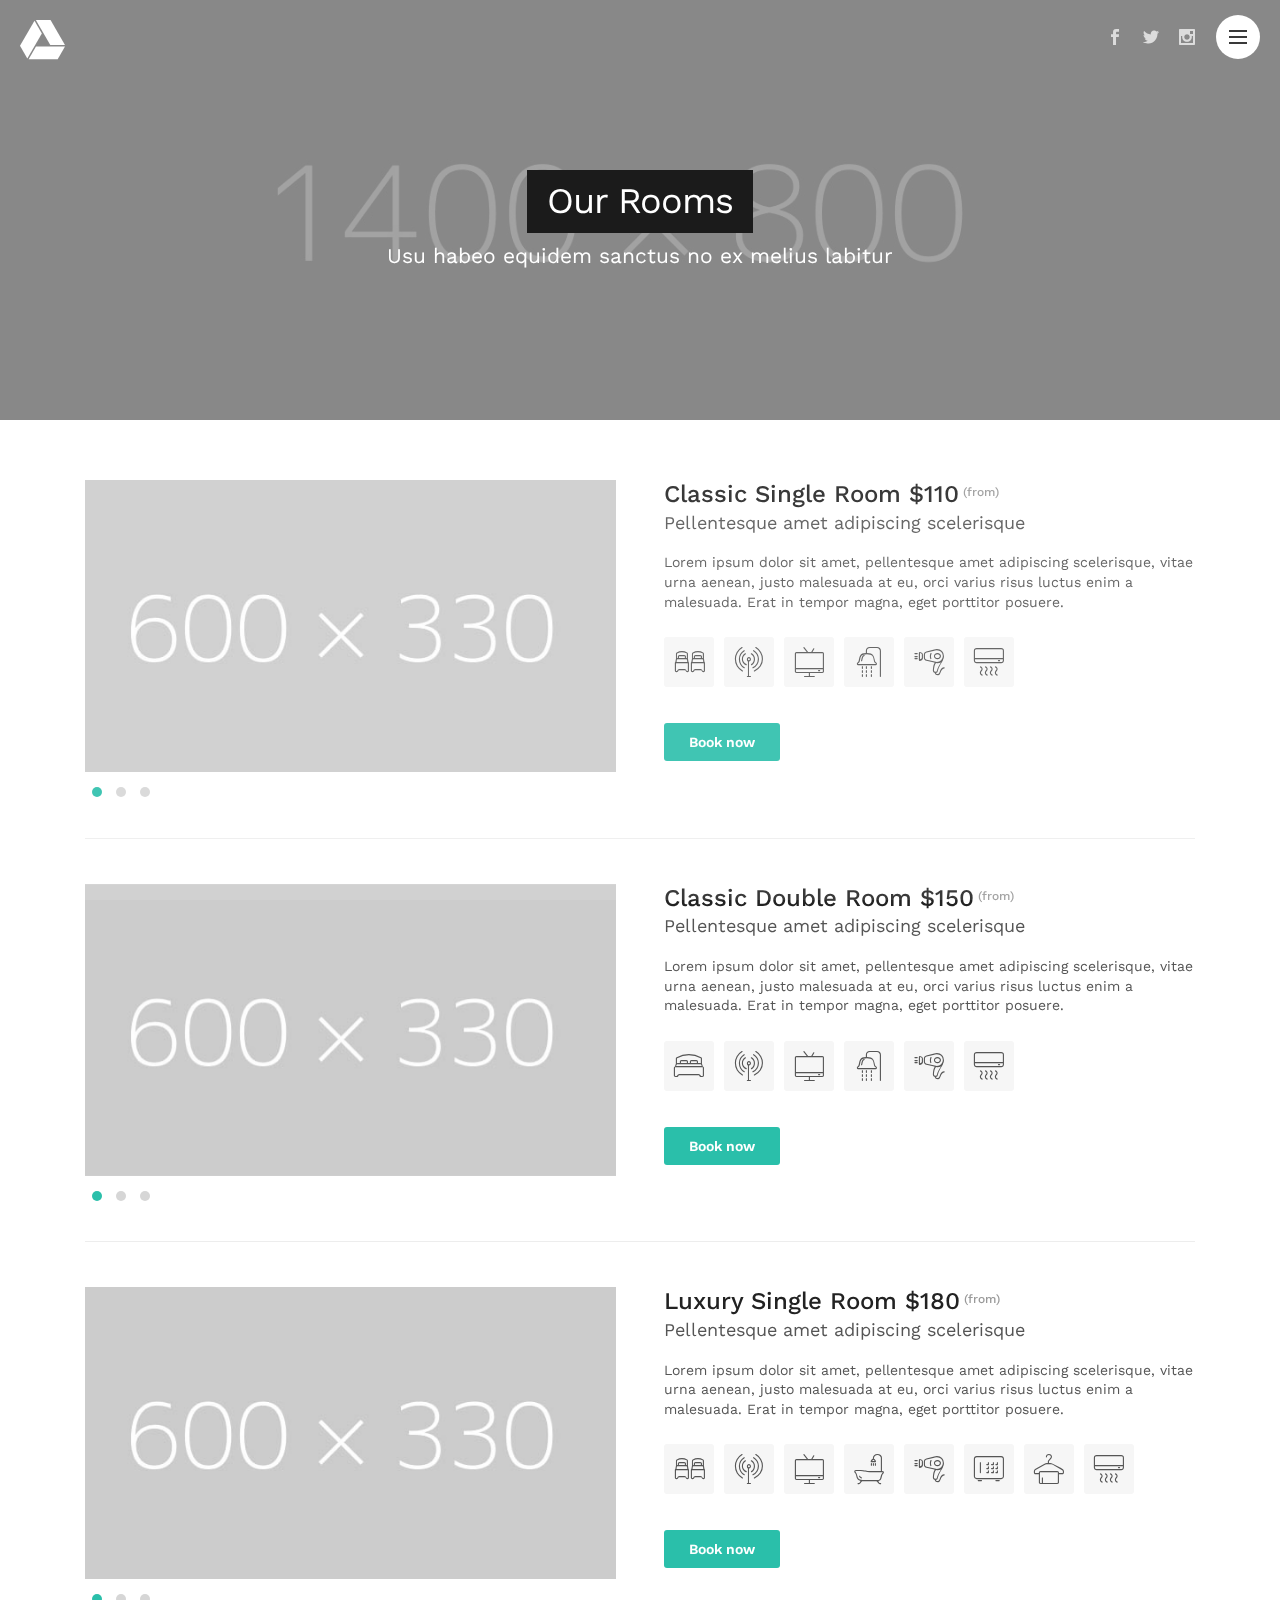
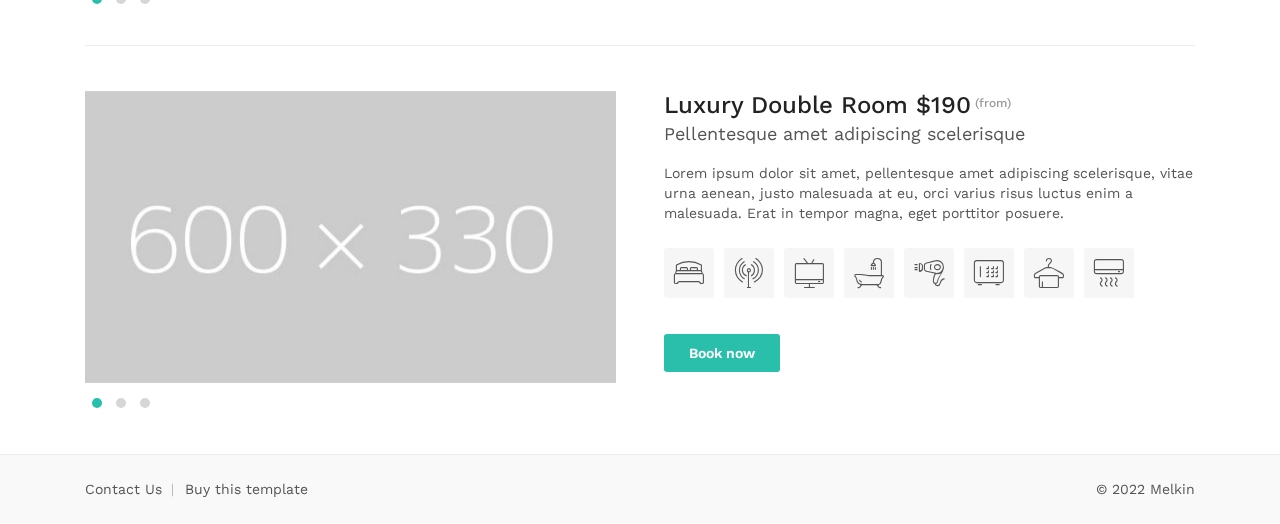
<file: about-hotel.html>
<!DOCTYPE html>
<html lang="en">

<head>
    <meta charset="utf-8">
    <meta http-equiv="X-UA-Compatible" content="IE=edge">
    <meta name="viewport" content="width=device-width, initial-scale=1, shrink-to-fit=no">
    <meta name="description" content="Effortless Reservations for Groups, From Start to Stay">
    <meta name="author" content="Ansonika">
    <title>ALFA Hotels | Group Hotel Booking Made Easy</title>

    <!-- Favicons-->
    <link rel="shortcut icon" href="img/favicon.ico" type="image/x-icon">
    <link rel="apple-touch-icon" type="image/x-icon" href="img/apple-touch-icon-57x57-precomposed.png">
    <link rel="apple-touch-icon" type="image/x-icon" sizes="72x72" href="img/apple-touch-icon-72x72-precomposed.png">
    <link rel="apple-touch-icon" type="image/x-icon" sizes="114x114" href="img/apple-touch-icon-114x114-precomposed.png">
    <link rel="apple-touch-icon" type="image/x-icon" sizes="144x144" href="img/apple-touch-icon-144x144-precomposed.png">

    <!-- GOOGLE WEB FONT -->
    <link href="https://fonts.googleapis.com/css?family=Work+Sans:300,400,500,600" rel="stylesheet">

    <!-- BASE CSS -->
    <link href="css/bootstrap.min.css" rel="stylesheet">
	<link href="css/menu.css" rel="stylesheet">
    <link href="css/style.css" rel="stylesheet">
	<link href="css/vendors.css" rel="stylesheet">

    <!-- YOUR CUSTOM CSS -->
    <link href="css/custom.css" rel="stylesheet">
	
	<!-- MODERNIZR MENU -->
	<script src="js/modernizr.js"></script>

</head>

<body>
	
	<div id="preloader">
		<div data-loader="circle-side"></div>
	</div><!-- /Preload -->
	
	<div id="loader_form">
		<div data-loader="circle-side-2"></div>
	</div><!-- /loader_form -->
	
	<header>
		<div class="container-fluid">
		    <div class="row">
                <div class="col-3">
                    <a href="index.html" id="logo"><img src="img/logo.svg" alt="" width="45" height="40"></a>
                </div>
                <div class="col-9">
					<div id="social">
						<ul>
							<li><a href="#0"><i class="social_facebook"></i></a></li>
							<li><a href="#0"><i class="social_twitter"></i></a></li>
							<li><a href="#0"><i class="social_instagram"></i></a></li>
						</ul>
					</div>
					<!-- /social -->
					<a href="#0" class="cd-nav-trigger">Menu<span class="cd-icon"></span></a>
					<!-- /menu button -->
                    <nav>
						<ul class="cd-primary-nav">
							<li><a href="index.html" class="animated_link">Home</a></li>
							<li><a href="about-hotel.html" class="animated_link">View Rooms</a></li>
							<li><a href="contact-hotel.html" class="animated_link">Contact Us</a></li>
							<li><a href="index-2.html" class="animated_link">Restaurant Version</a></li>
							<li><a href="index-3.html" class="animated_link">Spa Version</a></li>
						</ul>
					</nav>
					<!-- /menu -->
                </div>
            </div>
		</div>
		<!-- /container -->
	</header>
	<!-- /Header -->
	
	<section class="parallax_window_in" data-parallax="scroll" data-image-src="img/sub_header_hotel.jpg" data-natural-width="1400" data-natural-height="800">
		<div id="sub_content_in">
			<h1>Our Rooms</h1>
			<p>Usu habeo equidem sanctus no ex melius labitur</p>
		</div>
	</section>
	<!-- /section -->

	<main id="general_page">
		<div class="container margin_60_35">
			<div class="row">
				<div class="col-lg-6 pr-lg-4">
					<div class="owl-carousel owl-theme carousel_pic">
						<div class="item">
							<img src="img/room_1_1.jpg" alt="">
						</div>
						<div class="item">
							<img src="img/room_1_2.jpg" alt="">
						</div>
						<div class="item">
							<img src="img/room_1_3.jpg" alt="">
						</div>
					</div>
				</div>
				<div class="col-lg-6 pl-lg-4">
					<h4 class="styled">Classic Single Room <strong>$110</strong><sup> (from)</sup><span> Pellentesque amet adipiscing scelerisque</span></h4>
					<p>
						Lorem ipsum dolor sit amet, pellentesque amet adipiscing scelerisque, vitae urna aenean, justo malesuada at eu, orci varius risus luctus enim a malesuada. Erat in tempor magna, eget porttitor posuere.
					</p>
					<ul class="additional_info">
						<li><a href="javascript:void(0);" class="tooltip-1" data-placement="top" title="Single Bed"><i class=" icon-hotel-double_bed"></i></a></li>
						<li><a href="javascript:void(0);" class="tooltip-1" data-placement="top" title="Wifi"><i class="icon-hotel-wifi"></i></a></li>
						<li><a href="javascript:void(0);" class="tooltip-1" data-placement="top" title="Cable TV"><i class="icon-hotel-tv"></i></a></li>
						<li><a href="javascript:void(0);" class="tooltip-1" data-placement="top" title="Shower"><i class="icon-hotel-shower"></i></a></li>
						<li><a href="javascript:void(0);" class="tooltip-1" data-placement="top" title="Hairdryer"><i class="icon-hotel-hairdryer"></i></a></li>
						<li><a href="javascript:void(0);" class="tooltip-1" data-placement="top" title="Air Condition"><i class="icon-hotel-condition"></i></a></li>
					</ul>
					<a href="index.html" class="btn_1 add_bottom_10">Book now</a>
				</div>
			</div>
			<!-- /row -->
			<hr class="add_bottom_45">
			<div class="row">
				<div class="col-lg-6 pr-lg-4">
					<div class="owl-carousel owl-theme carousel_pic">
						<div class="item">
							<img src="img/room_2_1.jpg" alt="">
						</div>
						<div class="item">
							<img src="img/room_1_2.jpg" alt="">
						</div>
						<div class="item">
							<img src="img/room_1_3.jpg" alt="">
						</div>
					</div>
				</div>
				<div class="col-lg-6 pl-lg-4">
					<h4 class="styled">Classic Double Room <strong>$150</strong><sup> (from)</sup><span> Pellentesque amet adipiscing scelerisque</span></h4>
					<p>
						Lorem ipsum dolor sit amet, pellentesque amet adipiscing scelerisque, vitae urna aenean, justo malesuada at eu, orci varius risus luctus enim a malesuada. Erat in tempor magna, eget porttitor posuere.
					</p>
					<ul class="additional_info">
						<li><a href="javascript:void(0);" class="tooltip-1" data-placement="top" title="Double bed"><i class="icon-hotel-double_bed_2"></i></a></li>
						<li><a href="javascript:void(0);" class="tooltip-1" data-placement="top" title="Wifi"><i class="icon-hotel-wifi"></i></a></li>
						<li><a href="javascript:void(0);" class="tooltip-1" data-placement="top" title="Cable TV"><i class="icon-hotel-tv"></i></a></li>
						<li><a href="javascript:void(0);" class="tooltip-1" data-placement="top" title="Shower"><i class="icon-hotel-shower"></i></a></li>
						<li><a href="javascript:void(0);" class="tooltip-1" data-placement="top" title="Hairdryer"><i class="icon-hotel-hairdryer"></i></a></li>
						<li><a href="javascript:void(0);" class="tooltip-1" data-placement="top" title="Air Condition"><i class="icon-hotel-condition"></i></a></li>
					</ul>
					<a href="index.html" class="btn_1 add_bottom_10">Book now</a>
				</div>
			</div>
			<!-- /row -->
			<hr class="add_bottom_45">
			<div class="row">
				<div class="col-lg-6 pr-lg-4">
					<div class="owl-carousel owl-theme carousel_pic">
						<div class="item">
							<img src="img/room_3_1.jpg" alt="">
						</div>
						<div class="item">
							<img src="img/room_1_2.jpg" alt="">
						</div>
						<div class="item">
							<img src="img/room_1_3.jpg" alt="">
						</div>
					</div>
				</div>
				<div class="col-lg-6 pl-lg-4">
					<h4 class="styled">Luxury Single Room <strong>$180</strong><sup> (from)</sup><span> Pellentesque amet adipiscing scelerisque</span></h4>
					<p>
						Lorem ipsum dolor sit amet, pellentesque amet adipiscing scelerisque, vitae urna aenean, justo malesuada at eu, orci varius risus luctus enim a malesuada. Erat in tempor magna, eget porttitor posuere.
					</p>
					<ul class="additional_info">
						<li><a href="javascript:void(0);" class="tooltip-1" data-placement="top" title="Single Bed"><i class=" icon-hotel-double_bed"></i></a></li>
						<li><a href="javascript:void(0);" class="tooltip-1" data-placement="top" title="Wifi"><i class="icon-hotel-wifi"></i></a></li>
						<li><a href="javascript:void(0);" class="tooltip-1" data-placement="top" title="Cable TV"><i class="icon-hotel-tv"></i></a></li>
						<li><a href="javascript:void(0);" class="tooltip-1" data-placement="top" title="Bathtub"><i class="icon-hotel-bath"></i></a></li>
						<li><a href="javascript:void(0);" class="tooltip-1" data-placement="top" title="Hairdryer"><i class="icon-hotel-hairdryer"></i></a></li>
						<li><a href="javascript:void(0);" class="tooltip-1" data-placement="top" title="Safety box"><i class="icon-hotel-safety_box"></i></a></li>
						<li><a href="javascript:void(0);" class="tooltip-1" data-placement="top" title="Loundry"><i class="icon-hotel-loundry"></i></a></li>
						<li><a href="javascript:void(0);" class="tooltip-1" data-placement="top" title="Air condition"><i class="icon-hotel-condition"></i></a></li>
					</ul>
					<a href="index.html" class="btn_1 add_bottom_10">Book now</a>
				</div>
			</div>
			<!-- /row -->
			<hr class="add_bottom_45">
			<div class="row">
				<div class="col-lg-6 pr-lg-4">
					<div class="owl-carousel owl-theme carousel_pic">
						<div class="item">
							<img src="img/room_4_1.jpg" alt="">
						</div>
						<div class="item">
							<img src="img/room_1_2.jpg" alt="">
						</div>
						<div class="item">
							<img src="img/room_1_3.jpg" alt="">
						</div>
					</div>
				</div>
				<div class="col-lg-6 pl-lg-4">
					<h4 class="styled">Luxury Double Room <strong>$190</strong><sup> (from)</sup><span> Pellentesque amet adipiscing scelerisque</span></h4>
					<p>
						Lorem ipsum dolor sit amet, pellentesque amet adipiscing scelerisque, vitae urna aenean, justo malesuada at eu, orci varius risus luctus enim a malesuada. Erat in tempor magna, eget porttitor posuere.
					</p>
					<ul class="additional_info">
						<li><a href="javascript:void(0);" class="tooltip-1" data-placement="top" title="Double bed"><i class="icon-hotel-double_bed_2"></i></a></li>
						<li><a href="javascript:void(0);" class="tooltip-1" data-placement="top" title="Wifi"><i class="icon-hotel-wifi"></i></a></li>
						<li><a href="javascript:void(0);" class="tooltip-1" data-placement="top" title="Cable TV"><i class="icon-hotel-tv"></i></a></li>
						<li><a href="javascript:void(0);" class="tooltip-1" data-placement="top" title="Bathtub"><i class="icon-hotel-bath"></i></a></li>
						<li><a href="javascript:void(0);" class="tooltip-1" data-placement="top" title="Hairdryer"><i class="icon-hotel-hairdryer"></i></a></li>
						<li><a href="javascript:void(0);" class="tooltip-1" data-placement="top" title="Safety box"><i class="icon-hotel-safety_box"></i></a></li>
						<li><a href="javascript:void(0);" class="tooltip-1" data-placement="top" title="Loundry"><i class="icon-hotel-loundry"></i></a></li>
						<li><a href="javascript:void(0);" class="tooltip-1" data-placement="top" title="Air condition"><i class="icon-hotel-condition"></i></a></li>
					</ul>
					<a href="index.html" class="btn_1 add_bottom_10">Book now</a>
				</div>
			</div>
			<!-- /row -->
		</div>
		<!-- 7container -->
	</main>
	
	<footer class="clearfix">
		<div class="container">
			<ul>
				<li><a href="contact-hotel.html" class="animated_link">Contact Us</a></li>
				<li><a href="#0" class="animated_link">Buy this template</a></li>
			</ul>
			<p>© 2022 Melkin</p>
		</div>
	</footer>
	<!-- end footer-->

	<div class="cd-overlay-nav">
		<span></span>
	</div>
	<!-- /cd-overlay-nav -->

	<div class="cd-overlay-content">
		<span></span>
	</div>
	<!-- /cd-overlay-content -->
	
	<!-- COMMON SCRIPTS -->
	<script src="js/jquery-3.7.1.min.js"></script>
    <script src="js/common_scripts.min.js"></script>
	<script src="js/velocity.min.js"></script>
	<script src="js/functions.js"></script>

</body>
</html>
</file>
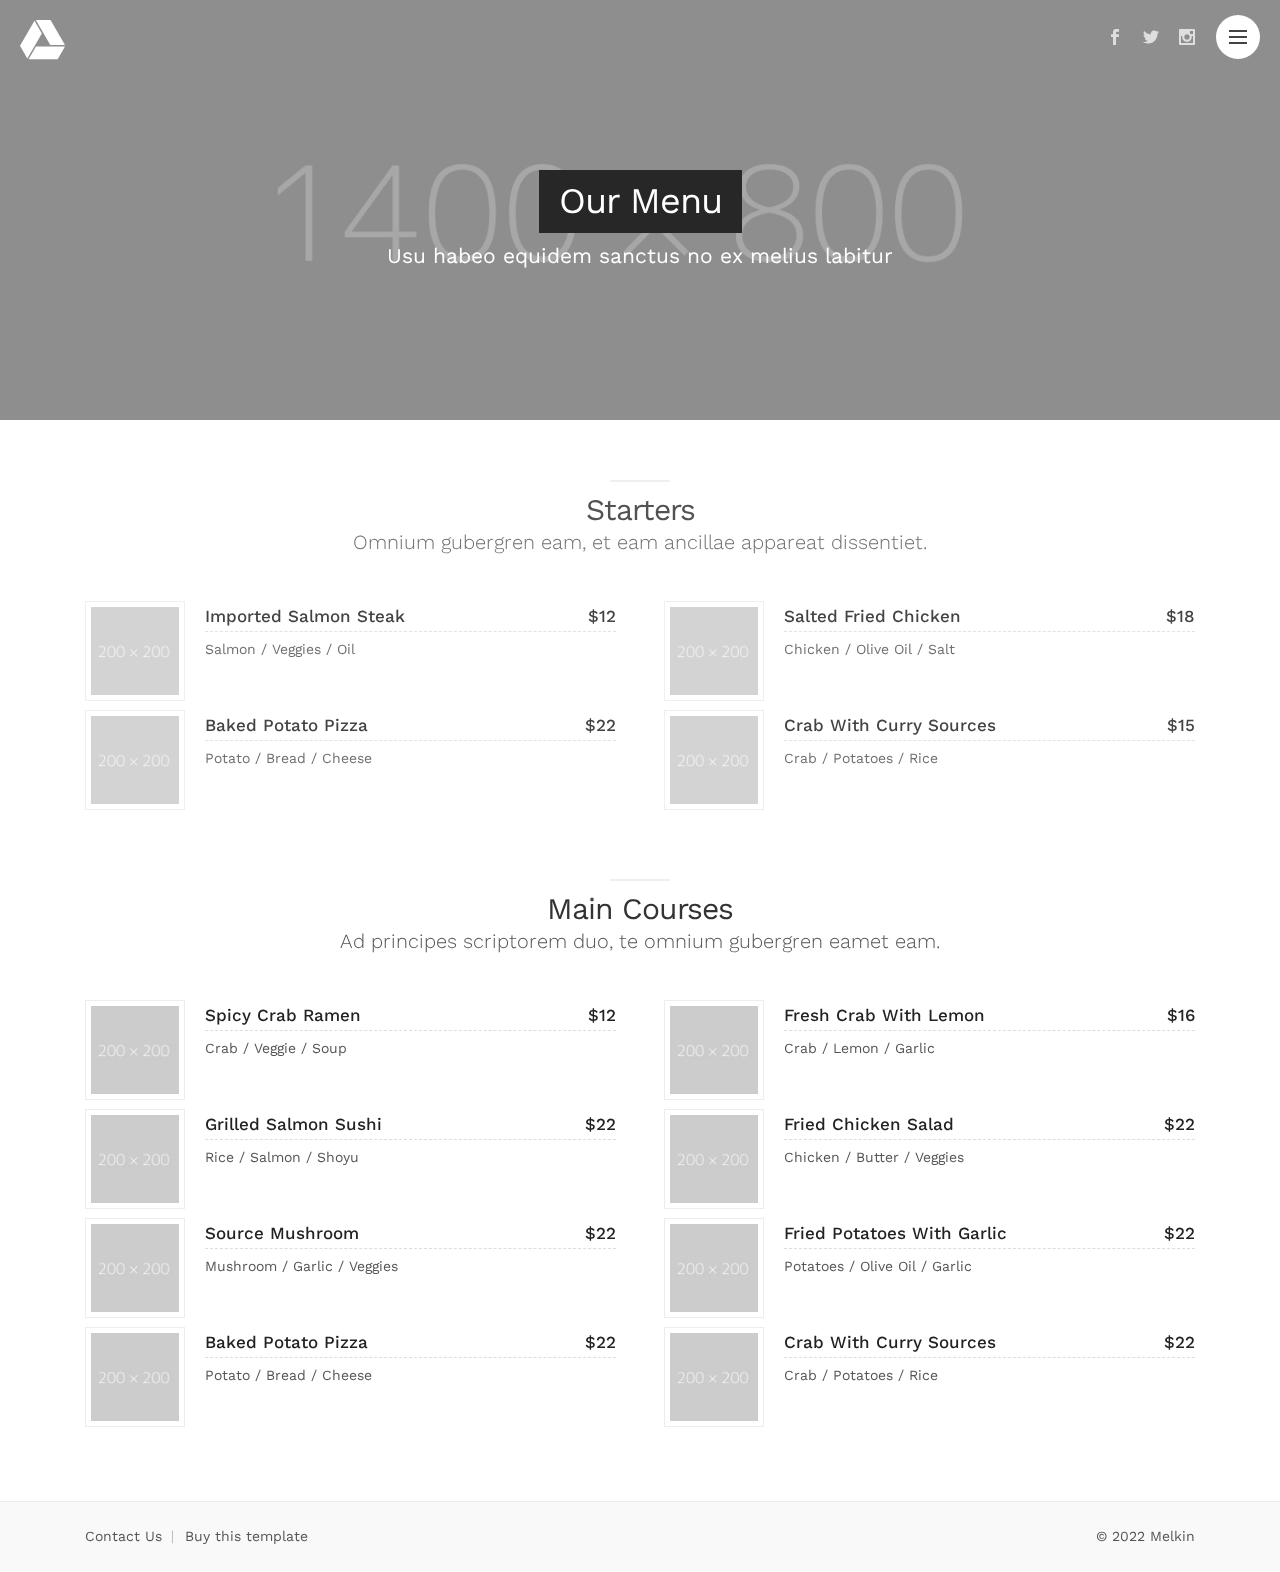
<file: about-restaurant.html>
<!DOCTYPE html>
<html lang="en">

<head>
    <meta charset="utf-8">
    <meta http-equiv="X-UA-Compatible" content="IE=edge">
    <meta name="viewport" content="width=device-width, initial-scale=1, shrink-to-fit=no">
    <meta name="description" content="Melkin, Booking and Reservation form Wizard by Ansonika.">
    <meta name="author" content="Ansonika">
    <title>Melkin | The booking form Wizard</title>

    <!-- Favicons-->
    <link rel="shortcut icon" href="img/favicon.ico" type="image/x-icon">
    <link rel="apple-touch-icon" type="image/x-icon" href="img/apple-touch-icon-57x57-precomposed.png">
    <link rel="apple-touch-icon" type="image/x-icon" sizes="72x72" href="img/apple-touch-icon-72x72-precomposed.png">
    <link rel="apple-touch-icon" type="image/x-icon" sizes="114x114" href="img/apple-touch-icon-114x114-precomposed.png">
    <link rel="apple-touch-icon" type="image/x-icon" sizes="144x144" href="img/apple-touch-icon-144x144-precomposed.png">

    <!-- GOOGLE WEB FONT -->
    <link href="https://fonts.googleapis.com/css?family=Work+Sans:300,400,500,600" rel="stylesheet">

    <!-- BASE CSS -->
    <link href="css/bootstrap.min.css" rel="stylesheet">
	<link href="css/menu.css" rel="stylesheet">
    <link href="css/style.css" rel="stylesheet">
	<link href="css/vendors.css" rel="stylesheet">

    <!-- YOUR CUSTOM CSS -->
    <link href="css/custom.css" rel="stylesheet">
	
	<!-- MODERNIZR MENU -->
	<script src="js/modernizr.js"></script>

</head>

<body>
	
	<div id="preloader">
		<div data-loader="circle-side"></div>
	</div><!-- /Preload -->
	
	<div id="loader_form">
		<div data-loader="circle-side-2"></div>
	</div><!-- /loader_form -->
	
	<header>
		<div class="container-fluid">
		    <div class="row">
                <div class="col-3">
                    <a href="index-2.html" id="logo"><img src="img/logo.svg" alt="" width="45" height="40"></a>
                </div>
                <div class="col-9">
					<div id="social">
						<ul>
							<li><a href="#0"><i class="social_facebook"></i></a></li>
							<li><a href="#0"><i class="social_twitter"></i></a></li>
							<li><a href="#0"><i class="social_instagram"></i></a></li>
						</ul>
					</div>
					<!-- /social -->
					<a href="#0" class="cd-nav-trigger">Menu<span class="cd-icon"></span></a>
					<!-- /menu button -->
                    <nav>
						<ul class="cd-primary-nav">
							<li><a href="index-2.html" class="animated_link">Home</a></li>
							<li><a href="about-restaurant.html" class="animated_link">View Menu</a></li>
							<li><a href="contact-restaurant.html" class="animated_link">Contact Us</a></li>
							<li><a href="index.html" class="animated_link">Hotel Version</a></li>
							<li><a href="index-3.html" class="animated_link">Spa Version</a></li>
						</ul>
					</nav>
					<!-- /menu -->
                </div>
            </div>
		</div>
		<!-- /container -->
	</header>
	<!-- /Header -->
	
	<section class="parallax_window_in" data-parallax="scroll" data-image-src="img/sub_header_restaurant.jpg" data-natural-width="1400" data-natural-height="800">
		<div id="sub_content_in">
			<h1>Our Menu</h1>
			<p>Usu habeo equidem sanctus no ex melius labitur</p>
		</div>
	</section>
	<!-- /section -->

	<main id="general_page">
		<div class="container margin_60_35">
			<div class="main_title">
				<span></span>
				<h2>Starters</h2>
				<p>
					Omnium gubergren eam, et eam ancillae appareat dissentiet.
				</p>
			</div>
			<div class="row add_bottom_60">
				<div class="col-lg-6 pr-lg-4">
					<ul class="menu_list">
						<li>
							<div class="thumb"><img src="img/menu_list_1.jpg" alt=""></div>
							<h3>Imported Salmon Steak <span>$12</span></h3>
							<p>Salmon / Veggies / Oil</p>
						</li>
						<li>
							<div class="thumb"><img src="img/menu_list_2.jpg" alt=""></div>
							<h3>Baked Potato Pizza <span>$22</span></h3>
							<p>Potato / Bread / Cheese</p>
						</li>
					</ul>
				</div>
				<div class="col-md-6 pl-lg-4">
					<ul class="menu_list">
						<li>
							<div class="thumb"><img src="img/menu_list_3.jpg" alt=""></div>
							<h3>Salted Fried Chicken <span>$18</span></h3>
							<p>Chicken / Olive Oil / Salt</p>
						</li>
						<li>
							<div class="thumb"><img src="img/menu_list_4.jpg" alt=""></div>
							<h3>Crab With Curry Sources <span>$15</span></h3>
							<p>Crab / Potatoes / Rice</p>
						</li>
					</ul>
				</div>
			</div><!-- End row -->

			<div class="main_title">
				<span></span>
				<h2>Main Courses</h2>
				<p>
					Ad principes scriptorem duo, te omnium gubergren eamet eam.
				</p>
			</div>
			<div class="row add_bottom_30">
				<div class="col-lg-6 pr-lg-4">
					<ul class="menu_list">
						<li>
							<div class="thumb"><img src="img/menu_list_5.jpg" alt=""></div>
							<h3>Spicy Crab Ramen <span>$12</span></h3>
							<p>Crab / Veggie / Soup</p>
						</li>
						<li>
							<div class="thumb"><img src="img/menu_list_6.jpg" alt=""></div>
							<h3>Grilled Salmon Sushi <span>$22</span></h3>
							<p>Rice / Salmon / Shoyu</p>
						</li>
						<li>
							<div class="thumb"><img src="img/menu_list_7.jpg" alt=""></div>
							<h3>Source Mushroom <span>$22</span></h3>
							<p>Mushroom / Garlic / Veggies</p>
						</li>
						<li>
							<div class="thumb"><img src="img/menu_list_8.jpg" alt=""></div>
							<h3>Baked Potato Pizza <span>$22</span></h3>
							<p>Potato / Bread / Cheese</p>
						</li>
					</ul>
				</div>
				<div class="col-lg-6 pl-lg-4">
					<ul class="menu_list">
						<li>
							<div class="thumb"><img src="img/menu_list_9.jpg" alt=""></div>
							<h3>Fresh Crab With Lemon <span>$16</span></h3>
							<p>Crab / Lemon / Garlic</p>
						</li>
						<li>
							<div class="thumb"><img src="img/menu_list_10.jpg" alt=""></div>
							<h3>Fried Chicken Salad <span>$22</span></h3>
							<p>Chicken / Butter / Veggies</p>
						</li>
						<li>
							<div class="thumb"><img src="img/menu_list_11.jpg" alt=""></div>
							<h3>Fried Potatoes With Garlic <span>$22</span></h3>
							<p>Potatoes / Olive Oil / Garlic</p>
						</li>
						<li>
							<div class="thumb"><img src="img/menu_list_12.jpg" alt=""></div>
							<h3>Crab With Curry Sources <span>$22</span></h3>
							<p>Crab / Potatoes / Rice</p>
						</li>
					</ul>
				</div>
			</div><!-- End row -->
		</div>
		<!-- /container -->
	</main>
	
	<footer class="clearfix">
		<div class="container">
			<ul>
				<li><a href="contact-restaurant.html" class="animated_link">Contact Us</a></li>
				<li><a href="#0" class="animated_link">Buy this template</a></li>
			</ul>
			<p>© 2022 Melkin</p>
		</div>
	</footer>
	<!-- end footer-->

	<div class="cd-overlay-nav">
		<span></span>
	</div>
	<!-- /cd-overlay-nav -->

	<div class="cd-overlay-content">
		<span></span>
	</div>
	<!-- /cd-overlay-content -->
	
	<!-- COMMON SCRIPTS -->
	<script src="js/jquery-3.7.1.min.js"></script>
    <script src="js/common_scripts.min.js"></script>
	<script src="js/velocity.min.js"></script>
	<script src="js/functions.js"></script>

</body>
</html>
</file>
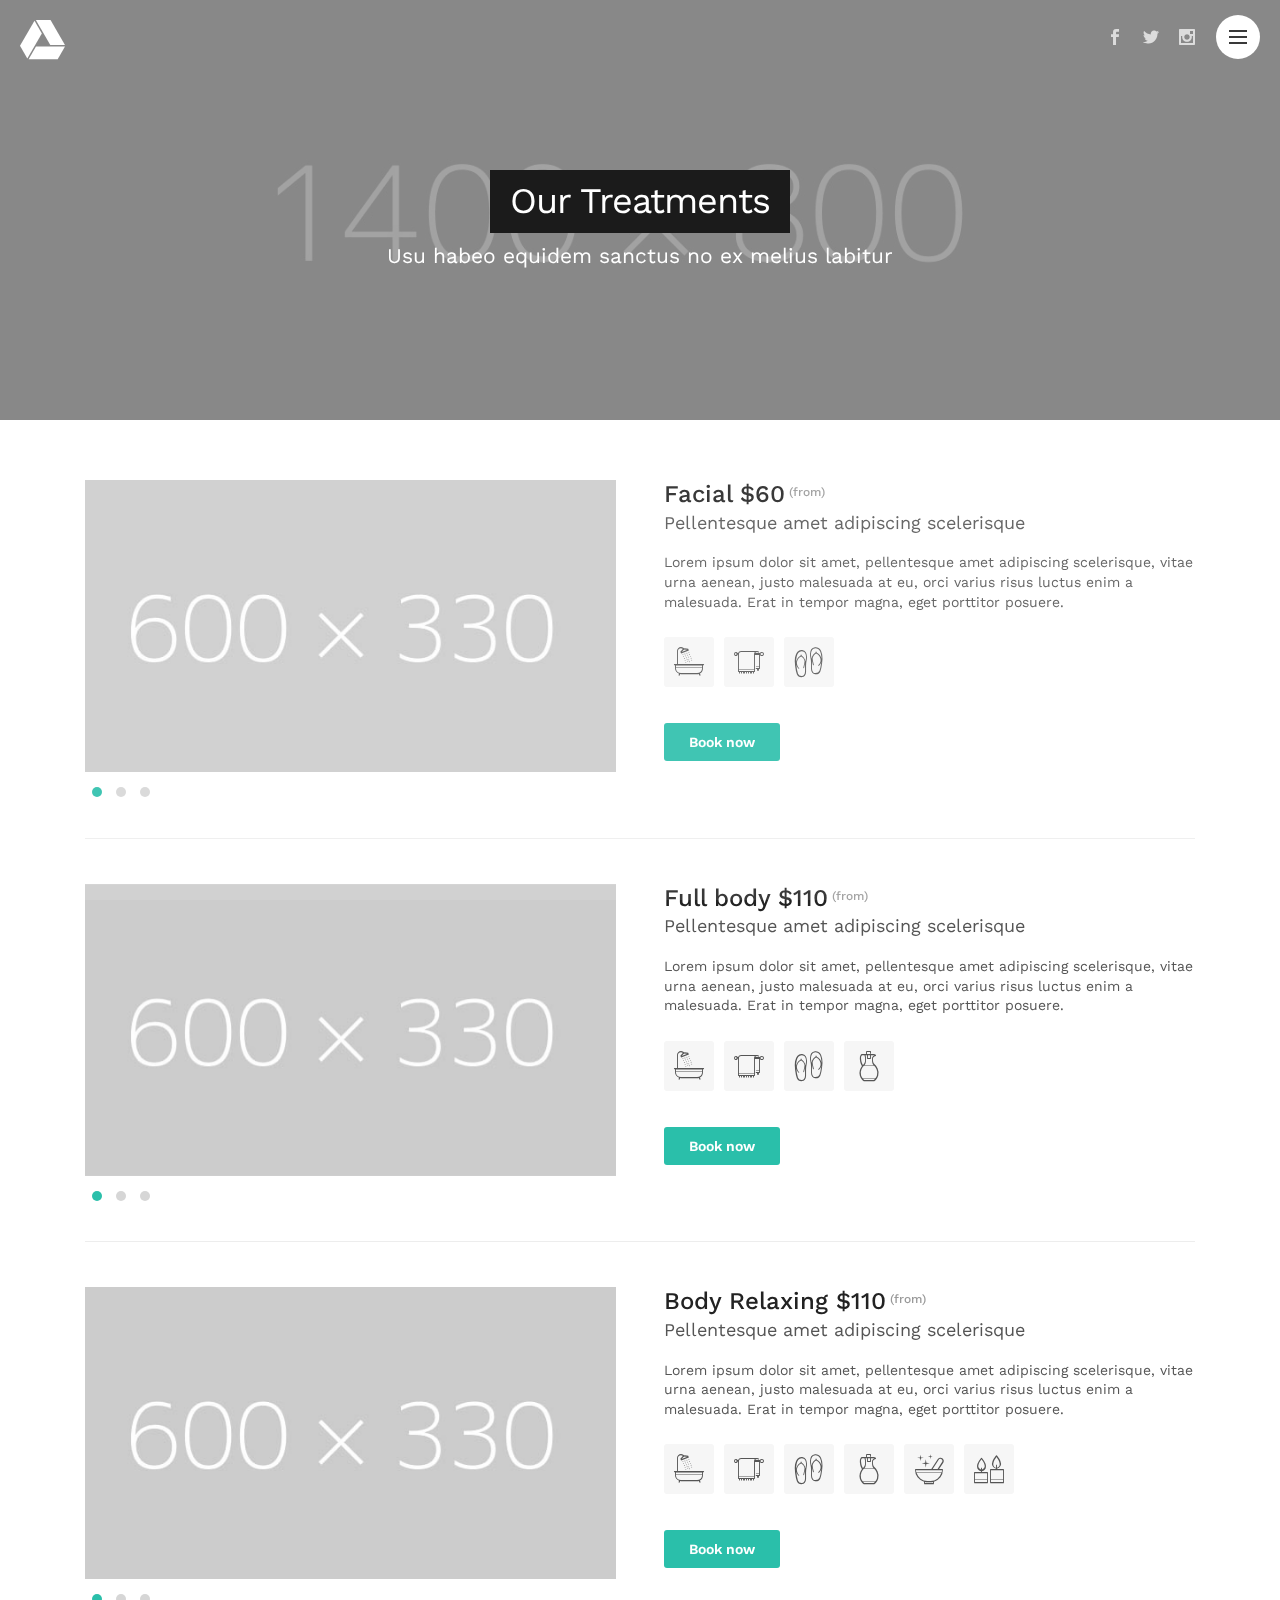
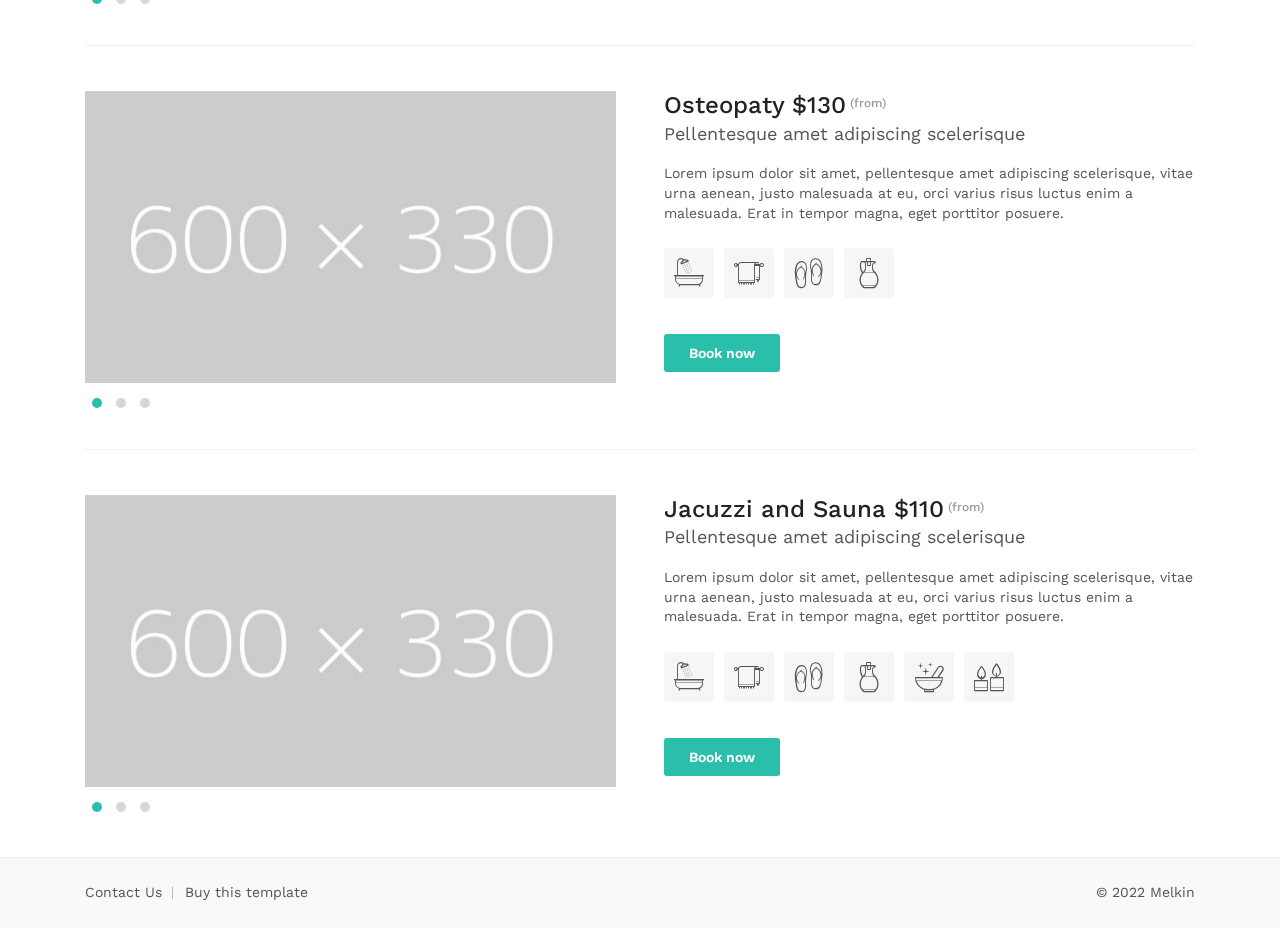
<file: about-spa.html>
<!DOCTYPE html>
<html lang="en">

<head>
    <meta charset="utf-8">
    <meta http-equiv="X-UA-Compatible" content="IE=edge">
    <meta name="viewport" content="width=device-width, initial-scale=1, shrink-to-fit=no">
    <meta name="description" content="Melkin, Booking and Reservation form Wizard by Ansonika.">
    <meta name="author" content="Ansonika">
    <title>Melkin | The booking form Wizard</title>

    <!-- Favicons-->
    <link rel="shortcut icon" href="img/favicon.ico" type="image/x-icon">
    <link rel="apple-touch-icon" type="image/x-icon" href="img/apple-touch-icon-57x57-precomposed.png">
    <link rel="apple-touch-icon" type="image/x-icon" sizes="72x72" href="img/apple-touch-icon-72x72-precomposed.png">
    <link rel="apple-touch-icon" type="image/x-icon" sizes="114x114" href="img/apple-touch-icon-114x114-precomposed.png">
    <link rel="apple-touch-icon" type="image/x-icon" sizes="144x144" href="img/apple-touch-icon-144x144-precomposed.png">

    <!-- GOOGLE WEB FONT -->
    <link href="https://fonts.googleapis.com/css?family=Work+Sans:300,400,500,600" rel="stylesheet">

    <!-- BASE CSS -->
    <link href="css/bootstrap.min.css" rel="stylesheet">
	<link href="css/menu.css" rel="stylesheet">
    <link href="css/style.css" rel="stylesheet">
	<link href="css/vendors.css" rel="stylesheet">

    <!-- YOUR CUSTOM CSS -->
    <link href="css/custom.css" rel="stylesheet">
	
	<!-- MODERNIZR MENU -->
	<script src="js/modernizr.js"></script>

</head>

<body>
	
	<div id="preloader">
		<div data-loader="circle-side"></div>
	</div><!-- /Preload -->
	
	<div id="loader_form">
		<div data-loader="circle-side-2"></div>
	</div><!-- /loader_form -->
	
	<header>
		<div class="container-fluid">
		    <div class="row">
                <div class="col-3">
                    <a href="index-3.html" id="logo"><img src="img/logo.svg" alt="" width="45" height="40"></a>
                </div>
                <div class="col-9">
					<div id="social">
						<ul>
							<li><a href="#0"><i class="social_facebook"></i></a></li>
							<li><a href="#0"><i class="social_twitter"></i></a></li>
							<li><a href="#0"><i class="social_instagram"></i></a></li>
						</ul>
					</div>
					<!-- /social -->
					<a href="#0" class="cd-nav-trigger">Menu<span class="cd-icon"></span></a>
					<!-- /menu button -->
                    <nav>
						<ul class="cd-primary-nav">
							<li><a href="index-3.html" class="animated_link">Home</a></li>
							<li><a href="about-spa.html" class="animated_link">View Treatments</a></li>
							<li><a href="contact-spa.html" class="animated_link">Contact Us</a></li>
							<li><a href="index.html" class="animated_link">Hotel Version</a></li>
							<li><a href="index-2.html" class="animated_link">Restaurant Version</a></li>
						</ul>
					</nav>
					<!-- /menu -->
                </div>
            </div>
		</div>
		<!-- /container -->
	</header>
	<!-- /Header -->
	
	<section class="parallax_window_in" data-parallax="scroll" data-image-src="img/sub_header_spa.jpg" data-natural-width="1400" data-natural-height="800">
		<div id="sub_content_in">
			<h1>Our Treatments</h1>
			<p>Usu habeo equidem sanctus no ex melius labitur</p>
		</div>
	</section>
	<!-- /section -->

	<main id="general_page">
		<div class="container margin_60_35">
			<div class="row">
				<div class="col-lg-6 pr-lg-4">
					<div class="owl-carousel owl-theme carousel_pic">
						<div class="item">
							<img src="img/spa_1_1.jpg" alt="">
						</div>
						<div class="item">
							<img src="img/spa_1_2.jpg" alt="">
						</div>
						<div class="item">
							<img src="img/spa_1_3.jpg" alt="">
						</div>
					</div>
				</div>
				<div class="col-lg-6 pl-lg-4">
					<h4 class="styled">Facial <strong>$60</strong><sup> (from)</sup><span> Pellentesque amet adipiscing scelerisque</span></h4>
					<p>
						Lorem ipsum dolor sit amet, pellentesque amet adipiscing scelerisque, vitae urna aenean, justo malesuada at eu, orci varius risus luctus enim a malesuada. Erat in tempor magna, eget porttitor posuere.
					</p>
					<ul class="additional_info">
						<li><a href="javascript:void(0);" class="tooltip-1" data-placement="top" title="Shower available"><i class="icon-spa-shower"></i></a></li>
						<li><a href="javascript:void(0);" class="tooltip-1" data-placement="top" title="Towels available"><i class="icon-spa-towels"></i></a></li>
						<li><a href="javascript:void(0);" class="tooltip-1" data-placement="top" title="Slippers"><i class="icon-spa-dress"></i></a></li>
					</ul>
					<a href="index-3.html" class="btn_1 add_bottom_10">Book now</a>
				</div>
			</div>
			<!-- /row -->
			<hr class="add_bottom_45">
			<div class="row">
				<div class="col-lg-6 pr-lg-4">
					<div class="owl-carousel owl-theme carousel_pic">
						<div class="item">
							<img src="img/spa_2_1.jpg" alt="">
						</div>
						<div class="item">
							<img src="img/spa_2_1.jpg" alt="">
						</div>
						<div class="item">
							<img src="img/spa_2_1.jpg" alt="">
						</div>
					</div>
				</div>
				<div class="col-lg-6 pl-lg-4">
					<h4 class="styled">Full body <strong>$110</strong><sup> (from)</sup><span> Pellentesque amet adipiscing scelerisque</span></h4>
					<p>
						Lorem ipsum dolor sit amet, pellentesque amet adipiscing scelerisque, vitae urna aenean, justo malesuada at eu, orci varius risus luctus enim a malesuada. Erat in tempor magna, eget porttitor posuere.
					</p>
					<ul class="additional_info">
						<li><a href="javascript:void(0);" class="tooltip-1" data-placement="top" title="Shower available"><i class="icon-spa-shower"></i></a></li>
						<li><a href="javascript:void(0);" class="tooltip-1" data-placement="top" title="Towels available"><i class="icon-spa-towels"></i></a></li>
						<li><a href="javascript:void(0);" class="tooltip-1" data-placement="top" title="Slippers"><i class="icon-spa-dress"></i></a></li>
						<li><a href="javascript:void(0);" class="tooltip-1" data-placement="top" title="Massage oil"><i class="icon-spa-oil"></i></a></li>
					</ul>
					<a href="index-3.html" class="btn_1 add_bottom_10">Book now</a>
				</div>
			</div>
			<!-- /row -->
			<hr class="add_bottom_45">
			<div class="row">
				<div class="col-lg-6 pr-lg-4">
					<div class="owl-carousel owl-theme carousel_pic">
						<div class="item">
							<img src="img/spa_3_1.jpg" alt="">
						</div>
						<div class="item">
							<img src="img/spa_3_1.jpg" alt="">
						</div>
						<div class="item">
							<img src="img/spa_3_1.jpg" alt="">
						</div>
					</div>
				</div>
				<div class="col-lg-6 pl-lg-4">
					<h4 class="styled">Body Relaxing <strong>$110</strong><sup> (from)</sup><span> Pellentesque amet adipiscing scelerisque</span></h4>
					<p>
						Lorem ipsum dolor sit amet, pellentesque amet adipiscing scelerisque, vitae urna aenean, justo malesuada at eu, orci varius risus luctus enim a malesuada. Erat in tempor magna, eget porttitor posuere.
					</p>
					<ul class="additional_info">
						<li><a href="javascript:void(0);" class="tooltip-1" data-placement="top" title="Shower available"><i class="icon-spa-shower"></i></a></li>
						<li><a href="javascript:void(0);" class="tooltip-1" data-placement="top" title="Towels available"><i class="icon-spa-towels"></i></a></li>
						<li><a href="javascript:void(0);" class="tooltip-1" data-placement="top" title="Slippers"><i class="icon-spa-dress"></i></a></li>
						<li><a href="javascript:void(0);" class="tooltip-1" data-placement="top" title="Massage oil"><i class="icon-spa-oil"></i></a></li>
						<li><a href="javascript:void(0);" class="tooltip-1" data-placement="top" title="Tisane"><i class="icon-spa-tisane"></i></a></li>
						<li><a href="javascript:void(0);" class="tooltip-1" data-placement="top" title="Candles"><i class="icon-spa-candles"></i></a></li>
					</ul>
					<a href="index-3.html" class="btn_1 add_bottom_10">Book now</a>
				</div>
			</div>
			<!-- /row -->
			<hr class="add_bottom_45">
			<div class="row">
				<div class="col-lg-6 pr-lg-4">
					<div class="owl-carousel owl-theme carousel_pic">
						<div class="item">
							<img src="img/spa_4_1.jpg" alt="">
						</div>
						<div class="item">
							<img src="img/spa_4_1.jpg" alt="">
						</div>
						<div class="item">
							<img src="img/spa_4_1.jpg" alt="">
						</div>
					</div>
				</div>
				<div class="col-lg-6 pl-lg-4">
					<h4 class="styled">Osteopaty <strong>$130</strong><sup> (from)</sup><span> Pellentesque amet adipiscing scelerisque</span></h4>
					<p>
						Lorem ipsum dolor sit amet, pellentesque amet adipiscing scelerisque, vitae urna aenean, justo malesuada at eu, orci varius risus luctus enim a malesuada. Erat in tempor magna, eget porttitor posuere.
					</p>
					<ul class="additional_info">
						<li><a href="javascript:void(0);" class="tooltip-1" data-placement="top" title="Shower available"><i class="icon-spa-shower"></i></a></li>
						<li><a href="javascript:void(0);" class="tooltip-1" data-placement="top" title="Towels available"><i class="icon-spa-towels"></i></a></li>
						<li><a href="javascript:void(0);" class="tooltip-1" data-placement="top" title="Slippers"><i class="icon-spa-dress"></i></a></li>
						<li><a href="javascript:void(0);" class="tooltip-1" data-placement="top" title="Massage oil"><i class="icon-spa-oil"></i></a></li>
					</ul>
					<a href="index-3.html" class="btn_1 add_bottom_10">Book now</a>
				</div>
			</div>
			<!-- /row -->
			<hr class="add_bottom_45">
			<div class="row">
				<div class="col-lg-6 pr-lg-4">
					<div class="owl-carousel owl-theme carousel_pic">
						<div class="item">
							<img src="img/spa_5_1.jpg" alt="">
						</div>
						<div class="item">
							<img src="img/spa_5_1.jpg" alt="">
						</div>
						<div class="item">
							<img src="img/spa_5_1.jpg" alt="">
						</div>
					</div>
				</div>
				<div class="col-lg-6 pl-lg-4">
					<h4 class="styled">Jacuzzi and Sauna <strong>$110</strong><sup> (from)</sup><span> Pellentesque amet adipiscing scelerisque</span></h4>
					<p>
						Lorem ipsum dolor sit amet, pellentesque amet adipiscing scelerisque, vitae urna aenean, justo malesuada at eu, orci varius risus luctus enim a malesuada. Erat in tempor magna, eget porttitor posuere.
					</p>
					<ul class="additional_info">
						<li><a href="javascript:void(0);" class="tooltip-1" data-placement="top" title="Shower available"><i class="icon-spa-shower"></i></a></li>
						<li><a href="javascript:void(0);" class="tooltip-1" data-placement="top" title="Towels available"><i class="icon-spa-towels"></i></a></li>
						<li><a href="javascript:void(0);" class="tooltip-1" data-placement="top" title="Slippers"><i class="icon-spa-dress"></i></a></li>
						<li><a href="javascript:void(0);" class="tooltip-1" data-placement="top" title="Massage oil"><i class="icon-spa-oil"></i></a></li>
						<li><a href="javascript:void(0);" class="tooltip-1" data-placement="top" title="Tisane"><i class="icon-spa-tisane"></i></a></li>
						<li><a href="javascript:void(0);" class="tooltip-1" data-placement="top" title="Candles"><i class="icon-spa-candles"></i></a></li>
					</ul>
					<a href="index-3.html" class="btn_1 add_bottom_10">Book now</a>
				</div>
			</div>
			<!-- /row -->
		</div>
		<!-- /container -->
	</main>
	
	<footer class="clearfix">
		<div class="container">
			<ul>
				<li><a href="contact-spa.html" class="animated_link">Contact Us</a></li>
				<li><a href="#0" class="animated_link">Buy this template</a></li>
			</ul>
			<p>© 2022 Melkin</p>
		</div>
	</footer>
	<!-- end footer-->

	<div class="cd-overlay-nav">
		<span></span>
	</div>
	<!-- /cd-overlay-nav -->

	<div class="cd-overlay-content">
		<span></span>
	</div>
	<!-- /cd-overlay-content -->
	
	<!-- COMMON SCRIPTS -->
	<script src="js/jquery-3.7.1.min.js"></script>
    <script src="js/common_scripts.min.js"></script>
	<script src="js/velocity.min.js"></script>
	<script src="js/functions.js"></script>

</body>
</html>
</file>
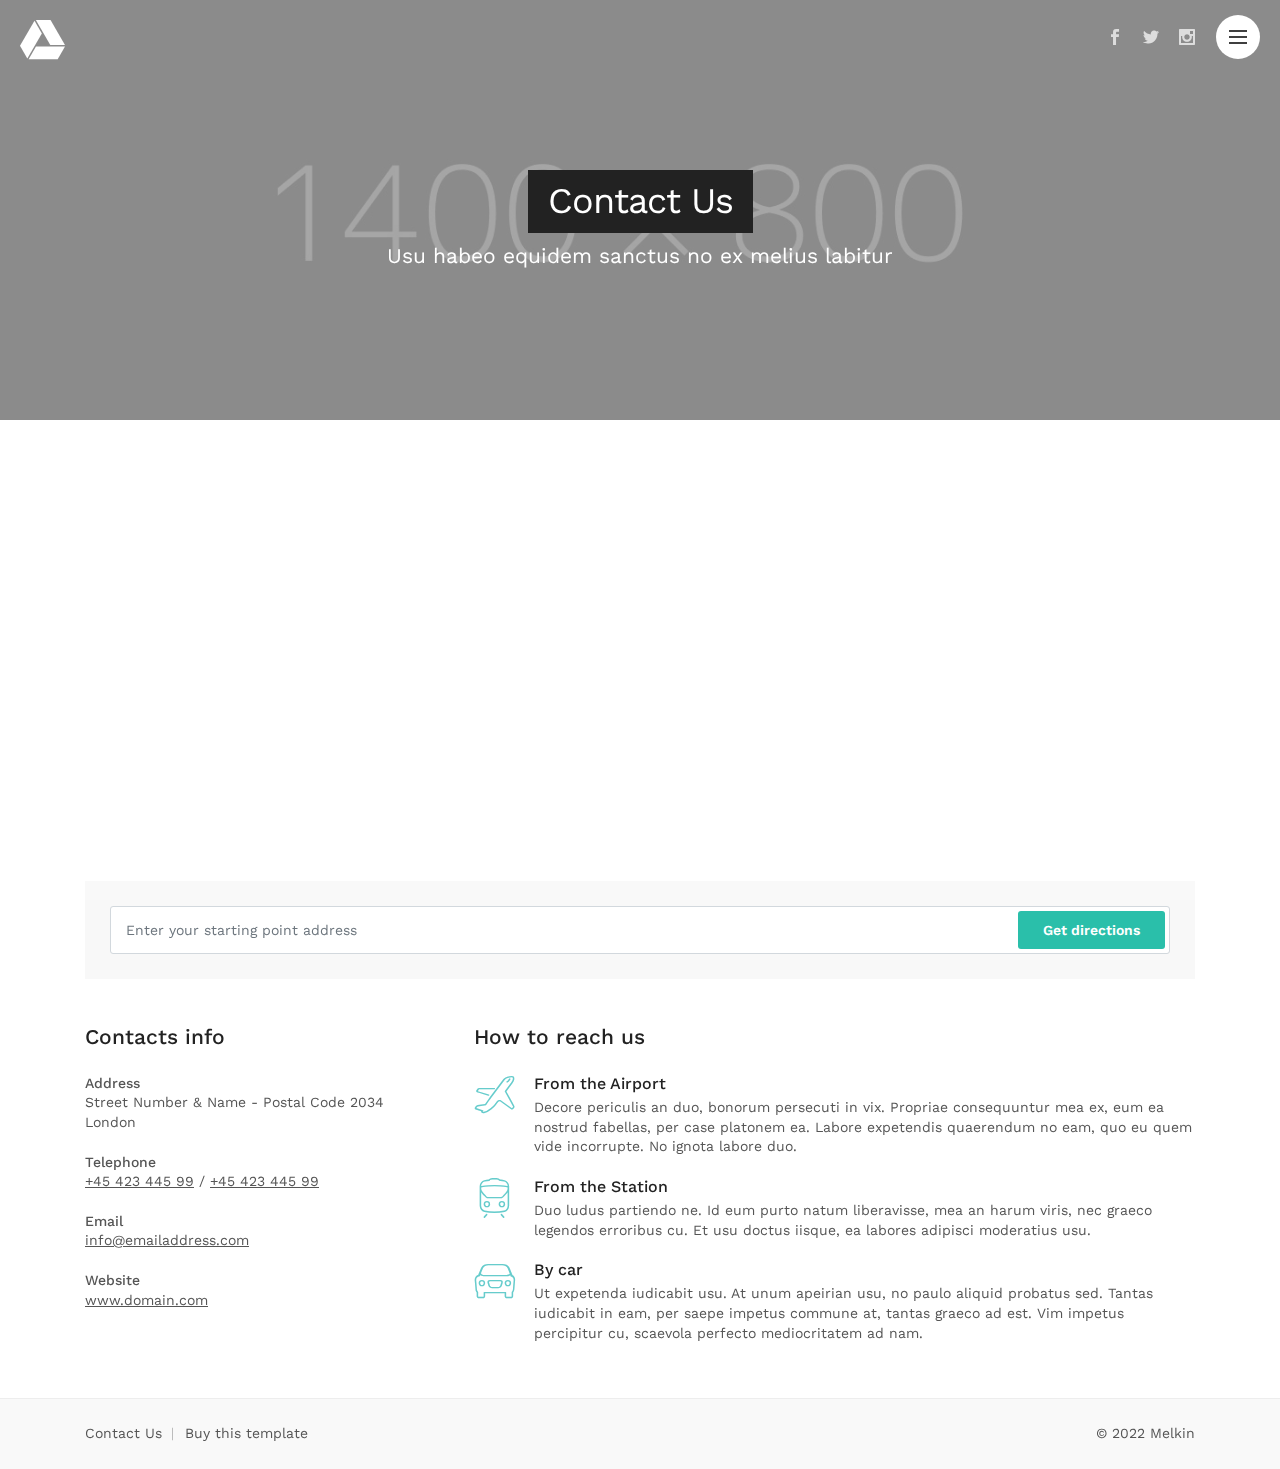
<file: contact-hotel.html>
<!DOCTYPE html>
<html lang="en">

<head>
    <meta charset="utf-8">
    <meta http-equiv="X-UA-Compatible" content="IE=edge">
    <meta name="viewport" content="width=device-width, initial-scale=1, shrink-to-fit=no">
    <meta name="description" content="Melkin, Booking and Reservation form Wizard by Ansonika.">
    <meta name="author" content="Ansonika">
    <title>Melkin | The booking form Wizard</title>

    <!-- Favicons-->
    <link rel="shortcut icon" href="img/favicon.ico" type="image/x-icon">
    <link rel="apple-touch-icon" type="image/x-icon" href="img/apple-touch-icon-57x57-precomposed.png">
    <link rel="apple-touch-icon" type="image/x-icon" sizes="72x72" href="img/apple-touch-icon-72x72-precomposed.png">
    <link rel="apple-touch-icon" type="image/x-icon" sizes="114x114" href="img/apple-touch-icon-114x114-precomposed.png">
    <link rel="apple-touch-icon" type="image/x-icon" sizes="144x144" href="img/apple-touch-icon-144x144-precomposed.png">

    <!-- GOOGLE WEB FONT -->
    <link href="https://fonts.googleapis.com/css?family=Work+Sans:300,400,500,600" rel="stylesheet">

    <!-- BASE CSS -->
    <link href="css/bootstrap.min.css" rel="stylesheet">
	<link href="css/menu.css" rel="stylesheet">
    <link href="css/style.css" rel="stylesheet">
	<link href="css/vendors.css" rel="stylesheet">

    <!-- YOUR CUSTOM CSS -->
    <link href="css/custom.css" rel="stylesheet">
	
	<!-- MODERNIZR MENU -->
	<script src="js/modernizr.js"></script>

</head>

<body>
	
	<div id="preloader">
		<div data-loader="circle-side"></div>
	</div><!-- /Preload -->
	
	<div id="loader_form">
		<div data-loader="circle-side-2"></div>
	</div><!-- /loader_form -->
	
	<header>
		<div class="container-fluid">
		    <div class="row">
                <div class="col-3">
                    <a href="index.html" id="logo"><img src="img/logo.svg" alt="" width="45" height="40"></a>
                </div>
                <div class="col-9">
					<div id="social">
						<ul>
							<li><a href="#0"><i class="social_facebook"></i></a></li>
							<li><a href="#0"><i class="social_twitter"></i></a></li>
							<li><a href="#0"><i class="social_instagram"></i></a></li>
						</ul>
					</div>
					<!-- /social -->
					<a href="#0" class="cd-nav-trigger">Menu<span class="cd-icon"></span></a>
					<!-- /menu button -->
                    <nav>
						<ul class="cd-primary-nav">
							<li><a href="index.html" class="animated_link">Home</a></li>
							<li><a href="about-hotel.html" class="animated_link">View Rooms</a></li>
							<li><a href="contact-hotel.html" class="animated_link">Contact Us</a></li>
							<li><a href="index-2.html" class="animated_link">Restaurant Version</a></li>
							<li><a href="index-3.html" class="animated_link">Spa Version</a></li>
						</ul>
					</nav>
					<!-- /menu -->
                </div>
            </div>
		</div>
		<!-- /container -->
	</header>
	<!-- /Header -->
	
	<section class="parallax_window_in" data-parallax="scroll" data-image-src="img/sub_header_hotel.jpg" data-natural-width="1400" data-natural-height="800">
		<div id="sub_content_in">
			<h1>Contact Us</h1>
			<p>Usu habeo equidem sanctus no ex melius labitur</p>
		</div>
	</section>
	<!-- /section -->

	<main id="general_page">
		<div class="container margin_60_35">
			<iframe src="https://www.google.com/maps/embed?pb=!1m18!1m12!1m3!1d19864.623539539858!2d-0.1407216728393208!3d51.51178603603532!2m3!1f0!2f0!3f0!3m2!1i1024!2i768!4f13.1!3m3!1m2!1s0x487604cb878e81b3%3A0x91f10fa364452046!2sCovent+Garden%2C+Londra+WC2E+8BG%2C+Regno+Unito!5e0!3m2!1sit!2ses!4v1538380105649" allowfullscreen id="map_iframe"></iframe>
			<div id="get_directions">
				<form action="http://maps.google.com/maps" method="get" target="_blank">
					<div class="form-group mb-0">
						<input type="text" name="saddr" placeholder="Enter your starting point address" class="form-control address_field">
						<input type="hidden" name="daddr" value="New York, NY 11430" /><!-- Write here your end point -->
						<span class="input-group-btn">
							<button class="btn_1" type="submit" value="Get directions">Get directions</button>
						</span>
					</div>
				</form>
			</div>
			<!-- /get_directions -->
			<div class="row">
				<div class="col-lg-4 col-md-6 pr-lg-4" id="contact_info">
					<h4>Contacts info</h4>
					<ul>
						<li><strong>Address</strong> Street Number & Name - Postal Code 2034<br>London</li>
						<li><strong>Telephone</strong><a href="tel://004542344599">+45 423 445 99</a> / <a href="tel://004542344599">+45 423 445 99</a></li>
						<li><strong>Email</strong><a href="#0">info@emailaddress.com</a></li>
						<li><strong>Website</strong><a href="#">www.domain.com</a></li>
					</ul>
				</div>
				<div class="col-lg-8 col-md-6 pl-lg-4" id="reach_us">
					<h4>How to reach us</h4>
					<ul>
						<li><i class="icon-hotel-airplane"></i>
							<h5>From the Airport</h5>
							Decore periculis an duo, bonorum persecuti in vix. Propriae consequuntur mea ex, eum ea nostrud fabellas, per case platonem ea. Labore expetendis quaerendum no eam, quo eu quem vide incorrupte. No ignota labore duo.
						</li>
						<li><i class="icon-hotel-train"></i>
							<h5>From the Station</h5>
							Duo ludus partiendo ne. Id eum purto natum liberavisse, mea an harum viris, nec graeco legendos erroribus cu. Et usu doctus iisque, ea labores adipisci moderatius usu.
						</li>
						<li><i class="icon-hotel-car"></i>
							<h5>By car</h5>
							Ut expetenda iudicabit usu. At unum apeirian usu, no paulo aliquid probatus sed. Tantas iudicabit in eam, per saepe impetus commune at, tantas graeco ad est. Vim impetus percipitur cu, scaevola perfecto mediocritatem ad nam.
						</li>
					</ul>
				</div>
			</div><!-- End row -->
		</div>
		<!-- /container -->
	</main>
	
	<footer class="clearfix">
		<div class="container">
			<ul>
				<li><a href="contact-hotel.html" class="animated_link">Contact Us</a></li>
				<li><a href="#0" class="animated_link">Buy this template</a></li>
			</ul>
			<p>© 2022 Melkin</p>
		</div>
	</footer>
	<!-- end footer-->

	<div class="cd-overlay-nav">
		<span></span>
	</div>
	<!-- /cd-overlay-nav -->

	<div class="cd-overlay-content">
		<span></span>
	</div>
	<!-- /cd-overlay-content -->
	
	<!-- COMMON SCRIPTS -->
	<script src="js/jquery-3.7.1.min.js"></script>
    <script src="js/common_scripts.min.js"></script>
	<script src="js/velocity.min.js"></script>
	<script src="js/functions.js"></script>

</body>
</html>
</file>
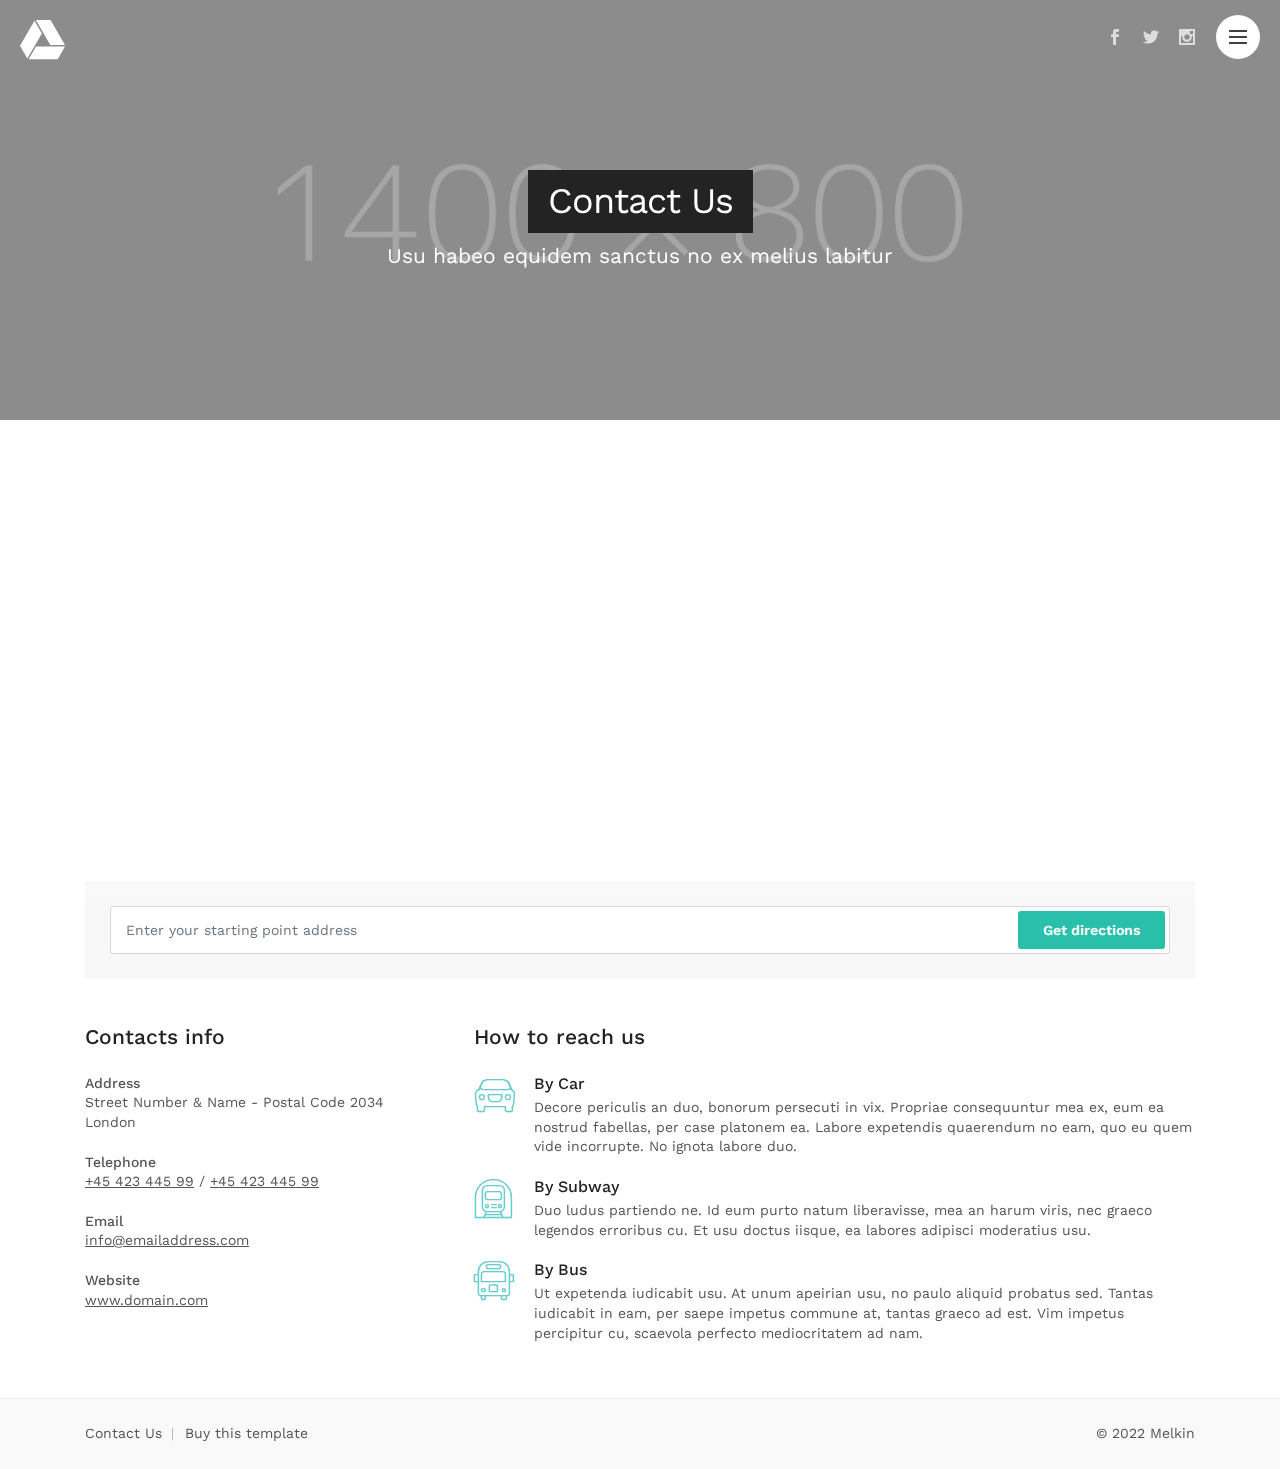
<file: contact-restaurant.html>
<!DOCTYPE html>
<html lang="en">

<head>
    <meta charset="utf-8">
    <meta http-equiv="X-UA-Compatible" content="IE=edge">
    <meta name="viewport" content="width=device-width, initial-scale=1, shrink-to-fit=no">
    <meta name="description" content="Melkin, Booking and Reservation form Wizard by Ansonika.">
    <meta name="author" content="Ansonika">
    <title>Melkin | The booking form Wizard</title>

    <!-- Favicons-->
    <link rel="shortcut icon" href="img/favicon.ico" type="image/x-icon">
    <link rel="apple-touch-icon" type="image/x-icon" href="img/apple-touch-icon-57x57-precomposed.png">
    <link rel="apple-touch-icon" type="image/x-icon" sizes="72x72" href="img/apple-touch-icon-72x72-precomposed.png">
    <link rel="apple-touch-icon" type="image/x-icon" sizes="114x114" href="img/apple-touch-icon-114x114-precomposed.png">
    <link rel="apple-touch-icon" type="image/x-icon" sizes="144x144" href="img/apple-touch-icon-144x144-precomposed.png">

    <!-- GOOGLE WEB FONT -->
    <link href="https://fonts.googleapis.com/css?family=Work+Sans:300,400,500,600" rel="stylesheet">

    <!-- BASE CSS -->
    <link href="css/bootstrap.min.css" rel="stylesheet">
	<link href="css/menu.css" rel="stylesheet">
    <link href="css/style.css" rel="stylesheet">
	<link href="css/vendors.css" rel="stylesheet">

    <!-- YOUR CUSTOM CSS -->
    <link href="css/custom.css" rel="stylesheet">
	
	<!-- MODERNIZR MENU -->
	<script src="js/modernizr.js"></script>

</head>

<body>
	
	<div id="preloader">
		<div data-loader="circle-side"></div>
	</div><!-- /Preload -->
	
	<div id="loader_form">
		<div data-loader="circle-side-2"></div>
	</div><!-- /loader_form -->
	
	<header>
		<div class="container-fluid">
		    <div class="row">
                <div class="col-3">
                    <a href="index-2.html" id="logo"><img src="img/logo.svg" alt="" width="45" height="40"></a>
                </div>
                <div class="col-9">
					<div id="social">
						<ul>
							<li><a href="#0"><i class="social_facebook"></i></a></li>
							<li><a href="#0"><i class="social_twitter"></i></a></li>
							<li><a href="#0"><i class="social_instagram"></i></a></li>
						</ul>
					</div>
					<!-- /social -->
					<a href="#0" class="cd-nav-trigger">Menu<span class="cd-icon"></span></a>
					<!-- /menu button -->
                    <nav>
						<ul class="cd-primary-nav">
							<li><a href="index-2.html" class="animated_link">Home</a></li>
							<li><a href="about-restaurant.html" class="animated_link">View Menu</a></li>
							<li><a href="contact-restaurant.html" class="animated_link">Contact Us</a></li>
							<li><a href="index.html" class="animated_link">Hotel Version</a></li>
							<li><a href="index-3.html" class="animated_link">Spa Version</a></li>
						</ul>
					</nav>
					<!-- /menu -->
                </div>
            </div>
		</div>
		<!-- /container -->
	</header>
	<!-- /Header -->
	
	<section class="parallax_window_in" data-parallax="scroll" data-image-src="img/sub_header_restaurant.jpg" data-natural-width="1400" data-natural-height="800">
		<div id="sub_content_in">
			<h1>Contact Us</h1>
			<p>Usu habeo equidem sanctus no ex melius labitur</p>
		</div>
	</section>
	<!-- /section -->

	<main id="general_page">
		<div class="container margin_60_35">
			<iframe src="https://www.google.com/maps/embed?pb=!1m18!1m12!1m3!1d19864.623539539858!2d-0.1407216728393208!3d51.51178603603532!2m3!1f0!2f0!3f0!3m2!1i1024!2i768!4f13.1!3m3!1m2!1s0x487604cb878e81b3%3A0x91f10fa364452046!2sCovent+Garden%2C+Londra+WC2E+8BG%2C+Regno+Unito!5e0!3m2!1sit!2ses!4v1538380105649" allowfullscreen id="map_iframe"></iframe>
			<div id="get_directions">
				<form action="http://maps.google.com/maps" method="get" target="_blank">
					<div class="form-group mb-0">
						<input type="text" name="saddr" placeholder="Enter your starting point address" class="form-control address_field">
						<input type="hidden" name="daddr" value="New York, NY 11430" /><!-- Write here your end point -->
						<span class="input-group-btn">
							<button class="btn_1" type="submit" value="Get directions">Get directions</button>
						</span>
					</div>
				</form>
			</div>
			<!-- /get_directions -->
			<div class="row">
				<div class="col-lg-4 col-md-6 pr-lg-4" id="contact_info">
					<h4>Contacts info</h4>
					<ul>
						<li><strong>Address</strong> Street Number & Name - Postal Code 2034<br>London</li>
						<li><strong>Telephone</strong><a href="tel://004542344599">+45 423 445 99</a> / <a href="tel://004542344599">+45 423 445 99</a></li>
						<li><strong>Email</strong><a href="#0">info@emailaddress.com</a></li>
						<li><strong>Website</strong><a href="#">www.domain.com</a></li>
					</ul>
				</div>
				<div class="col-lg-8 col-md-6 pl-lg-4" id="reach_us">
					<h4>How to reach us</h4>
					<ul>
						<li><i class="icon-restaurant-car"></i>
							<h5>By Car</h5>
							Decore periculis an duo, bonorum persecuti in vix. Propriae consequuntur mea ex, eum ea nostrud fabellas, per case platonem ea. Labore expetendis quaerendum no eam, quo eu quem vide incorrupte. No ignota labore duo.
						</li>
						<li><i class="icon-restaurant-metro"></i>
							<h5>By Subway</h5>
							Duo ludus partiendo ne. Id eum purto natum liberavisse, mea an harum viris, nec graeco legendos erroribus cu. Et usu doctus iisque, ea labores adipisci moderatius usu.
						</li>
						<li><i class="icon-restaurant-bus"></i>
							<h5>By Bus</h5>
							Ut expetenda iudicabit usu. At unum apeirian usu, no paulo aliquid probatus sed. Tantas iudicabit in eam, per saepe impetus commune at, tantas graeco ad est. Vim impetus percipitur cu, scaevola perfecto mediocritatem ad nam.
						</li>
					</ul>
				</div>
			</div><!-- End row -->
		</div>
		<!-- /container -->
	</main>
	
	<footer class="clearfix">
		<div class="container">
			<ul>
				<li><a href="contact-restaurant.html" class="animated_link">Contact Us</a></li>
				<li><a href="#0" class="animated_link">Buy this template</a></li>
			</ul>
			<p>© 2022 Melkin</p>
		</div>
	</footer>
	<!-- end footer-->

	<div class="cd-overlay-nav">
		<span></span>
	</div>
	<!-- /cd-overlay-nav -->

	<div class="cd-overlay-content">
		<span></span>
	</div>
	<!-- /cd-overlay-content -->
	
	<!-- COMMON SCRIPTS -->
	<script src="js/jquery-3.7.1.min.js"></script>
    <script src="js/common_scripts.min.js"></script>
	<script src="js/velocity.min.js"></script>
	<script src="js/functions.js"></script>

</body>
</html>
</file>
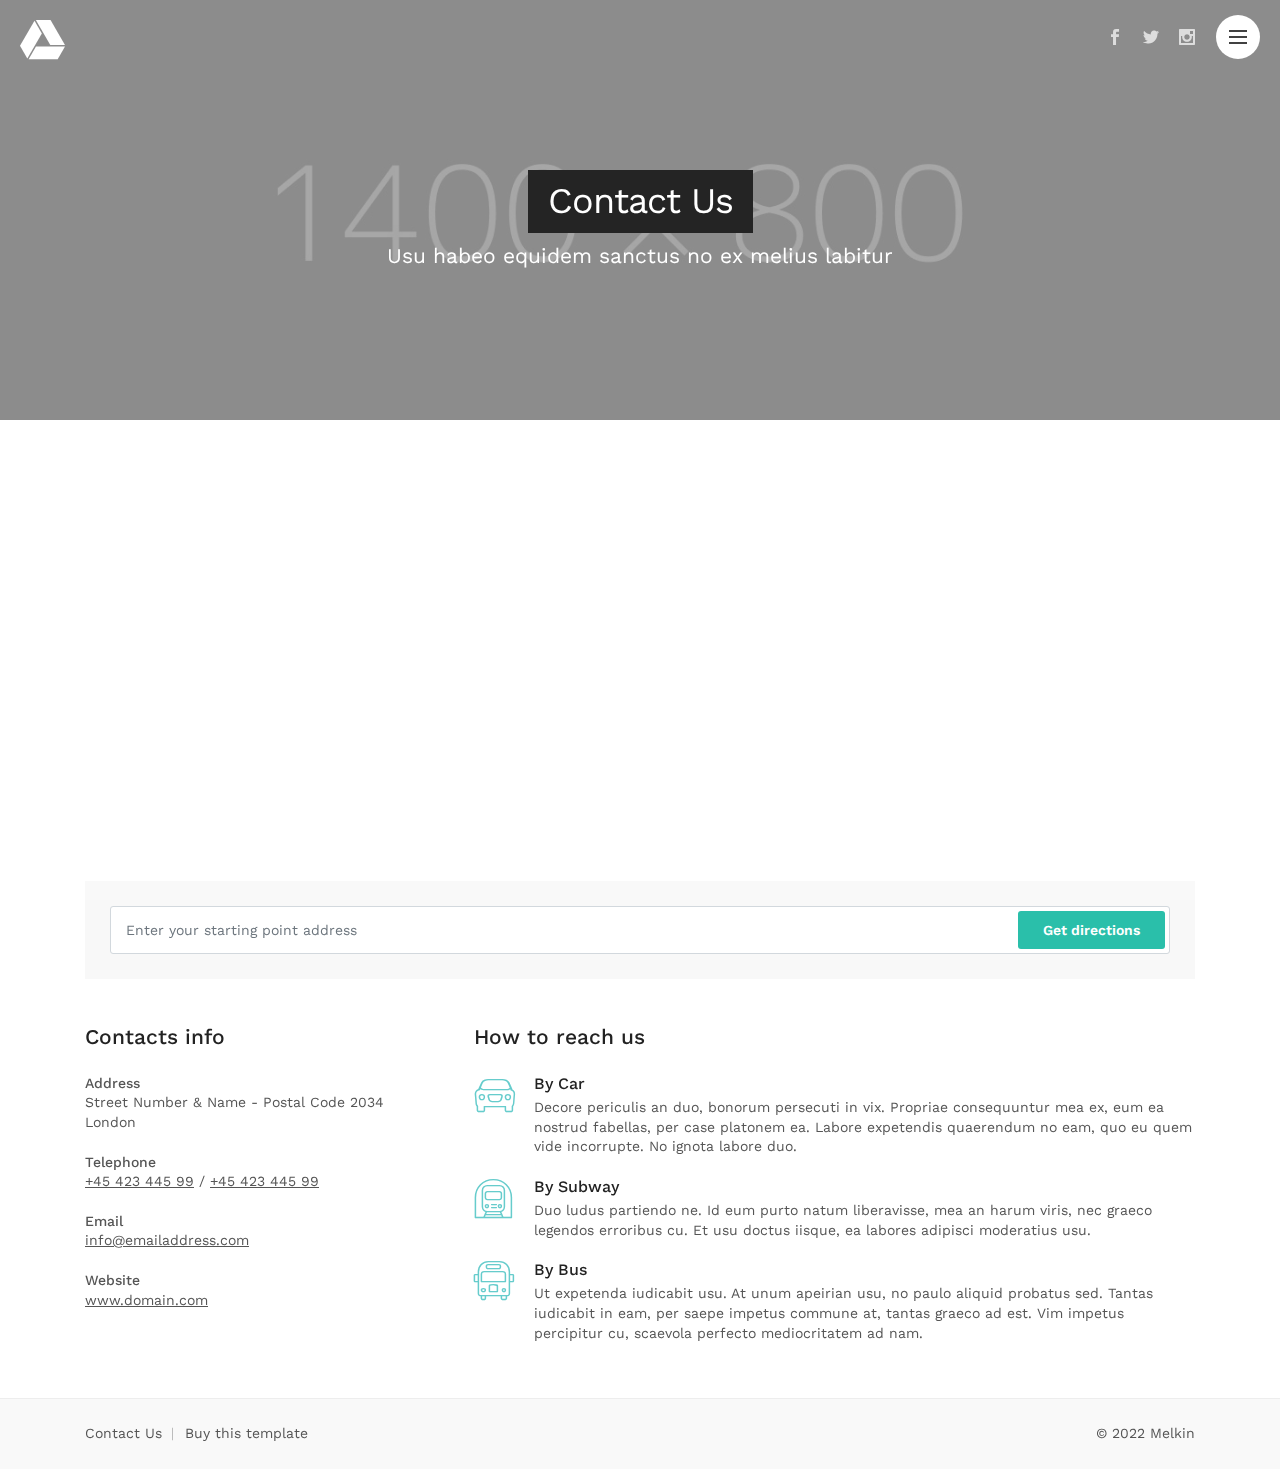
<file: contact-spa.html>
<!DOCTYPE html>
<html lang="en">

<head>
    <meta charset="utf-8">
    <meta http-equiv="X-UA-Compatible" content="IE=edge">
    <meta name="viewport" content="width=device-width, initial-scale=1, shrink-to-fit=no">
    <meta name="description" content="Melkin, Booking and Reservation form Wizard by Ansonika.">
    <meta name="author" content="Ansonika">
    <title>Melkin | The booking form Wizard</title>

    <!-- Favicons-->
    <link rel="shortcut icon" href="img/favicon.ico" type="image/x-icon">
    <link rel="apple-touch-icon" type="image/x-icon" href="img/apple-touch-icon-57x57-precomposed.png">
    <link rel="apple-touch-icon" type="image/x-icon" sizes="72x72" href="img/apple-touch-icon-72x72-precomposed.png">
    <link rel="apple-touch-icon" type="image/x-icon" sizes="114x114" href="img/apple-touch-icon-114x114-precomposed.png">
    <link rel="apple-touch-icon" type="image/x-icon" sizes="144x144" href="img/apple-touch-icon-144x144-precomposed.png">

    <!-- GOOGLE WEB FONT -->
    <link href="https://fonts.googleapis.com/css?family=Work+Sans:300,400,500,600" rel="stylesheet">

    <!-- BASE CSS -->
    <link href="css/bootstrap.min.css" rel="stylesheet">
	<link href="css/menu.css" rel="stylesheet">
    <link href="css/style.css" rel="stylesheet">
	<link href="css/vendors.css" rel="stylesheet">

    <!-- YOUR CUSTOM CSS -->
    <link href="css/custom.css" rel="stylesheet">
	
	<!-- MODERNIZR MENU -->
	<script src="js/modernizr.js"></script>

</head>

<body>
	
	<div id="preloader">
		<div data-loader="circle-side"></div>
	</div><!-- /Preload -->
	
	<div id="loader_form">
		<div data-loader="circle-side-2"></div>
	</div><!-- /loader_form -->
	
	<header>
		<div class="container-fluid">
		    <div class="row">
                <div class="col-3">
                    <a href="index-3.html" id="logo"><img src="img/logo.svg" alt="" width="45" height="40"></a>
                </div>
                <div class="col-9">
					<div id="social">
						<ul>
							<li><a href="#0"><i class="social_facebook"></i></a></li>
							<li><a href="#0"><i class="social_twitter"></i></a></li>
							<li><a href="#0"><i class="social_instagram"></i></a></li>
						</ul>
					</div>
					<!-- /social -->
					<a href="#0" class="cd-nav-trigger">Menu<span class="cd-icon"></span></a>
					<!-- /menu button -->
                    <nav>
						<ul class="cd-primary-nav">
							<li><a href="index-3.html" class="animated_link">Home</a></li>
							<li><a href="about-spa.html" class="animated_link">View Treatments</a></li>
							<li><a href="contact-spa.html" class="animated_link">Contact Us</a></li>
							<li><a href="index.html" class="animated_link">Hotel Version</a></li>
							<li><a href="index-2.html" class="animated_link">Restaurant Version</a></li>
						</ul>
					</nav>
					<!-- /menu -->
                </div>
            </div>
		</div>
		<!-- /container -->
	</header>
	<!-- /Header -->
	
	<section class="parallax_window_in" data-parallax="scroll" data-image-src="img/sub_header_spa.jpg" data-natural-width="1400" data-natural-height="800">
		<div id="sub_content_in">
			<h1>Contact Us</h1>
			<p>Usu habeo equidem sanctus no ex melius labitur</p>
		</div>
	</section>
	<!-- /section -->

	<main id="general_page">
		<div class="container margin_60_35">
			<iframe src="https://www.google.com/maps/embed?pb=!1m18!1m12!1m3!1d19864.623539539858!2d-0.1407216728393208!3d51.51178603603532!2m3!1f0!2f0!3f0!3m2!1i1024!2i768!4f13.1!3m3!1m2!1s0x487604cb878e81b3%3A0x91f10fa364452046!2sCovent+Garden%2C+Londra+WC2E+8BG%2C+Regno+Unito!5e0!3m2!1sit!2ses!4v1538380105649" allowfullscreen id="map_iframe"></iframe>
			<div id="get_directions">
				<form action="http://maps.google.com/maps" method="get" target="_blank">
					<div class="form-group mb-0">
						<input type="text" name="saddr" placeholder="Enter your starting point address" class="form-control address_field">
						<input type="hidden" name="daddr" value="New York, NY 11430" /><!-- Write here your end point -->
						<span class="input-group-btn">
							<button class="btn_1" type="submit" value="Get directions">Get directions</button>
						</span>
					</div>
				</form>
			</div>
			<!-- /get_directions -->
			<div class="row">
				<div class="col-lg-4 col-md-6 pr-lg-4" id="contact_info">
					<h4>Contacts info</h4>
					<ul>
						<li><strong>Address</strong> Street Number & Name - Postal Code 2034<br>London</li>
						<li><strong>Telephone</strong><a href="tel://004542344599">+45 423 445 99</a> / <a href="tel://004542344599">+45 423 445 99</a></li>
						<li><strong>Email</strong><a href="#0">info@emailaddress.com</a></li>
						<li><strong>Website</strong><a href="#">www.domain.com</a></li>
					</ul>
				</div>
				<div class="col-lg-8 col-md-6 pl-lg-4" id="reach_us">
					<h4>How to reach us</h4>
					<ul>
						<li><i class="icon-restaurant-car"></i>
							<h5>By Car</h5>
							Decore periculis an duo, bonorum persecuti in vix. Propriae consequuntur mea ex, eum ea nostrud fabellas, per case platonem ea. Labore expetendis quaerendum no eam, quo eu quem vide incorrupte. No ignota labore duo.
						</li>
						<li><i class="icon-restaurant-metro"></i>
							<h5>By Subway</h5>
							Duo ludus partiendo ne. Id eum purto natum liberavisse, mea an harum viris, nec graeco legendos erroribus cu. Et usu doctus iisque, ea labores adipisci moderatius usu.
						</li>
						<li><i class="icon-restaurant-bus"></i>
							<h5>By Bus</h5>
							Ut expetenda iudicabit usu. At unum apeirian usu, no paulo aliquid probatus sed. Tantas iudicabit in eam, per saepe impetus commune at, tantas graeco ad est. Vim impetus percipitur cu, scaevola perfecto mediocritatem ad nam.
						</li>
					</ul>
				</div>
			</div><!-- End row -->
		</div>
		<!-- /container -->
	</main>
	
	<footer class="clearfix">
		<div class="container">
			<ul>
				<li><a href="contact-spa.html" class="animated_link">Contact Us</a></li>
				<li><a href="#0" class="animated_link">Buy this template</a></li>
			</ul>
			<p>© 2022 Melkin</p>
		</div>
	</footer>
	<!-- end footer-->

	<div class="cd-overlay-nav">
		<span></span>
	</div>
	<!-- /cd-overlay-nav -->

	<div class="cd-overlay-content">
		<span></span>
	</div>
	<!-- /cd-overlay-content -->
	
	<!-- COMMON SCRIPTS -->
	<script src="js/jquery-3.7.1.min.js"></script>
    <script src="js/common_scripts.min.js"></script>
	<script src="js/velocity.min.js"></script>
	<script src="js/functions.js"></script>

</body>
</html>
</file>
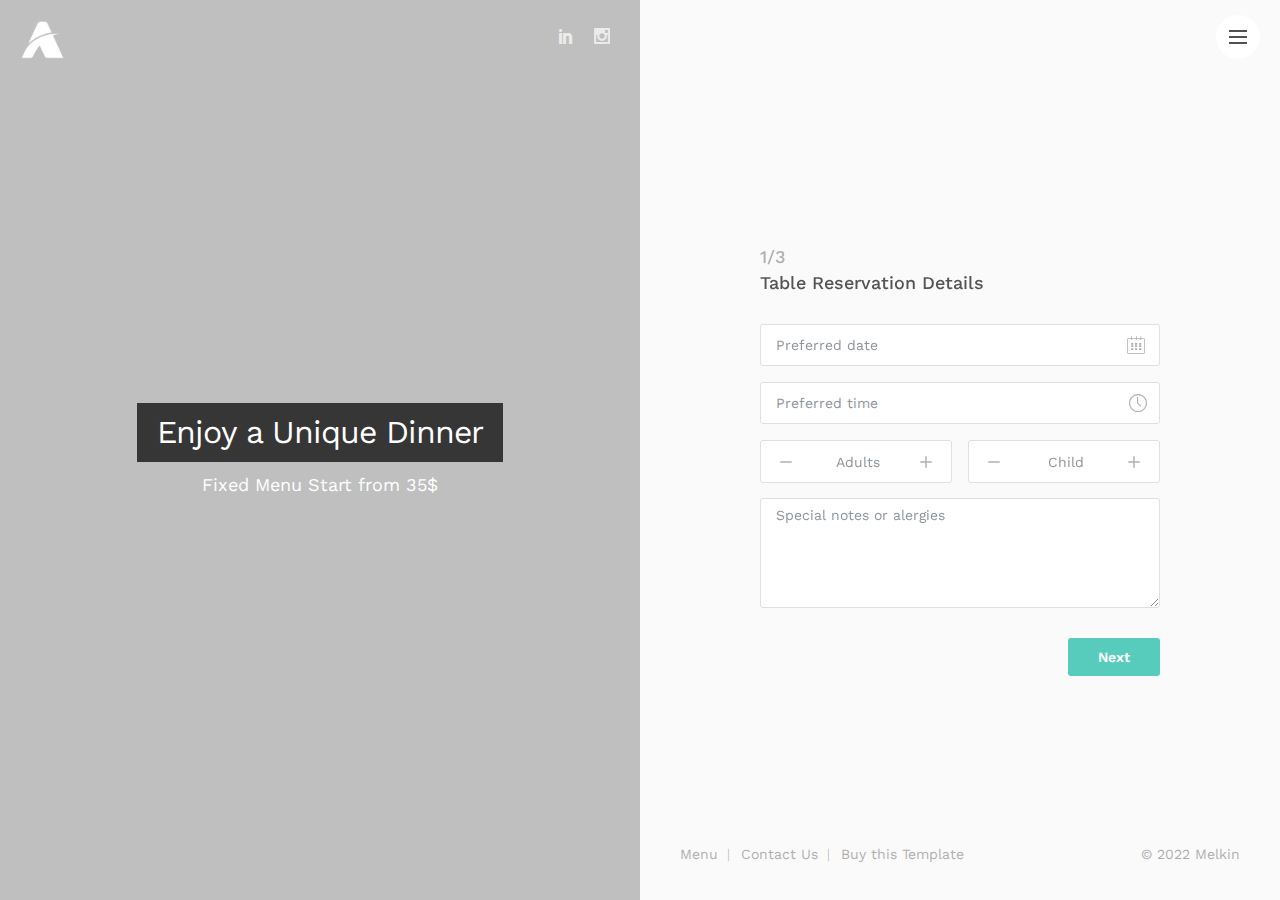
<file: index-2.html>
<!DOCTYPE html>
<html lang="en">

<head>
    <meta charset="utf-8">
    <meta http-equiv="X-UA-Compatible" content="IE=edge">
    <meta name="viewport" content="width=device-width, initial-scale=1, shrink-to-fit=no">
    <meta name="description" content="Melkin, Booking and Reservation form Wizard by Ansonika.">
    <meta name="author" content="Ansonika">
    <title>Melkin | The booking form Wizard</title>

    <!-- Favicons-->
    <link rel="shortcut icon" href="img/favicon.ico" type="image/x-icon">
    <link rel="apple-touch-icon" type="image/x-icon" href="img/alfa-logo-vertical-white-icon.png">
    <link rel="apple-touch-icon" type="image/x-icon" sizes="72x72" href="img/apple-touch-icon-72x72-precomposed.png">
    <link rel="apple-touch-icon" type="image/x-icon" sizes="114x114" href="img/apple-touch-icon-114x114-precomposed.png">
    <link rel="apple-touch-icon" type="image/x-icon" sizes="144x144" href="img/apple-touch-icon-144x144-precomposed.png">

    <!-- GOOGLE WEB FONT -->
    <link href="https://fonts.googleapis.com/css?family=Work+Sans:300,400,500,600" rel="stylesheet">

    <!-- BASE CSS -->
    <link href="css/bootstrap.min.css" rel="stylesheet">
	<link href="css/menu.css" rel="stylesheet">
    <link href="css/style.css" rel="stylesheet">
	<link href="css/vendors.css" rel="stylesheet">

    <!-- YOUR CUSTOM CSS -->
    <link href="css/custom.css" rel="stylesheet">
	
	<!-- MODERNIZR -->
	<script src="js/modernizr.js"></script>

</head>

<body>
	
	<div id="preloader">
		<div data-loader="circle-side"></div>
	</div><!-- /Preload -->
	
	<div id="loader_form">
		<div data-loader="circle-side-2"></div>
	</div><!-- /loader_form -->
	
	<nav>
		<ul class="cd-primary-nav">
			<li><a href="index-2.html" class="animated_link">Home</a></li>
			<li><a href="about-restaurant.html" class="animated_link">View Menu</a></li>
			<li><a href="contact-restaurant.html" class="animated_link">Contact Us</a></li>
			<li><a href="index.html" class="animated_link">Hotel Version</a></li>
			<li><a href="index-3.html" class="animated_link">Spa Version</a></li>
		</ul>
	</nav>
	<!-- /menu -->
	
	<div class="container-fluid full-height">
		<div class="row row-height">
			<div class="col-lg-6 content-left">
				<div class="content-left-wrapper bg_restaurant">
					<div class="wrapper">
						<a href="index-2.html" id="logo"><img src="img/alfa-logo-vertical-white-icon.png" alt="" width="45" height="40"></a>
						<div id="social">
							<ul>
								<li><a href="https://www.linkedin.com/company/atravelgr/" target="_blank"><i class="social_linkedin"></i></a></li>
								<li><a href="https://www.instagram.com/atravel.gr/?hl=en" target="_blank"><i class="social_instagram"></i></a></li>
							</ul>
						</div>
						<!-- /social -->
						<div class="left_title">
							<h3>Enjoy a Unique Dinner</h3>
							<p>Fixed Menu Start from 35$</p>
						</div>
					</div>
				</div>
				<!--/content-left-wrapper -->
			</div>
			<!-- /content-left -->

			<div class="col-lg-6 content-right">
				<div id="wizard_container">
					<div id="top-wizard">
							<div id="progressbar"></div>
						</div>
						<!-- /top-wizard -->
						<form id="wrapped" method="POST">
							<input id="website" name="website" type="text" value="">
							<!-- Leave for security protection, read docs for details -->
							<div id="middle-wizard">
								<div class="step">
									<h3 class="main_question"><strong>1/3</strong>Table Reservation Details</h3>
									<div class="form-group">
										<input type="text" name="dates" class="form-control required" placeholder="Preferred date">
										<i class="icon-hotel-calendar_3"></i>
									</div>
									<div class="form-group">
										<div class="styled-select clearfix">
											<select class="wide time required" name="time">
												<option value="">Preferred time</option>
												<option value="07.30 PM">07.30 PM</option>
												<option value="08.00 PM">08.00 PM</option>
												<option value="08.30 PM">08.30 PM</option>
												<option value="09.00 PM">09.00 PM</option>
												<option value="09.30 PM">09.30 PM</option>
												<option value="10.00 PM">10.00 PM</option>
											</select>
										</div>
									</div>
									<div class="row no-gutters pb-1">
										<div class="col-6 pr-2">
											<div class="form-group">
												<div class="qty-buttons">
													<input type="button" value="+" class="qtyplus" name="adults">
													<input type="text" name="adults" id="adults" value="" class="qty form-control required" placeholder="Adults">
													<input type="button" value="-" class="qtyminus" name="adults">
												</div>
											</div>
										</div>
										<div class="col-6 pl-2">
											<div class="form-group">
												<div class="qty-buttons">
													<input type="button" value="+" class="qtyplus" name="child">
													<input type="text" name="child" id="child" value="" class="qty form-control required" placeholder="Child">
													<input type="button" value="-" class="qtyminus" name="child">
												</div>
											</div>
										</div>
									</div>
									<div class="form-group">
										<textarea class="form-control notes" placeholder="Special notes or alergies"></textarea>
									</div>
								</div>
								<!-- /step-->
								
								<div class="step">
									<h3 class="main_question"><strong>2/3</strong>Select Reserve Options</h3>
									<div class="form-group options clearfix first">
										<i class="icon-restaurant-nosmoking"></i><em>No smoking area</em>
										<label class="switch-light switch-ios float-right">
										<input type="checkbox" value="No smoking area" name="options[]">
										<span><span>No</span><span>Yes</span></span>
										<a></a>
										</label>
									</div>
									<div class="form-group options clearfix">
										<i class="icon-restaurant-garden"></i><em>Garden table</em>
										<label class="switch-light switch-ios float-right">
										<input type="checkbox" value="Garden table" name="options[]">
										<span><span>No</span><span>Yes</span></span>
										<a></a>
										</label>
									</div>
									<div class="form-group options clearfix">
										<i class="icon-restaurant-gluten_free"></i><em>Gluten free menu</em>
										<label class="switch-light switch-ios float-right">
										<input type="checkbox" value="Gluten free" name="options[]">
										<span><span>No</span><span>Yes</span></span>
										<a></a>
										</label>
									</div>
									<div class="form-group options clearfix">
										<i class="icon-restaurant-parking"></i><em>Secure Parking</em>
										<label class="switch-light switch-ios float-right">
										<input type="checkbox" value="Secure Parking" name="options[]">
										<span><span>No</span><span>Yes</span></span>
										<a></a>
										</label>
									</div>
								</div>
								<!-- /step-->
								
								<div class="submit step">
									<h3 class="main_question"><strong>3/3</strong>Please fill with your details</h3>
									<div class="form-group">
										<input type="text" name="first_name" class="form-control required" placeholder="First Name">
										<i class="icon-user"></i>
									</div>
									<div class="form-group">
										<input type="text" name="last_name" class="form-control required" placeholder="Last Name">
										<i class="icon-user"></i>
									</div>
									<div class="form-group">
										<input type="email" name="email" class="form-control required" placeholder="Email">
										<i class="icon-envelope"></i>
									</div>
									<div class="form-group">
										<input type="text" name="telephone" class="form-control" placeholder="Telephone">
										<i class="icon-phone"></i>
									</div>
									<div class="form-group terms">
										<label class="container_check">Please accept our <a href="#" data-toggle="modal" data-target="#terms-txt">Terms and conditions</a>
											<input type="checkbox" name="terms" value="Yes" class="required">
											<span class="checkmark"></span>
										</label>
									</div>
								</div>
								<!-- /step-->
								
							</div>
							<!-- /middle-wizard -->
							<div id="bottom-wizard">
								<button type="button" name="backward" class="backward">Prev</button>
								<button type="button" name="forward" class="forward">Next</button>
								<button type="submit" name="process" class="submit">Submit</button>
							</div>
							<!-- /bottom-wizard -->
						</form>
					</div>
					<!-- /Wizard container -->
				
					<div class="footer">
						<ul>
							<li><a href="about-restaurant.html" class="animated_link">Menu</a></li>
							<li><a href="contact-restaurant.html" class="animated_link">Contact Us</a></li>
							<li><a href="#0" class="animated_link" target="_parent">Buy this Template</a></li>
						</ul>
						<em>© 2022 Melkin</em>
					</div>
					<!-- Footer -->
			</div>
			<!-- /content-right-->
		</div>
		<!-- /row-->
	</div>
	<!-- /container-fluid -->

	<div class="cd-overlay-nav">
		<span></span>
	</div>
	<!-- /cd-overlay-nav -->

	<div class="cd-overlay-content">
		<span></span>
	</div>
	<!-- /cd-overlay-content -->

	<a href="#0" class="cd-nav-trigger">Menu<span class="cd-icon"></span></a>
	<!-- /menu button -->
	
	<!-- Modal terms -->
	<div class="modal fade" id="terms-txt" tabindex="-1" role="dialog" aria-labelledby="termsLabel" aria-hidden="true">
		<div class="modal-dialog modal-dialog-centered">
			<div class="modal-content">
				<div class="modal-header">
					<h4 class="modal-title" id="termsLabel">Terms and conditions</h4>
					<button type="button" class="close" data-dismiss="modal" aria-hidden="true">&times;</button>
				</div>
				<div class="modal-body">
					<p>Lorem ipsum dolor sit amet, in porro albucius qui, in <strong>nec quod novum accumsan</strong>, mei ludus tamquam dolores id. No sit debitis meliore postulant, per ex prompta alterum sanctus, pro ne quod dicunt sensibus.</p>
					<p>Lorem ipsum dolor sit amet, in porro albucius qui, in nec quod novum accumsan, mei ludus tamquam dolores id. No sit debitis meliore postulant, per ex prompta alterum sanctus, pro ne quod dicunt sensibus. Lorem ipsum dolor sit amet, <strong>in porro albucius qui</strong>, in nec quod novum accumsan, mei ludus tamquam dolores id. No sit debitis meliore postulant, per ex prompta alterum sanctus, pro ne quod dicunt sensibus.</p>
					<p>Lorem ipsum dolor sit amet, in porro albucius qui, in nec quod novum accumsan, mei ludus tamquam dolores id. No sit debitis meliore postulant, per ex prompta alterum sanctus, pro ne quod dicunt sensibus.</p>
				</div>
				<div class="modal-footer">
					<button type="button" class="btn_1" data-dismiss="modal">Close</button>
				</div>
			</div>
			<!-- /.modal-content -->
		</div>
		<!-- /.modal-dialog -->
	</div>
	<!-- /.modal -->
	
	<!-- COMMON SCRIPTS -->
	<script src="js/jquery-3.7.1.min.js"></script>
    <script src="js/common_scripts.min.js"></script>
	<script src="js/velocity.min.js"></script>
	<script src="js/functions.js"></script>

	<!-- Wizard script -->
	<script src="js/booking_restaurant_func.js"></script>

</body>
</html>
</file>
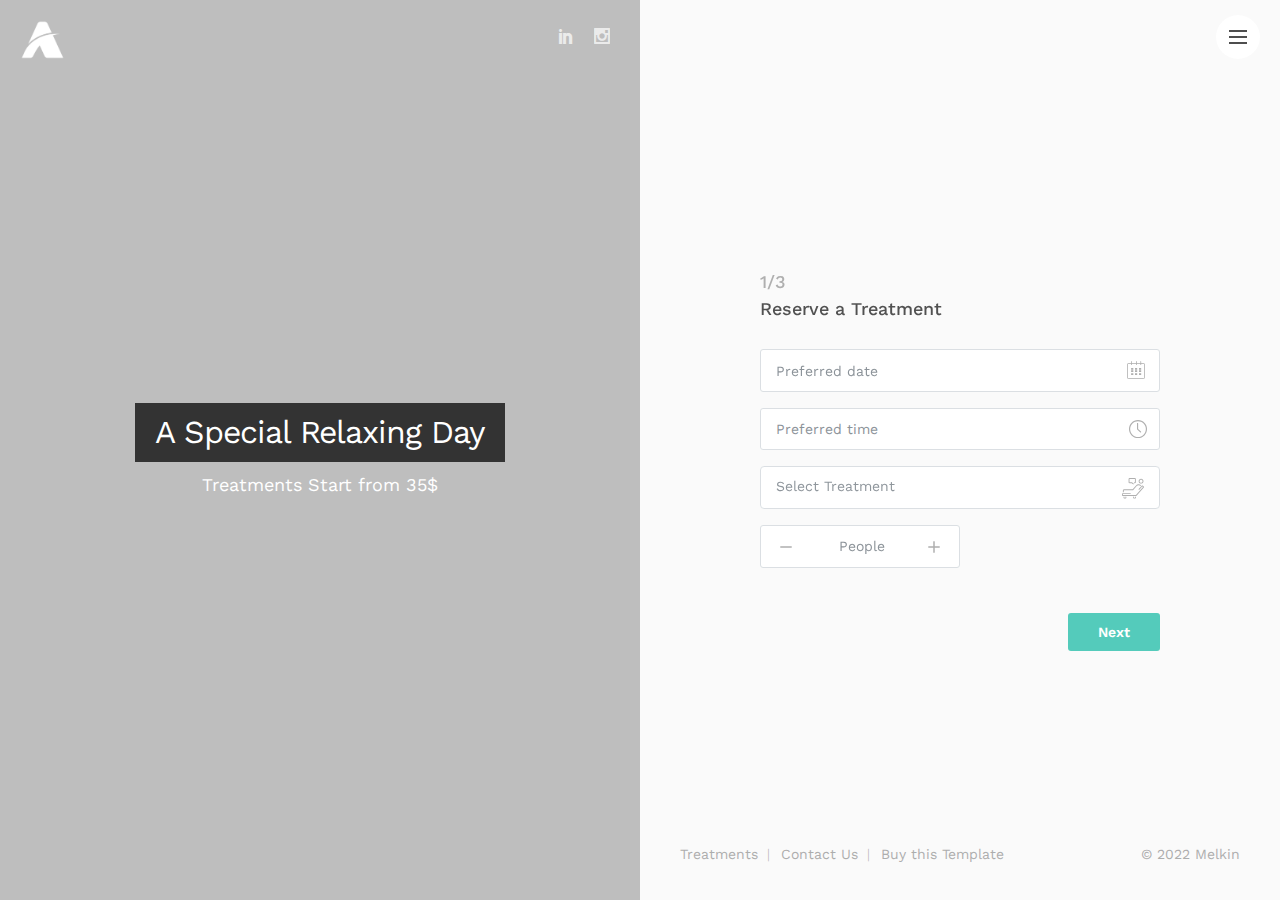
<file: index-3.html>
<!DOCTYPE html>
<html lang="en">

<head>
    <meta charset="utf-8">
    <meta http-equiv="X-UA-Compatible" content="IE=edge">
    <meta name="viewport" content="width=device-width, initial-scale=1, shrink-to-fit=no">
    <meta name="description" content="Melkin, Booking and Reservation form Wizard by Ansonika.">
    <meta name="author" content="Ansonika">
    <title>Melkin | The booking form Wizard</title>

    <!-- Favicons-->
    <link rel="shortcut icon" href="img/favicon.ico" type="image/x-icon">
    <link rel="apple-touch-icon" type="image/x-icon" href="img/alfa-logo-vertical-white-icon.png">
    <link rel="apple-touch-icon" type="image/x-icon" sizes="72x72" href="img/apple-touch-icon-72x72-precomposed.png">
    <link rel="apple-touch-icon" type="image/x-icon" sizes="114x114" href="img/apple-touch-icon-114x114-precomposed.png">
    <link rel="apple-touch-icon" type="image/x-icon" sizes="144x144" href="img/apple-touch-icon-144x144-precomposed.png">

    <!-- GOOGLE WEB FONT -->
    <link href="https://fonts.googleapis.com/css?family=Work+Sans:300,400,500,600" rel="stylesheet">

    <!-- BASE CSS -->
    <link href="css/bootstrap.min.css" rel="stylesheet">
	<link href="css/menu.css" rel="stylesheet">
    <link href="css/style.css" rel="stylesheet">
	<link href="css/vendors.css" rel="stylesheet">

    <!-- YOUR CUSTOM CSS -->
    <link href="css/custom.css" rel="stylesheet">
	
	<!-- MODERNIZR -->
	<script src="js/modernizr.js"></script>

</head>

<body>
	
	<div id="preloader">
		<div data-loader="circle-side"></div>
	</div><!-- /Preload -->
	
	<div id="loader_form">
		<div data-loader="circle-side-2"></div>
	</div><!-- /loader_form -->
	
	<nav>
		<ul class="cd-primary-nav">
			<li><a href="index-3.html" class="animated_link">Home</a></li>
			<li><a href="about-spa.html" class="animated_link">View Treatments</a></li>
			<li><a href="contact-spa.html" class="animated_link">Contact Us</a></li>
			<li><a href="index.html" class="animated_link">Hotel Version</a></li>
			<li><a href="index-2.html" class="animated_link">Restaurant Version</a></li>
		</ul>
	</nav>
	<!-- /menu -->
	
	<div class="container-fluid full-height">
		<div class="row row-height">
			<div class="col-lg-6 content-left">
				<div class="content-left-wrapper bg_spa">
					<div class="wrapper">
						<a href="index-3.html" id="logo"><img src="img/alfa-logo-vertical-white-icon.png" alt="" width="45" height="40"></a>
						<div id="social">
							<ul>
								<li><a href="https://www.linkedin.com/company/atravelgr/" target="_blank"><i class="social_linkedin"></i></a></li>
								<li><a href="https://www.instagram.com/atravel.gr/?hl=en" target="_blank"><i class="social_instagram"></i></a></li>
							</ul>
						</div>
						<!-- /social -->
						<div class="left_title">
							<h3>A Special Relaxing Day</h3>
							<p>Treatments Start from 35$</p>
						</div>
					</div>
				</div>
				<!--/content-left-wrapper -->
			</div>
			<!-- /content-left -->

			<div class="col-lg-6 content-right">
				<div id="wizard_container">
					<div id="top-wizard">
							<div id="progressbar"></div>
						</div>
						<!-- /top-wizard -->
						<form id="wrapped" method="POST">
							<input id="website" name="website" type="text" value="">
							<!-- Leave for security protection, read docs for details -->
							<div id="middle-wizard">
								<div class="step">
									<h3 class="main_question"><strong>1/3</strong>Reserve a Treatment</h3>
									<div class="form-group">
										<input type="text" name="dates" class="form-control required" placeholder="Preferred date">
										<i class="icon-hotel-calendar_3"></i>
									</div>
									<div class="form-group">
										<div class="styled-select clearfix">
											<select class="wide time required" name="time">
												<option value="">Preferred time</option>
												<option value="07.30 PM">07.30 PM</option>
												<option value="08.00 PM">08.00 PM</option>
												<option value="08.30 PM">08.30 PM</option>
												<option value="09.00 PM">09.00 PM</option>
												<option value="09.30 PM">09.30 PM</option>
												<option value="10.00 PM">10.00 PM</option>
											</select>
										</div>
									</div>
									<div class="form-group">
										<div class="styled-select clearfix">
											 <select class="required ddslick" name="treatments">
												<option value="" data-imagesrc="img/icons_select/select_treatment.svg">Select Treatment</option>
                                        		<option value="Facial" data-imagesrc="img/icons_select/facial.svg">Facial</option>
                                                <option value="Body" data-imagesrc="img/icons_select/body.svg">Body</option>
                                        		<option value="Body Relaxing" data-imagesrc="img/icons_select/body_relaxing.svg">Body Relaxing</option>
                                        		<option value="Osteopathy" data-imagesrc="img/icons_select/osteopathy.svg">Osteopathy</option>
                                        		<option value="Jacuzzi/Sauna" data-imagesrc="img/icons_select/jacuzzi.svg">Jacuzzi/Sauna</option>
											</select>
										</div>
									</div>
									<div class="row no-gutters pb-1">
										<div class="col-6">
											<div class="form-group">
												<div class="qty-buttons">
													<input type="button" value="+" class="qtyplus" name="adults">
													<input type="text" name="adults" id="adults" value="" class="qty form-control required" placeholder="People">
													<input type="button" value="-" class="qtyminus" name="adults">
												</div>
											</div>
										</div>
									</div>
								</div>
								<!-- /step-->
								
								<div class="step">
									<h3 class="main_question"><strong>1/3</strong>Select Treatment Extras</h3>
									<div class="form-group options clearfix">
										<i class="icon-spa-oil"></i><em>Extra Oil <strong>+$24</strong></em>
										<label class="switch-light switch-ios float-right">
										<input type="checkbox" value="Extra Oil" name="options[]">
										<span><span>No</span><span>Yes</span></span>
										<a></a>
										</label>
									</div>
									<div class="form-group options clearfix">
										<i class="icon-spa-tisane"></i><em>Tisane	<strong>+$10</strong></em>
										<label class="switch-light switch-ios float-right">
										<input type="checkbox" value="Tisane" name="options[]">
										<span><span>No</span><span>Yes</span></span>
										<a></a>
										</label>
									</div>
									<div class="form-group options clearfix">
										<i class="icon-spa-candles"></i><em>Extra Candles	<strong>+$10</strong></em>
										<label class="switch-light switch-ios float-right">
										<input type="checkbox" value="Candles" name="options[]">
										<span><span>No</span><span>Yes</span></span>
										<a></a>
										</label>
									</div>
									<div class="form-group options clearfix">
										<i class="icon-spa-towels"></i><em>Extra Towels	<strong>+$5</strong></em>
										<label class="switch-light switch-ios float-right">
										<input type="checkbox" value="Candles" name="options[]">
										<span><span>No</span><span>Yes</span></span>
										<a></a>
										</label>
									</div>
								</div>
								<!-- /step-->
								
								<div class="submit step">
									<h3 class="main_question"><strong>3/3</strong>Please fill with your details</h3>
									<div class="form-group">
										<input type="text" name="first_name" class="form-control required" placeholder="First Name">
										<i class="icon-user"></i>
									</div>
									<div class="form-group">
										<input type="text" name="last_name" class="form-control required" placeholder="Last Name">
										<i class="icon-user"></i>
									</div>
									<div class="form-group">
										<input type="email" name="email" class="form-control required" placeholder="Email">
										<i class="icon-envelope"></i>
									</div>
									<div class="form-group">
										<input type="text" name="telephone" class="form-control" placeholder="Telephone">
										<i class="icon-phone"></i>
									</div>
									<div class="form-group terms">
										<label class="container_check">Please accept our <a href="#" data-toggle="modal" data-target="#terms-txt">Terms and conditions</a>
											<input type="checkbox" name="terms" value="Yes" class="required">
											<span class="checkmark"></span>
										</label>
									</div>
								</div>
								<!-- /step-->
								
							</div>
							<!-- /middle-wizard -->
							<div id="bottom-wizard">
								<button type="button" name="backward" class="backward">Prev</button>
								<button type="button" name="forward" class="forward">Next</button>
								<button type="submit" name="process" class="submit">Submit</button>
							</div>
							<!-- /bottom-wizard -->
						</form>
					</div>
					<!-- /Wizard container -->
				
					<div class="footer">
						<ul>
							<li><a href="about-spa.html" class="animated_link">Treatments</a></li>
							<li><a href="contact-spa.html" class="animated_link">Contact Us</a></li>
							<li><a href="#0" class="animated_link" target="_parent">Buy this Template</a></li>
						</ul>
						<em>© 2022 Melkin</em>
					</div>
					<!-- Footer -->
			</div>
			<!-- /content-right-->
		</div>
		<!-- /row-->
	</div>
	<!-- /container-fluid -->

	<div class="cd-overlay-nav">
		<span></span>
	</div>
	<!-- /cd-overlay-nav -->

	<div class="cd-overlay-content">
		<span></span>
	</div>
	<!-- /cd-overlay-content -->

	<a href="#0" class="cd-nav-trigger">Menu<span class="cd-icon"></span></a>
	<!-- /menu button -->
	
	<!-- Modal terms -->
	<div class="modal fade" id="terms-txt" tabindex="-1" role="dialog" aria-labelledby="termsLabel" aria-hidden="true">
		<div class="modal-dialog modal-dialog-centered">
			<div class="modal-content">
				<div class="modal-header">
					<h4 class="modal-title" id="termsLabel">Terms and conditions</h4>
					<button type="button" class="close" data-dismiss="modal" aria-hidden="true">&times;</button>
				</div>
				<div class="modal-body">
					<p>Lorem ipsum dolor sit amet, in porro albucius qui, in <strong>nec quod novum accumsan</strong>, mei ludus tamquam dolores id. No sit debitis meliore postulant, per ex prompta alterum sanctus, pro ne quod dicunt sensibus.</p>
					<p>Lorem ipsum dolor sit amet, in porro albucius qui, in nec quod novum accumsan, mei ludus tamquam dolores id. No sit debitis meliore postulant, per ex prompta alterum sanctus, pro ne quod dicunt sensibus. Lorem ipsum dolor sit amet, <strong>in porro albucius qui</strong>, in nec quod novum accumsan, mei ludus tamquam dolores id. No sit debitis meliore postulant, per ex prompta alterum sanctus, pro ne quod dicunt sensibus.</p>
					<p>Lorem ipsum dolor sit amet, in porro albucius qui, in nec quod novum accumsan, mei ludus tamquam dolores id. No sit debitis meliore postulant, per ex prompta alterum sanctus, pro ne quod dicunt sensibus.</p>
				</div>
				<div class="modal-footer">
					<button type="button" class="btn_1" data-dismiss="modal">Close</button>
				</div>
			</div>
			<!-- /.modal-content -->
		</div>
		<!-- /.modal-dialog -->
	</div>
	<!-- /.modal -->
	
	<!-- COMMON SCRIPTS -->
	<script src="js/jquery-3.7.1.min.js"></script>
    <script src="js/common_scripts.min.js"></script>
	<script src="js/velocity.min.js"></script>
	<script src="js/functions.js"></script>

	<!-- Wizard script -->
	<script src="js/booking_spa_func.js"></script>

</body>
</html>
</file>
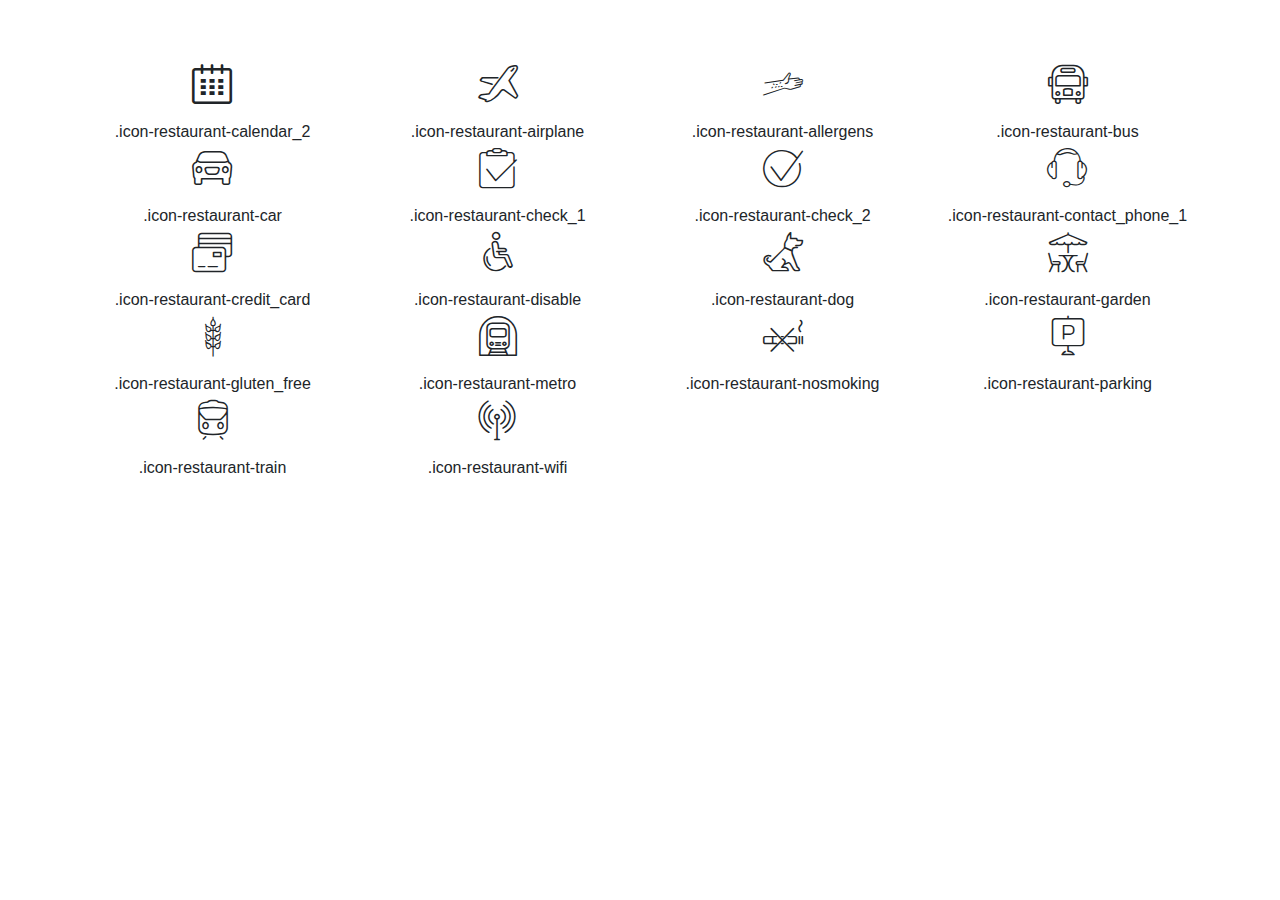
<file: css/icon_fonts/demo_icon_set_1.html>
<!doctype html>
<html>
<head>
<title>Your Font/Glyphs</title>
<link rel="stylesheet" href="../vendors.css">
<link href="../bootstrap.min.css" rel="stylesheet">
<!--[if lte IE 7]><script src="lte-ie7.js"></script><![endif]-->
<style>
	#icons i{
		font-size:40px;
		display:block;
}
	</style>
</head>
<body>
<div class="container" style="margin-top:60px;">
    	<div class="row" id="icons">
        	<div class="col-md-3 col-sm3 text-center add_bottom_20">
            	<i class="icon-restaurant-calendar_2"></i>.icon-restaurant-calendar_2
            </div>
           <div class="col-md-3 col-sm3 text-center add_bottom_20">
           <i class="icon-restaurant-airplane"></i>.icon-restaurant-airplane
            </div>
            <div class="col-md-3 col-sm3 text-center add_bottom_20">
            <i class="icon-restaurant-allergens"></i>.icon-restaurant-allergens
            </div>
            <div class="col-md-3 col-sm3 text-center add_bottom_20">
            <i class="icon-restaurant-bus"></i>.icon-restaurant-bus
            </div>
            <div class="col-md-3 col-sm3 text-center add_bottom_20">
            <i class="icon-restaurant-car"></i>.icon-restaurant-car
            </div>
           <div class="col-md-3 col-sm3 text-center add_bottom_20">
            <i class="icon-restaurant-check_1"></i>.icon-restaurant-check_1
            </div>
            <div class="col-md-3 col-sm3 text-center add_bottom_20">
            <i class="icon-restaurant-check_2"></i>.icon-restaurant-check_2
            </div>
          <div class="col-md-3 col-sm3 text-center add_bottom_20">
            <i class="icon-restaurant-contact_phone_1"></i>.icon-restaurant-contact_phone_1
            </div>
            <div class="col-md-3 col-sm3 text-center add_bottom_20">
            <i class="icon-restaurant-credit_card"></i>.icon-restaurant-credit_card
            </div>
            <div class="col-md-3 col-sm3 text-center add_bottom_20">
            <i class="icon-restaurant-disable"></i>.icon-restaurant-disable
            </div>
            <div class="col-md-3 col-sm3 text-center add_bottom_20">
            <i class="icon-restaurant-dog"></i>.icon-restaurant-dog
            </div>
            <div class="col-md-3 col-sm3 text-center add_bottom_20">
            <i class="icon-restaurant-garden"></i>.icon-restaurant-garden
            </div>
            <div class="col-md-3 col-sm3 text-center add_bottom_20">
            <i class="icon-restaurant-gluten_free"></i>.icon-restaurant-gluten_free
            </div>
            <div class="col-md-3 col-sm3 text-center add_bottom_20">
            <i class="icon-restaurant-metro"></i>.icon-restaurant-metro
            </div>
            <div class="col-md-3 col-sm3 text-center add_bottom_20">
            <i class="icon-restaurant-nosmoking"></i>.icon-restaurant-nosmoking
            </div>
            <div class="col-md-3 col-sm3 text-center add_bottom_20">
            <i class="icon-restaurant-parking"></i>.icon-restaurant-parking
            </div>
            <div class="col-md-3 col-sm3 text-center add_bottom_20">
            <i class="icon-restaurant-train"></i>.icon-restaurant-train
            </div>
            <div class="col-md-3 col-sm3 text-center add_bottom_20">
            <i class="icon-restaurant-wifi"></i>.icon-restaurant-wifi
            </div>
            
        </div>
    </div>
</body>
</html>
</file>
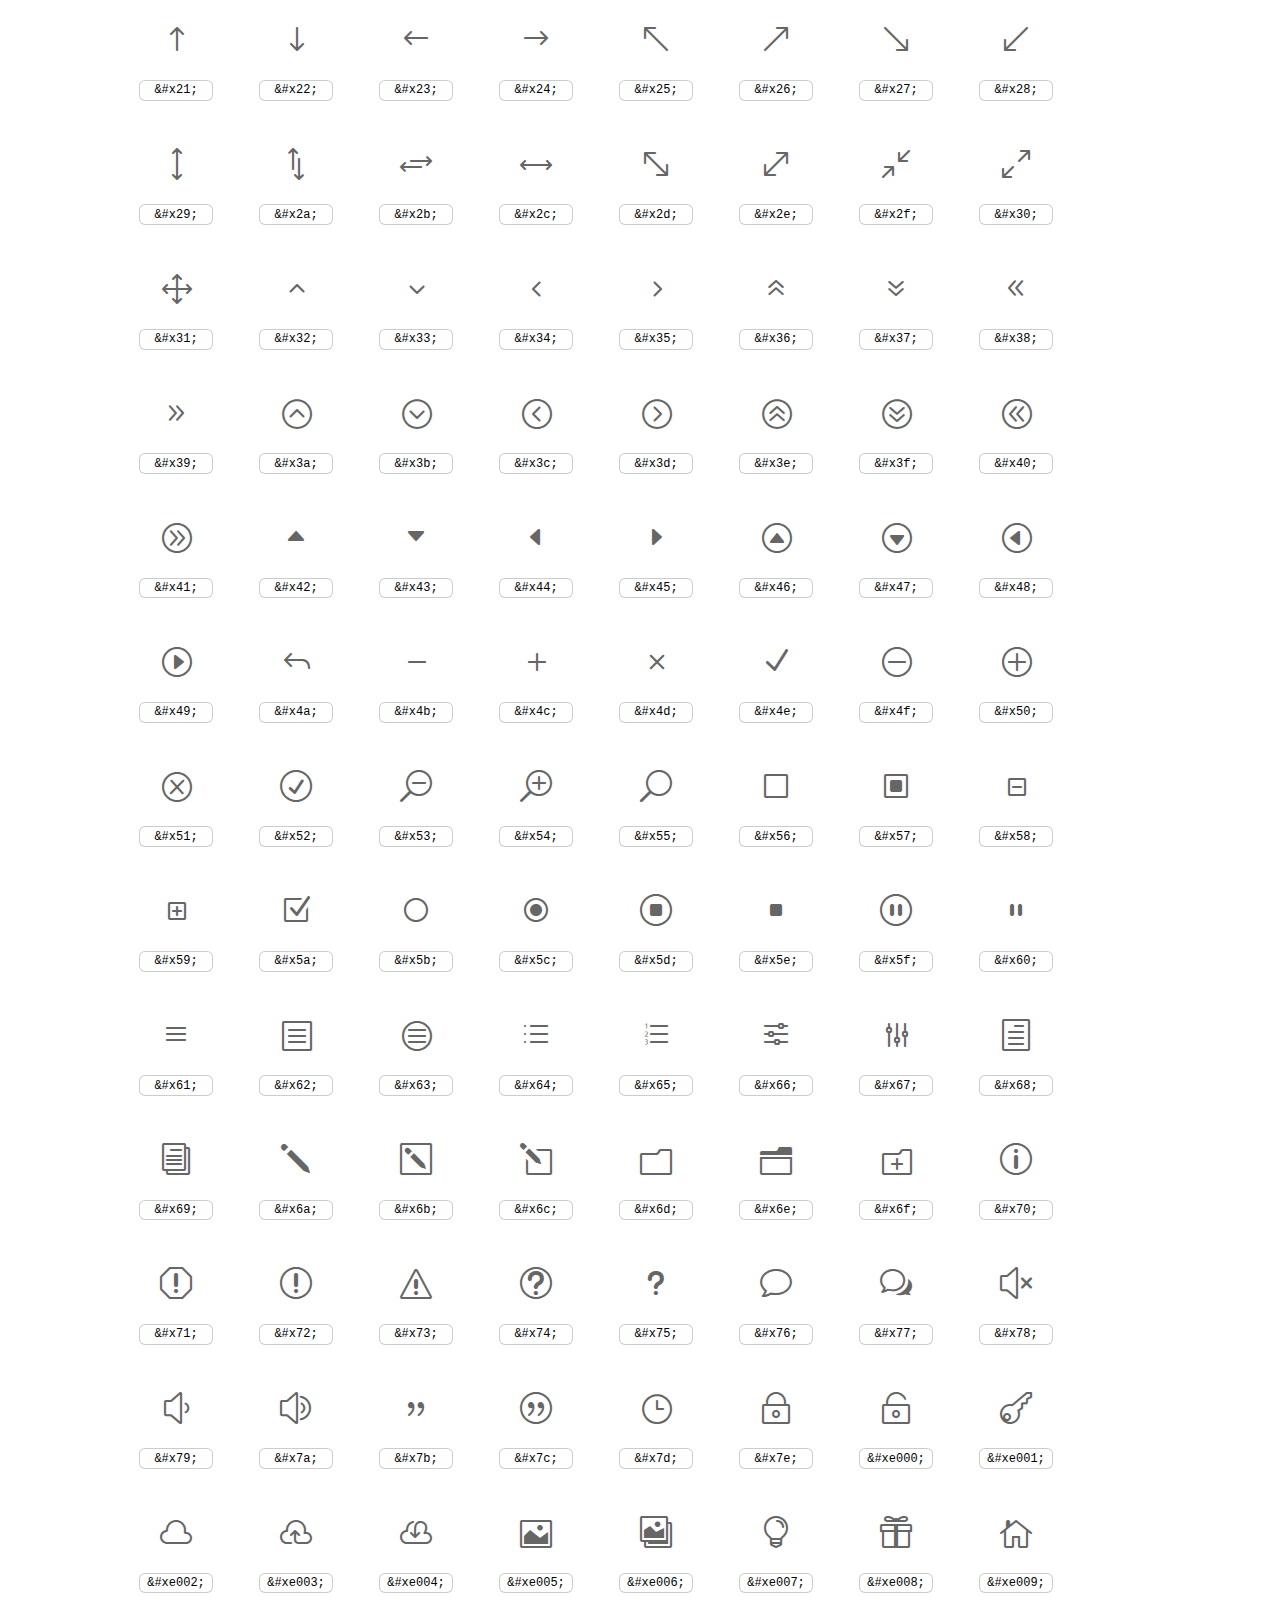
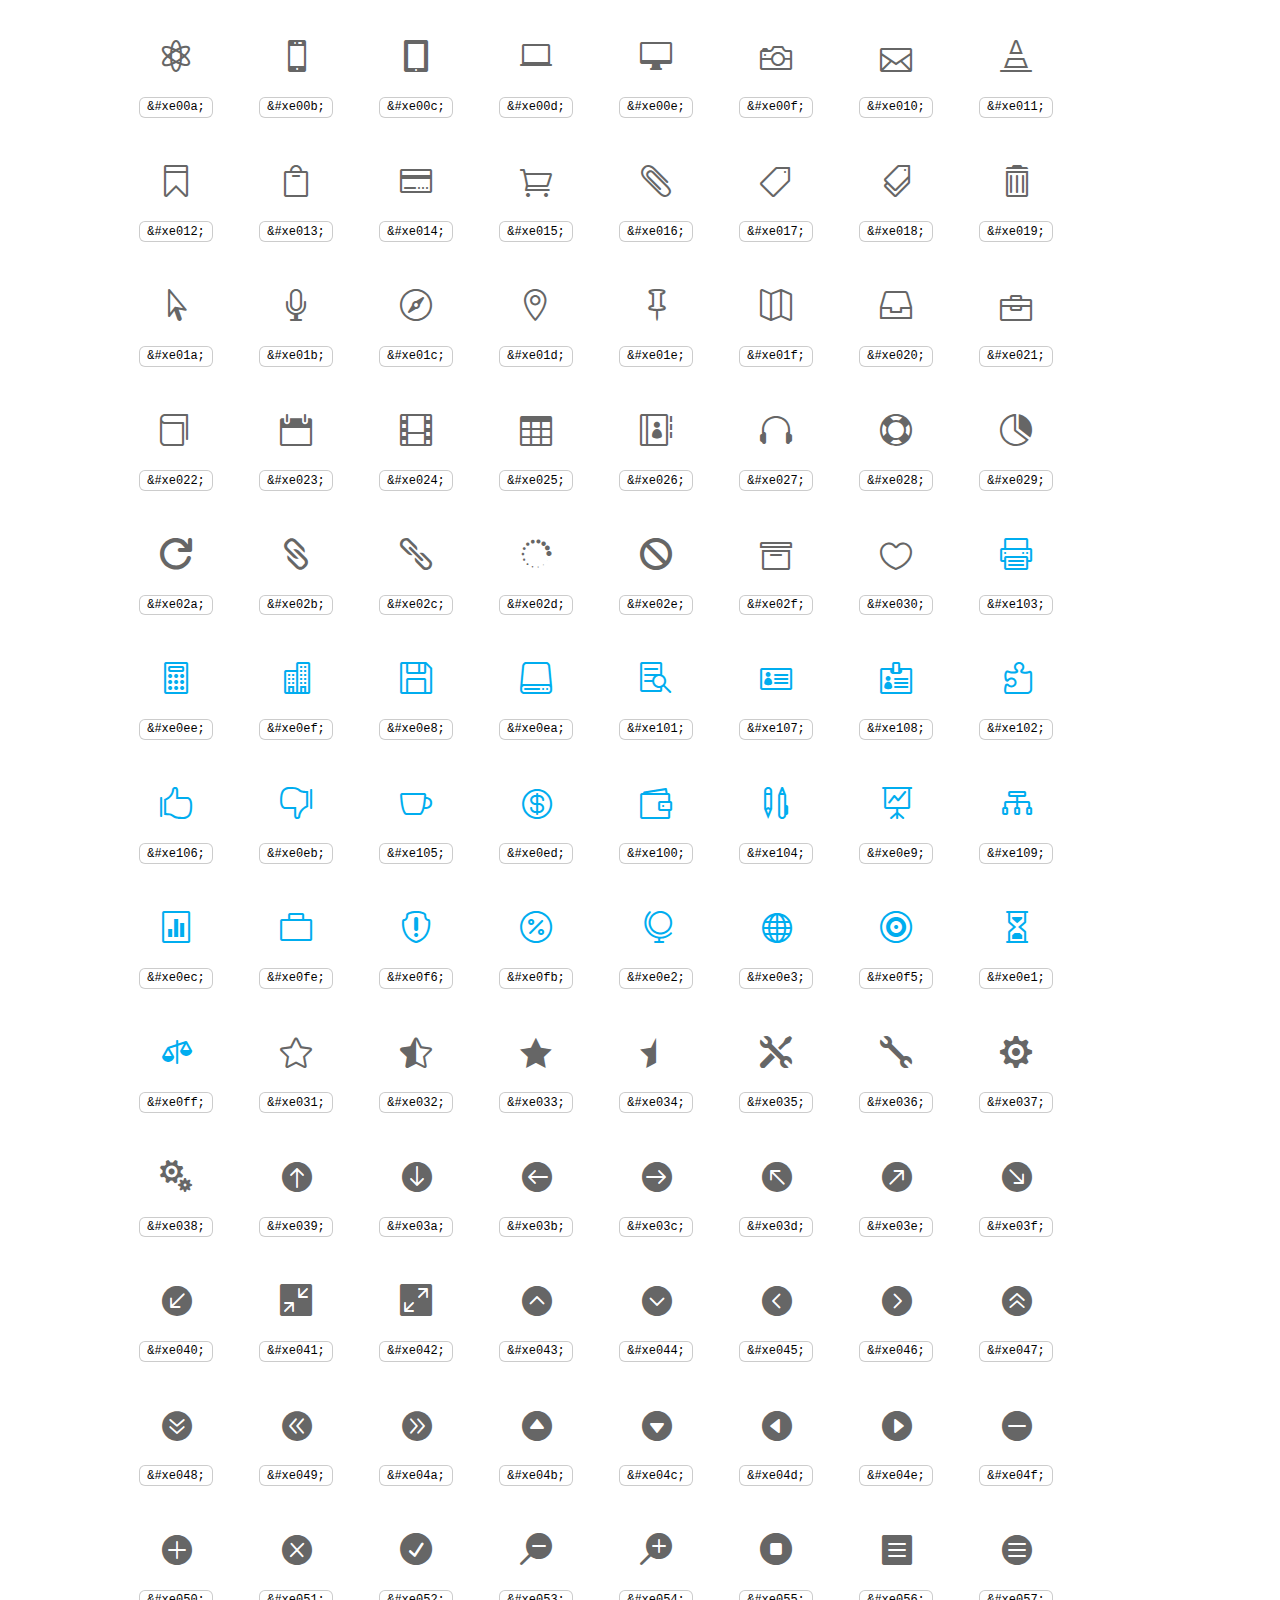
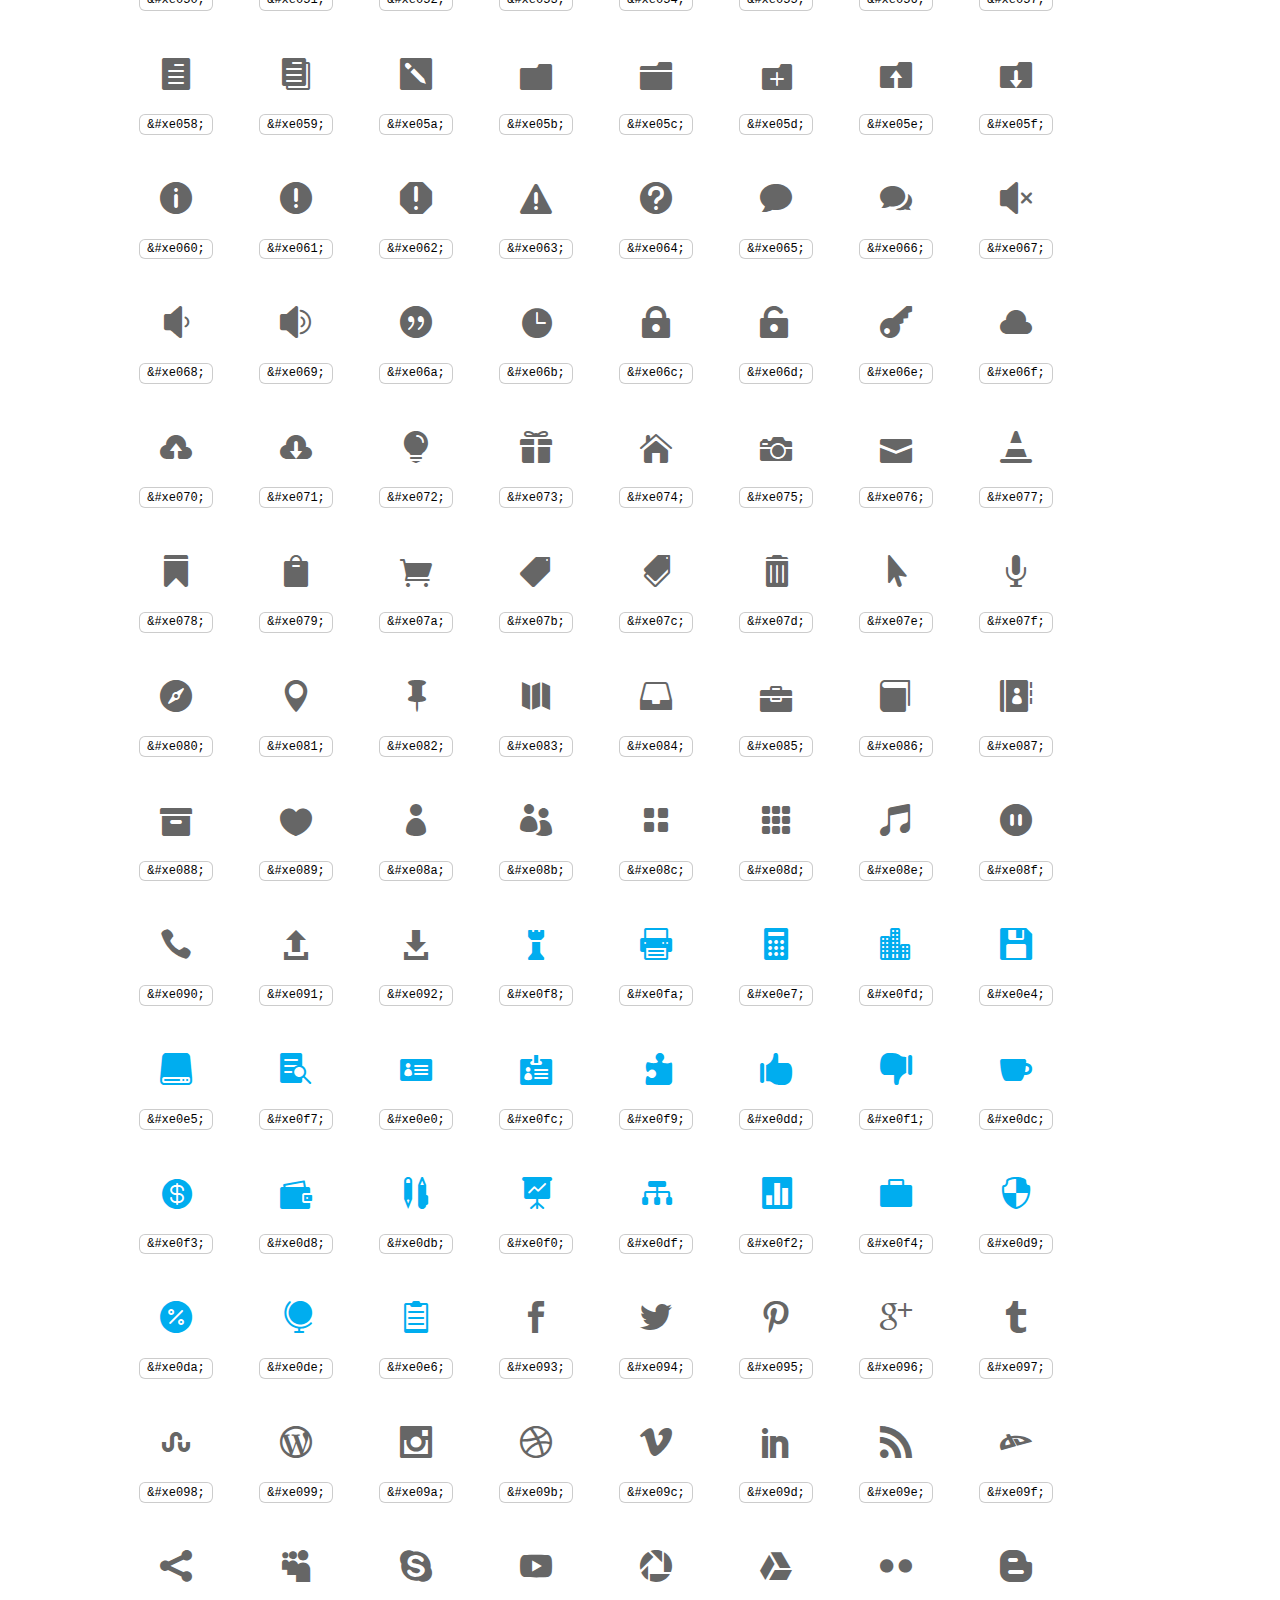
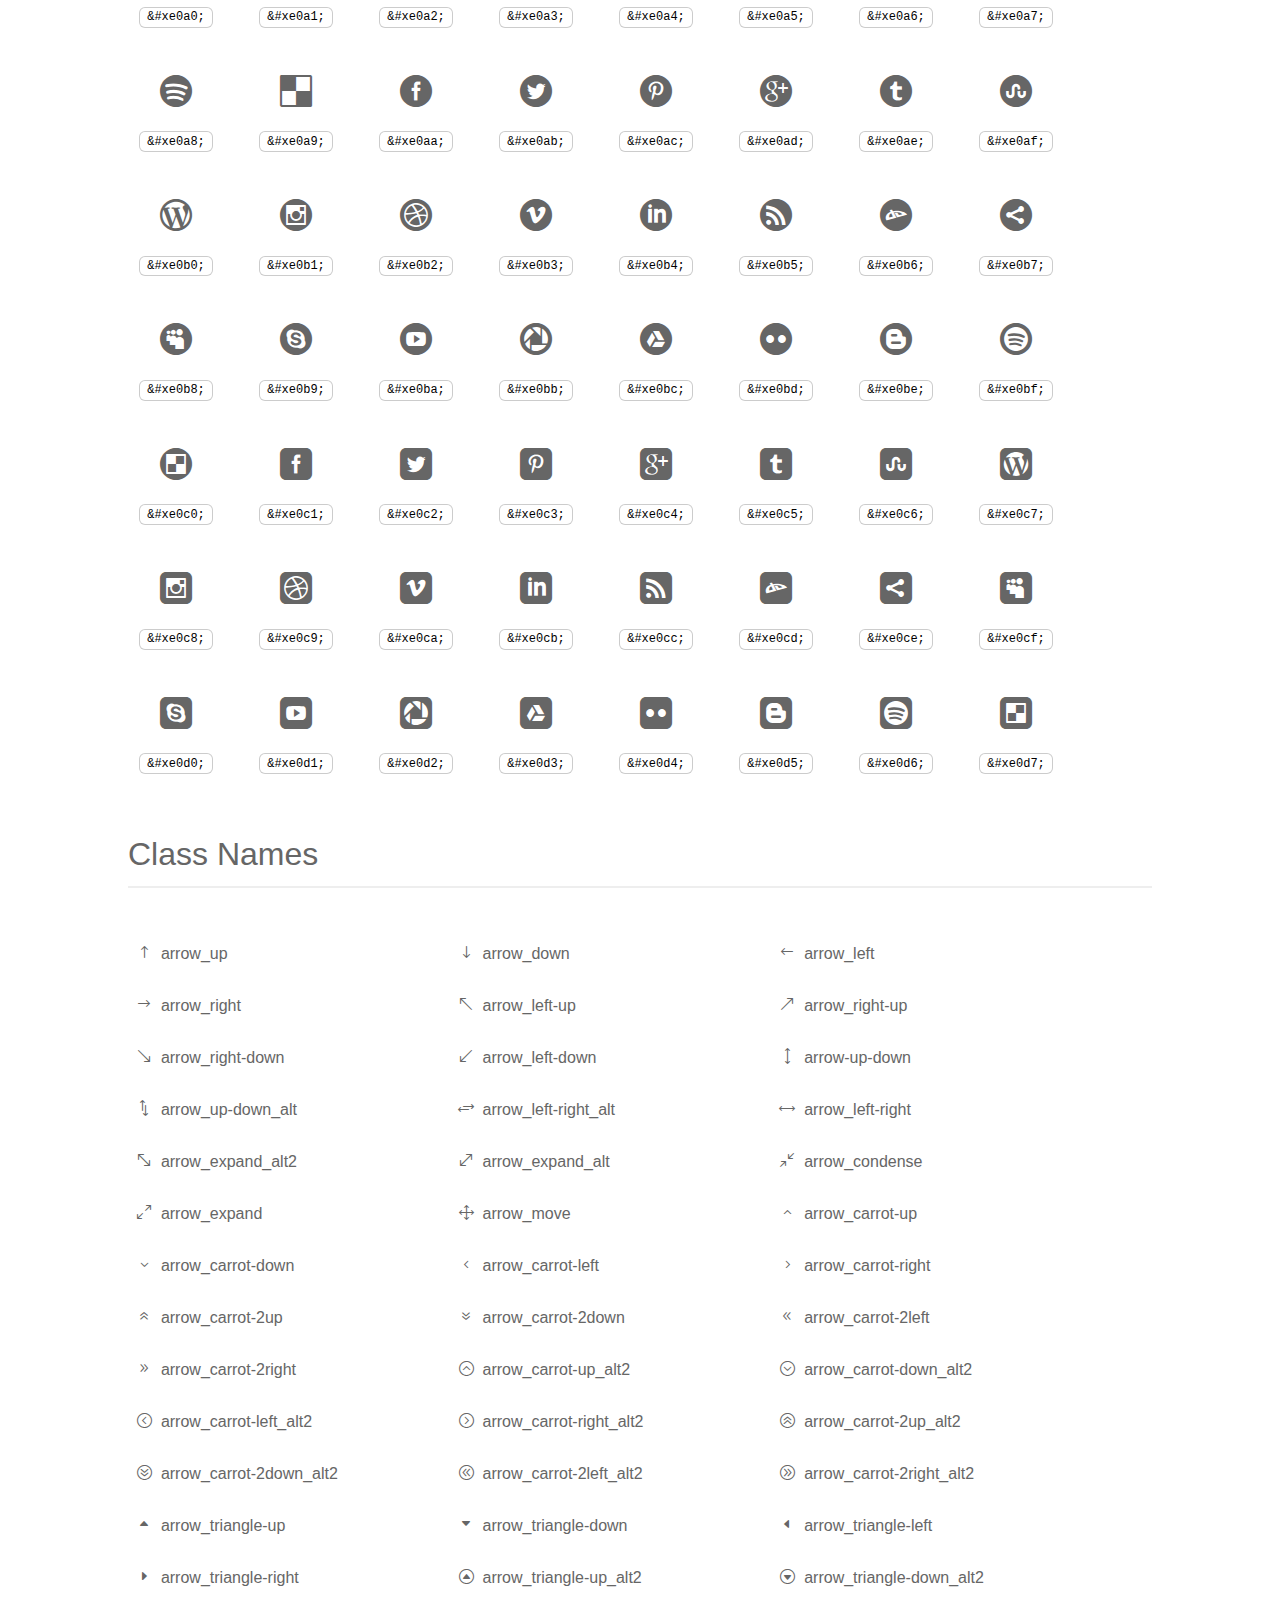
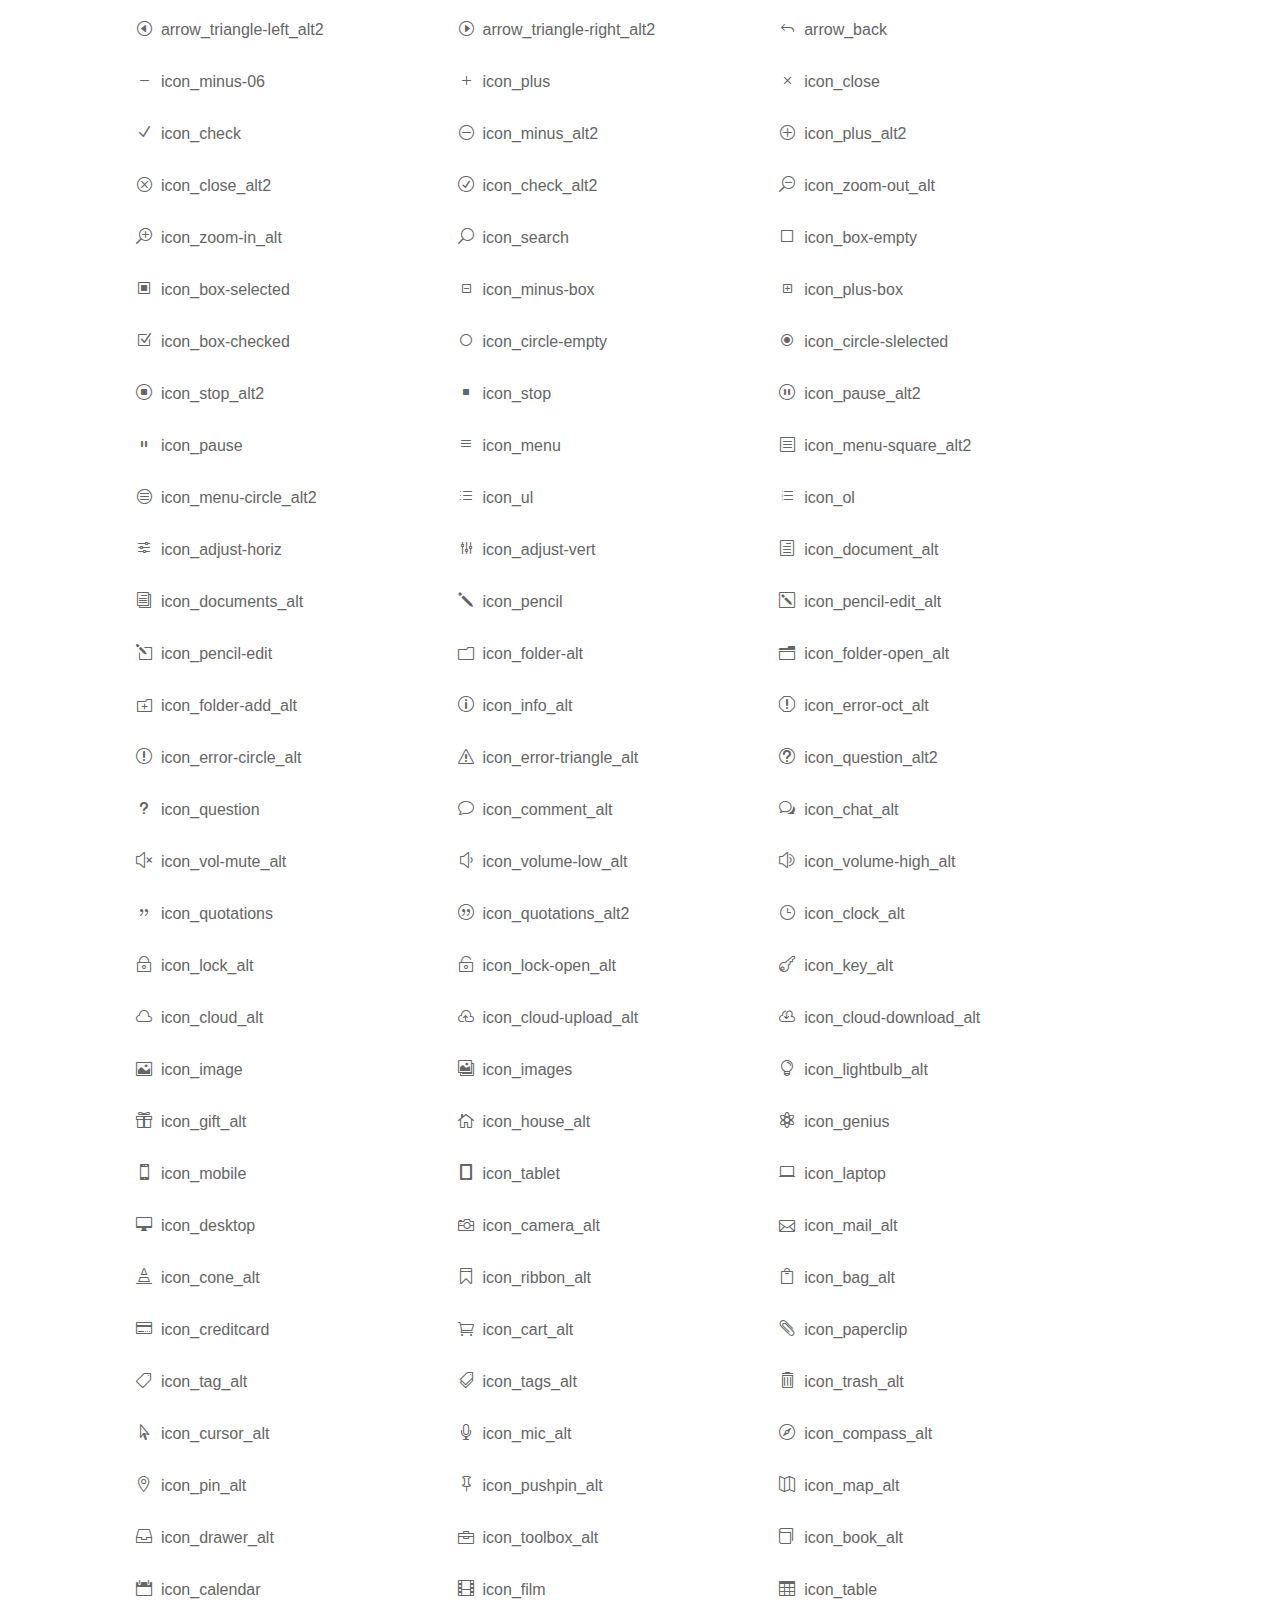
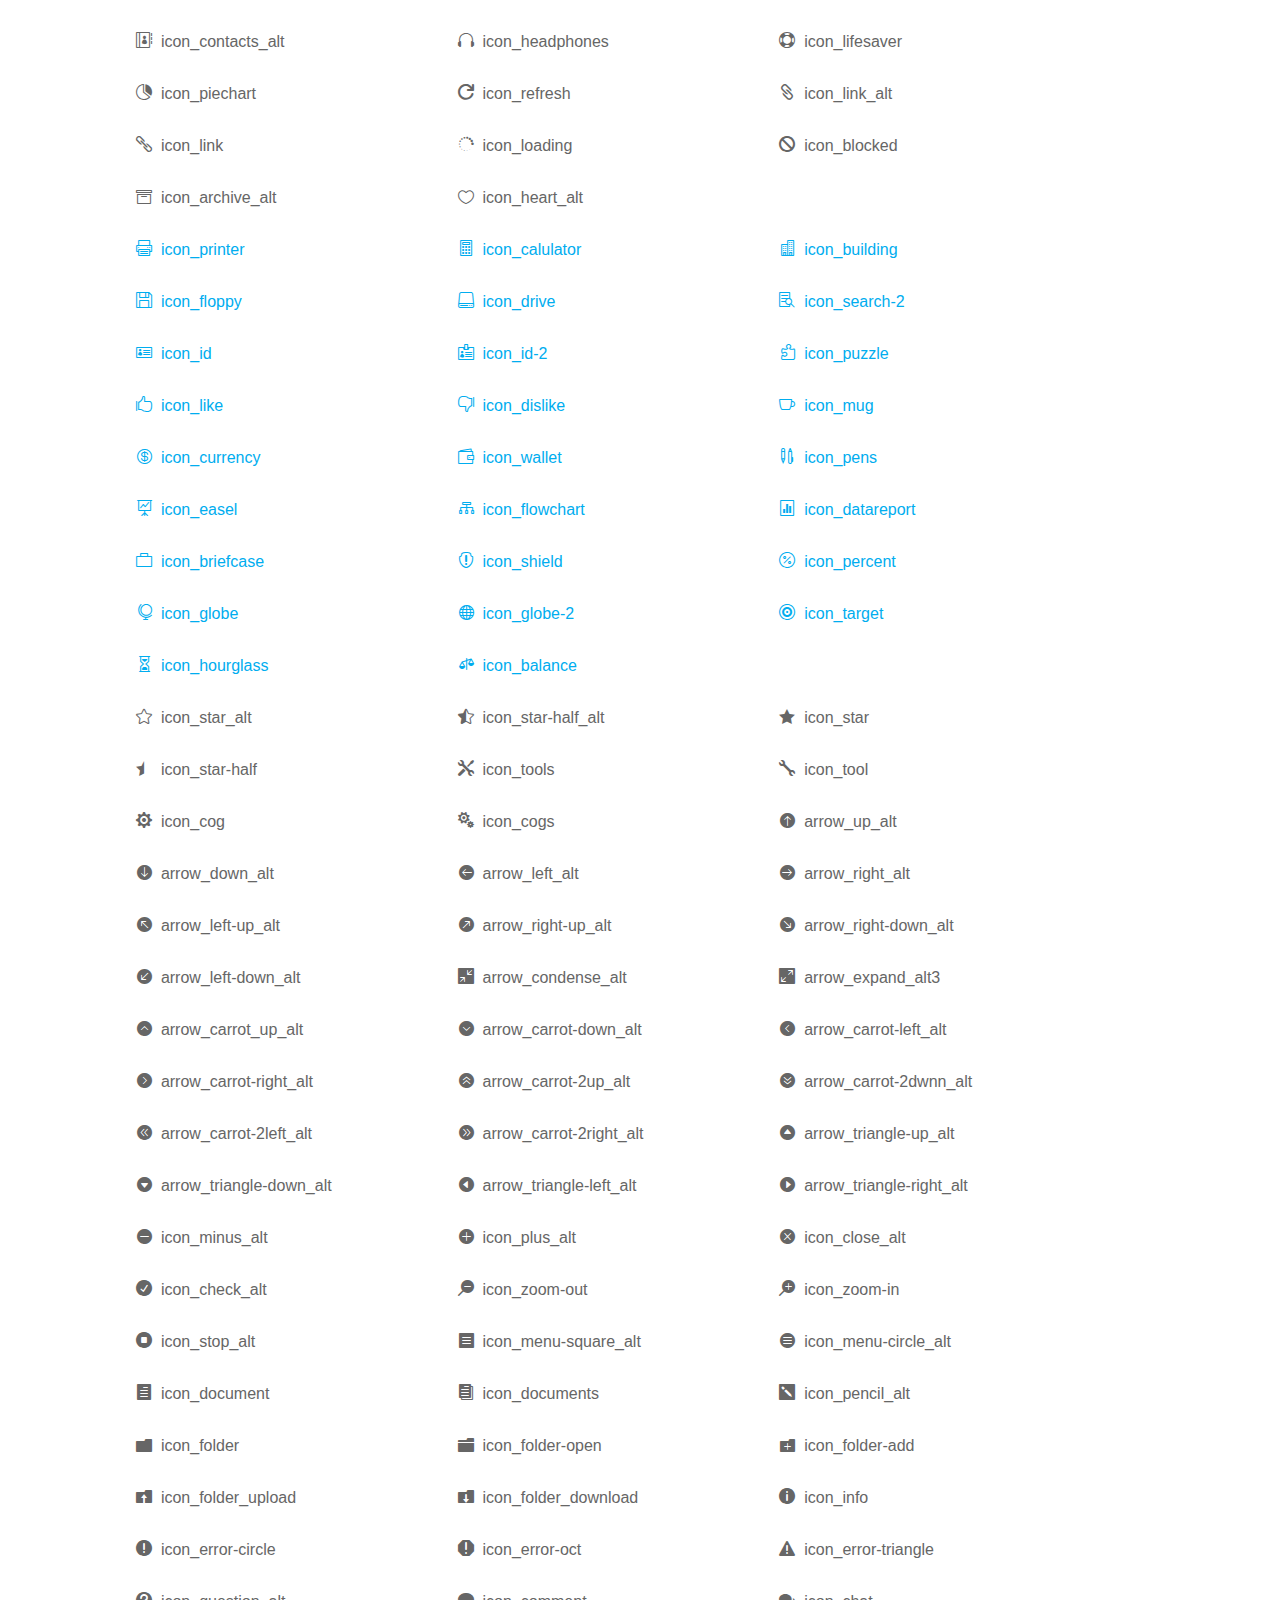
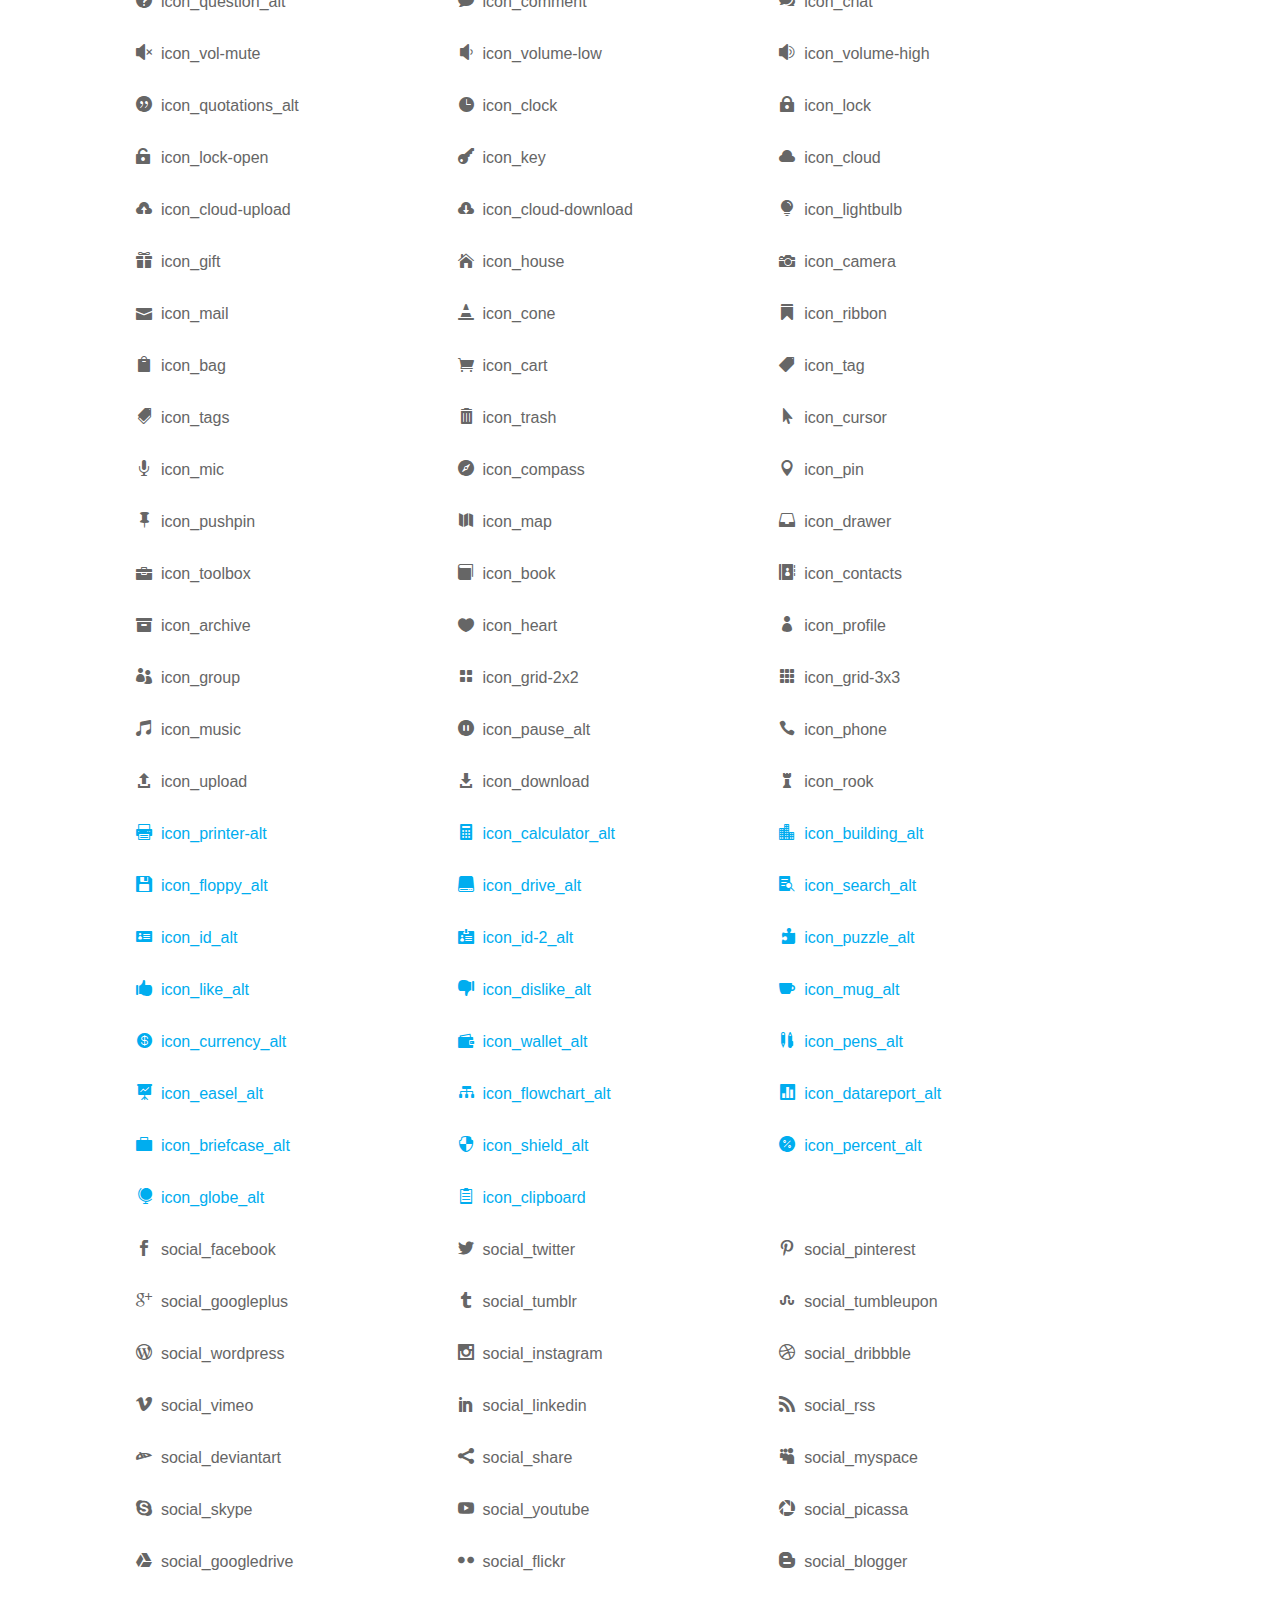
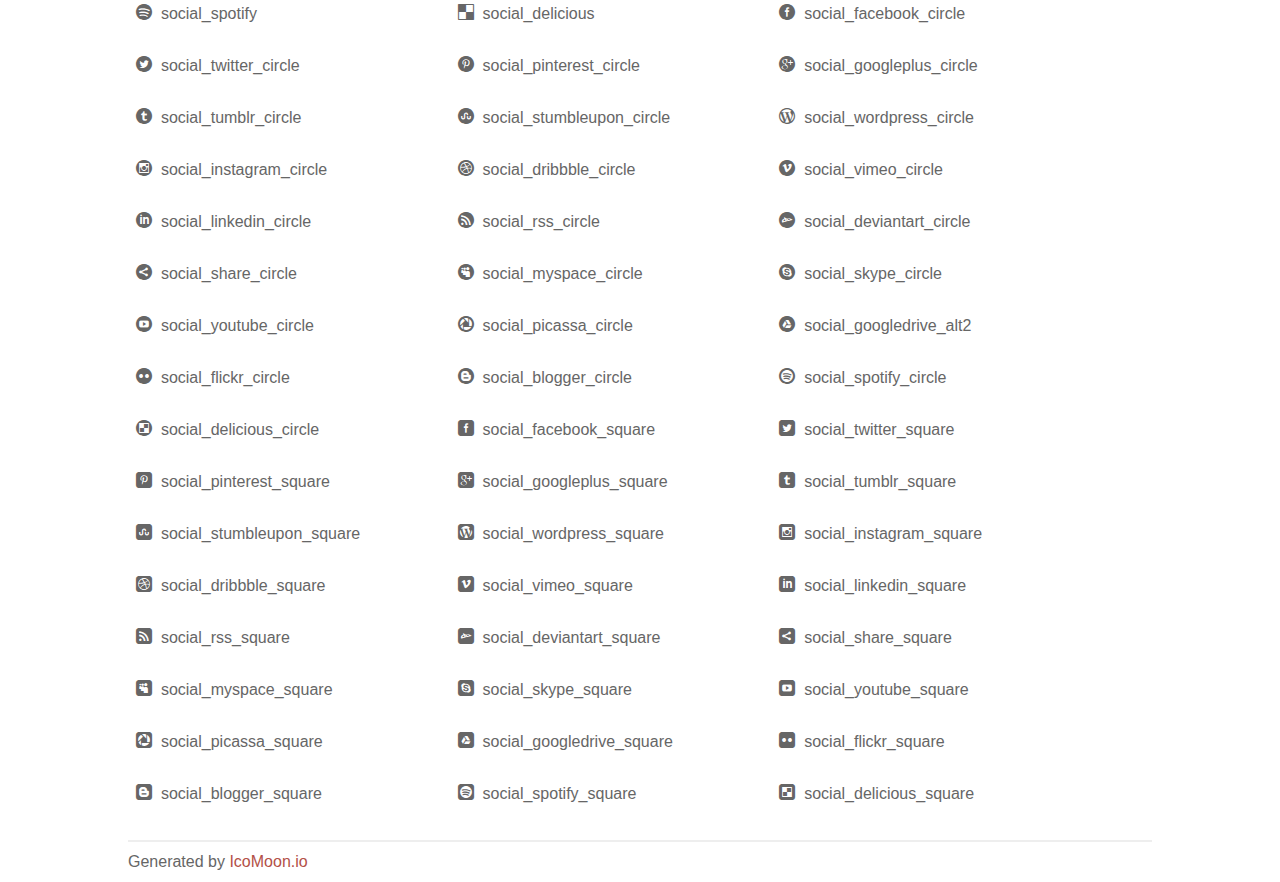
<file: css/icon_fonts/demo_icon_set_3.html>
<!doctype html>
<html>
<head>
<title>Your Font/Glyphs</title>
<link rel="stylesheet" href="../vendors.css">
<!--[if lte IE 7]><script src="lte-ie7.js"></script><![endif]-->
<style>
	section, header, footer {display: block;}
	body {
		font-family: sans-serif;
		color: #666;
		line-height: 1.5;
		font-size: 1em;
	}
	* {
		-moz-box-sizing: border-box;
		-webkit-box-sizing: border-box;
		box-sizing: border-box;
		margin: 0;
		padding: 0;
	}
	.glyph {
		float: left;
		text-align: center;
		padding: .75em;
		margin: .4em 1.5em .75em 0;
		width: 6em;
		text-shadow: none;
	}
	
	.glyph input {
		font-family: consolas, monospace;
		font-size: 12px;
		width: 100%;
		text-align: center;
		border: 0;
		box-shadow: 0 0 0 1px #ccc;
		padding: .2em;
                -moz-border-radius: 5px;
                -webkit-border-radius: 5px;
	}
	
	

	.new {
		color:#00adef !important;
	}

	
	.w-main {
		width: 80%;
	}
	.centered {
		margin-left: auto;
		margin-right: auto;
	}
	.fs1 {
		font-size: 2em;
	}
	header {
		margin: 2em 0;
		padding-bottom: .5em;
		color: #666;
		box-shadow: 0 2px #eee;
	}
	header h1 {
		font-size: 2em;
		font-weight: normal;
	}
	.clearfix:before, .clearfix:after { content: ""; display: table; }
	.clearfix:after, .clear { clear: both; }
	footer {
		margin-top: 2em;
		padding: .5em 0;
		box-shadow: 0 -2px #eee;
	}
	a, a:visited {
		color: #B35047;
		text-decoration: none;
	}
	a:hover, a:focus {color: #000;}
	
	.box1 {
		font-size: 16px;
		display: inline-block;
		width: 30%;
		padding: .25em .5em;
		margin: 20px 10px 0 0;
	}
</style>
</head>
<body>

	<div class="w-main centered">
	<section class="mtm clearfix" id="glyphs">
	<div class="glyph">
		<div class="fs1" aria-hidden="true" data-icon="&#x21;"></div>
		<input type="text" readonly value="&amp;#x21;" />
	</div>
	<div class="glyph">
		<div class="fs1" aria-hidden="true" data-icon="&#x22;"></div>
		<input type="text" readonly value="&amp;#x22;" />
	</div>
	<div class="glyph">
		<div class="fs1" aria-hidden="true" data-icon="&#x23;"></div>
		<input type="text" readonly value="&amp;#x23;" />
	</div>
	<div class="glyph">
		<div class="fs1" aria-hidden="true" data-icon="&#x24;"></div>
		<input type="text" readonly value="&amp;#x24;" />
	</div>
	<div class="glyph">
		<div class="fs1" aria-hidden="true" data-icon="&#x25;"></div>
		<input type="text" readonly value="&amp;#x25;" />
	</div>
	<div class="glyph">
		<div class="fs1" aria-hidden="true" data-icon="&#x26;"></div>
		<input type="text" readonly value="&amp;#x26;" />
	</div>
	<div class="glyph">
		<div class="fs1" aria-hidden="true" data-icon="&#x27;"></div>
		<input type="text" readonly value="&amp;#x27;" />
	</div>
	<div class="glyph">
		<div class="fs1" aria-hidden="true" data-icon="&#x28;"></div>
		<input type="text" readonly value="&amp;#x28;" />
	</div>
	<div class="glyph">
		<div class="fs1" aria-hidden="true" data-icon="&#x29;"></div>
		<input type="text" readonly value="&amp;#x29;" />
	</div>
	<div class="glyph">
		<div class="fs1" aria-hidden="true" data-icon="&#x2a;"></div>
		<input type="text" readonly value="&amp;#x2a;" />
	</div>
	<div class="glyph">
		<div class="fs1" aria-hidden="true" data-icon="&#x2b;"></div>
		<input type="text" readonly value="&amp;#x2b;" />
	</div>
	<div class="glyph">
		<div class="fs1" aria-hidden="true" data-icon="&#x2c;"></div>
		<input type="text" readonly value="&amp;#x2c;" />
	</div>
	<div class="glyph">
		<div class="fs1" aria-hidden="true" data-icon="&#x2d;"></div>
		<input type="text" readonly value="&amp;#x2d;" />
	</div>
	<div class="glyph">
		<div class="fs1" aria-hidden="true" data-icon="&#x2e;"></div>
		<input type="text" readonly value="&amp;#x2e;" />
	</div>
	<div class="glyph">
		<div class="fs1" aria-hidden="true" data-icon="&#x2f;"></div>
		<input type="text" readonly value="&amp;#x2f;" />
	</div>
	<div class="glyph">
		<div class="fs1" aria-hidden="true" data-icon="&#x30;"></div>
		<input type="text" readonly value="&amp;#x30;" />
	</div>
	<div class="glyph">
		<div class="fs1" aria-hidden="true" data-icon="&#x31;"></div>
		<input type="text" readonly value="&amp;#x31;" />
	</div>
	<div class="glyph">
		<div class="fs1" aria-hidden="true" data-icon="&#x32;"></div>
		<input type="text" readonly value="&amp;#x32;" />
	</div>
	<div class="glyph">
		<div class="fs1" aria-hidden="true" data-icon="&#x33;"></div>
		<input type="text" readonly value="&amp;#x33;" />
	</div>
	<div class="glyph">
		<div class="fs1" aria-hidden="true" data-icon="&#x34;"></div>
		<input type="text" readonly value="&amp;#x34;" />
	</div>
	<div class="glyph">
		<div class="fs1" aria-hidden="true" data-icon="&#x35;"></div>
		<input type="text" readonly value="&amp;#x35;" />
	</div>
	<div class="glyph">
		<div class="fs1" aria-hidden="true" data-icon="&#x36;"></div>
		<input type="text" readonly value="&amp;#x36;" />
	</div>
	<div class="glyph">
		<div class="fs1" aria-hidden="true" data-icon="&#x37;"></div>
		<input type="text" readonly value="&amp;#x37;" />
	</div>
	<div class="glyph">
		<div class="fs1" aria-hidden="true" data-icon="&#x38;"></div>
		<input type="text" readonly value="&amp;#x38;" />
	</div>
	<div class="glyph">
		<div class="fs1" aria-hidden="true" data-icon="&#x39;"></div>
		<input type="text" readonly value="&amp;#x39;" />
	</div>
	<div class="glyph">
		<div class="fs1" aria-hidden="true" data-icon="&#x3a;"></div>
		<input type="text" readonly value="&amp;#x3a;" />
	</div>
	<div class="glyph">
		<div class="fs1" aria-hidden="true" data-icon="&#x3b;"></div>
		<input type="text" readonly value="&amp;#x3b;" />
	</div>
	<div class="glyph">
		<div class="fs1" aria-hidden="true" data-icon="&#x3c;"></div>
		<input type="text" readonly value="&amp;#x3c;" />
	</div>
	<div class="glyph">
		<div class="fs1" aria-hidden="true" data-icon="&#x3d;"></div>
		<input type="text" readonly value="&amp;#x3d;" />
	</div>
	<div class="glyph">
		<div class="fs1" aria-hidden="true" data-icon="&#x3e;"></div>
		<input type="text" readonly value="&amp;#x3e;" />
	</div>
	<div class="glyph">
		<div class="fs1" aria-hidden="true" data-icon="&#x3f;"></div>
		<input type="text" readonly value="&amp;#x3f;" />
	</div>
	<div class="glyph">
		<div class="fs1" aria-hidden="true" data-icon="&#x40;"></div>
		<input type="text" readonly value="&amp;#x40;" />
	</div>
	<div class="glyph">
		<div class="fs1" aria-hidden="true" data-icon="&#x41;"></div>
		<input type="text" readonly value="&amp;#x41;" />
	</div>
	<div class="glyph">
		<div class="fs1" aria-hidden="true" data-icon="&#x42;"></div>
		<input type="text" readonly value="&amp;#x42;" />
	</div>
	<div class="glyph">
		<div class="fs1" aria-hidden="true" data-icon="&#x43;"></div>
		<input type="text" readonly value="&amp;#x43;" />
	</div>
	<div class="glyph">
		<div class="fs1" aria-hidden="true" data-icon="&#x44;"></div>
		<input type="text" readonly value="&amp;#x44;" />
	</div>
	<div class="glyph">
		<div class="fs1" aria-hidden="true" data-icon="&#x45;"></div>
		<input type="text" readonly value="&amp;#x45;" />
	</div>
	<div class="glyph">
		<div class="fs1" aria-hidden="true" data-icon="&#x46;"></div>
		<input type="text" readonly value="&amp;#x46;" />
	</div>
	<div class="glyph">
		<div class="fs1" aria-hidden="true" data-icon="&#x47;"></div>
		<input type="text" readonly value="&amp;#x47;" />
	</div>
	<div class="glyph">
		<div class="fs1" aria-hidden="true" data-icon="&#x48;"></div>
		<input type="text" readonly value="&amp;#x48;" />
	</div>
	<div class="glyph">
		<div class="fs1" aria-hidden="true" data-icon="&#x49;"></div>
		<input type="text" readonly value="&amp;#x49;" />
	</div>
	<div class="glyph">
		<div class="fs1" aria-hidden="true" data-icon="&#x4a;"></div>
		<input type="text" readonly value="&amp;#x4a;" />
	</div>
	<div class="glyph">
		<div class="fs1" aria-hidden="true" data-icon="&#x4b;"></div>
		<input type="text" readonly value="&amp;#x4b;" />
	</div>
	<div class="glyph">
		<div class="fs1" aria-hidden="true" data-icon="&#x4c;"></div>
		<input type="text" readonly value="&amp;#x4c;" />
	</div>
	<div class="glyph">
		<div class="fs1" aria-hidden="true" data-icon="&#x4d;"></div>
		<input type="text" readonly value="&amp;#x4d;" />
	</div>
	<div class="glyph">
		<div class="fs1" aria-hidden="true" data-icon="&#x4e;"></div>
		<input type="text" readonly value="&amp;#x4e;" />
	</div>
	<div class="glyph">
		<div class="fs1" aria-hidden="true" data-icon="&#x4f;"></div>
		<input type="text" readonly value="&amp;#x4f;" />
	</div>
	<div class="glyph">
		<div class="fs1" aria-hidden="true" data-icon="&#x50;"></div>
		<input type="text" readonly value="&amp;#x50;" />
	</div>
	<div class="glyph">
		<div class="fs1" aria-hidden="true" data-icon="&#x51;"></div>
		<input type="text" readonly value="&amp;#x51;" />
	</div>
	<div class="glyph">
		<div class="fs1" aria-hidden="true" data-icon="&#x52;"></div>
		<input type="text" readonly value="&amp;#x52;" />
	</div>
	<div class="glyph">
		<div class="fs1" aria-hidden="true" data-icon="&#x53;"></div>
		<input type="text" readonly value="&amp;#x53;" />
	</div>
	<div class="glyph">
		<div class="fs1" aria-hidden="true" data-icon="&#x54;"></div>
		<input type="text" readonly value="&amp;#x54;" />
	</div>
	<div class="glyph">
		<div class="fs1" aria-hidden="true" data-icon="&#x55;"></div>
		<input type="text" readonly value="&amp;#x55;" />
	</div>
	<div class="glyph">
		<div class="fs1" aria-hidden="true" data-icon="&#x56;"></div>
		<input type="text" readonly value="&amp;#x56;" />
	</div>
	<div class="glyph">
		<div class="fs1" aria-hidden="true" data-icon="&#x57;"></div>
		<input type="text" readonly value="&amp;#x57;" />
	</div>
	<div class="glyph">
		<div class="fs1" aria-hidden="true" data-icon="&#x58;"></div>
		<input type="text" readonly value="&amp;#x58;" />
	</div>
	<div class="glyph">
		<div class="fs1" aria-hidden="true" data-icon="&#x59;"></div>
		<input type="text" readonly value="&amp;#x59;" />
	</div>
	<div class="glyph">
		<div class="fs1" aria-hidden="true" data-icon="&#x5a;"></div>
		<input type="text" readonly value="&amp;#x5a;" />
	</div>
	<div class="glyph">
		<div class="fs1" aria-hidden="true" data-icon="&#x5b;"></div>
		<input type="text" readonly value="&amp;#x5b;" />
	</div>
	<div class="glyph">
		<div class="fs1" aria-hidden="true" data-icon="&#x5c;"></div>
		<input type="text" readonly value="&amp;#x5c;" />
	</div>
	<div class="glyph">
		<div class="fs1" aria-hidden="true" data-icon="&#x5d;"></div>
		<input type="text" readonly value="&amp;#x5d;" />
	</div>
	<div class="glyph">
		<div class="fs1" aria-hidden="true" data-icon="&#x5e;"></div>
		<input type="text" readonly value="&amp;#x5e;" />
	</div>
	<div class="glyph">
		<div class="fs1" aria-hidden="true" data-icon="&#x5f;"></div>
		<input type="text" readonly value="&amp;#x5f;" />
	</div>
	<div class="glyph">
		<div class="fs1" aria-hidden="true" data-icon="&#x60;"></div>
		<input type="text" readonly value="&amp;#x60;" />
	</div>
	<div class="glyph">
		<div class="fs1" aria-hidden="true" data-icon="&#x61;"></div>
		<input type="text" readonly value="&amp;#x61;" />
	</div>
	<div class="glyph">
		<div class="fs1" aria-hidden="true" data-icon="&#x62;"></div>
		<input type="text" readonly value="&amp;#x62;" />
	</div>
	<div class="glyph">
		<div class="fs1" aria-hidden="true" data-icon="&#x63;"></div>
		<input type="text" readonly value="&amp;#x63;" />
	</div>
	<div class="glyph">
		<div class="fs1" aria-hidden="true" data-icon="&#x64;"></div>
		<input type="text" readonly value="&amp;#x64;" />
	</div>
	<div class="glyph">
		<div class="fs1" aria-hidden="true" data-icon="&#x65;"></div>
		<input type="text" readonly value="&amp;#x65;" />
	</div>
	<div class="glyph">
		<div class="fs1" aria-hidden="true" data-icon="&#x66;"></div>
		<input type="text" readonly value="&amp;#x66;" />
	</div>
	<div class="glyph">
		<div class="fs1" aria-hidden="true" data-icon="&#x67;"></div>
		<input type="text" readonly value="&amp;#x67;" />
	</div>
	<div class="glyph">
		<div class="fs1" aria-hidden="true" data-icon="&#x68;"></div>
		<input type="text" readonly value="&amp;#x68;" />
	</div>
	<div class="glyph">
		<div class="fs1" aria-hidden="true" data-icon="&#x69;"></div>
		<input type="text" readonly value="&amp;#x69;" />
	</div>
	<div class="glyph">
		<div class="fs1" aria-hidden="true" data-icon="&#x6a;"></div>
		<input type="text" readonly value="&amp;#x6a;" />
	</div>
	<div class="glyph">
		<div class="fs1" aria-hidden="true" data-icon="&#x6b;"></div>
		<input type="text" readonly value="&amp;#x6b;" />
	</div>
	<div class="glyph">
		<div class="fs1" aria-hidden="true" data-icon="&#x6c;"></div>
		<input type="text" readonly value="&amp;#x6c;" />
	</div>
	<div class="glyph">
		<div class="fs1" aria-hidden="true" data-icon="&#x6d;"></div>
		<input type="text" readonly value="&amp;#x6d;" />
	</div>
	<div class="glyph">
		<div class="fs1" aria-hidden="true" data-icon="&#x6e;"></div>
		<input type="text" readonly value="&amp;#x6e;" />
	</div>
	<div class="glyph">
		<div class="fs1" aria-hidden="true" data-icon="&#x6f;"></div>
		<input type="text" readonly value="&amp;#x6f;" />
	</div>
	<div class="glyph">
		<div class="fs1" aria-hidden="true" data-icon="&#x70;"></div>
		<input type="text" readonly value="&amp;#x70;" />
	</div>
	<div class="glyph">
		<div class="fs1" aria-hidden="true" data-icon="&#x71;"></div>
		<input type="text" readonly value="&amp;#x71;" />
	</div>
	<div class="glyph">
		<div class="fs1" aria-hidden="true" data-icon="&#x72;"></div>
		<input type="text" readonly value="&amp;#x72;" />
	</div>
	<div class="glyph">
		<div class="fs1" aria-hidden="true" data-icon="&#x73;"></div>
		<input type="text" readonly value="&amp;#x73;" />
	</div>
	<div class="glyph">
		<div class="fs1" aria-hidden="true" data-icon="&#x74;"></div>
		<input type="text" readonly value="&amp;#x74;" />
	</div>
	<div class="glyph">
		<div class="fs1" aria-hidden="true" data-icon="&#x75;"></div>
		<input type="text" readonly value="&amp;#x75;" />
	</div>
	<div class="glyph">
		<div class="fs1" aria-hidden="true" data-icon="&#x76;"></div>
		<input type="text" readonly value="&amp;#x76;" />
	</div>
	<div class="glyph">
		<div class="fs1" aria-hidden="true" data-icon="&#x77;"></div>
		<input type="text" readonly value="&amp;#x77;" />
	</div>
	<div class="glyph">
		<div class="fs1" aria-hidden="true" data-icon="&#x78;"></div>
		<input type="text" readonly value="&amp;#x78;" />
	</div>
	<div class="glyph">
		<div class="fs1" aria-hidden="true" data-icon="&#x79;"></div>
		<input type="text" readonly value="&amp;#x79;" />
	</div>
	<div class="glyph">
		<div class="fs1" aria-hidden="true" data-icon="&#x7a;"></div>
		<input type="text" readonly value="&amp;#x7a;" />
	</div>
	<div class="glyph">
		<div class="fs1" aria-hidden="true" data-icon="&#x7b;"></div>
		<input type="text" readonly value="&amp;#x7b;" />
	</div>
	<div class="glyph">
		<div class="fs1" aria-hidden="true" data-icon="&#x7c;"></div>
		<input type="text" readonly value="&amp;#x7c;" />
	</div>
	<div class="glyph">
		<div class="fs1" aria-hidden="true" data-icon="&#x7d;"></div>
		<input type="text" readonly value="&amp;#x7d;" />
	</div>
	<div class="glyph">
		<div class="fs1" aria-hidden="true" data-icon="&#x7e;"></div>
		<input type="text" readonly value="&amp;#x7e;" />
	</div>
	<div class="glyph">
		<div class="fs1" aria-hidden="true" data-icon="&#xe000;"></div>
		<input type="text" readonly value="&amp;#xe000;" />
	</div>
	<div class="glyph">
		<div class="fs1" aria-hidden="true" data-icon="&#xe001;"></div>
		<input type="text" readonly value="&amp;#xe001;" />
	</div>
	<div class="glyph">
		<div class="fs1" aria-hidden="true" data-icon="&#xe002;"></div>
		<input type="text" readonly value="&amp;#xe002;" />
	</div>
	<div class="glyph">
		<div class="fs1" aria-hidden="true" data-icon="&#xe003;"></div>
		<input type="text" readonly value="&amp;#xe003;" />
	</div>
	<div class="glyph">
		<div class="fs1" aria-hidden="true" data-icon="&#xe004;"></div>
		<input type="text" readonly value="&amp;#xe004;" />
	</div>
	<div class="glyph">
		<div class="fs1" aria-hidden="true" data-icon="&#xe005;"></div>
		<input type="text" readonly value="&amp;#xe005;" />
	</div>
	<div class="glyph">
		<div class="fs1" aria-hidden="true" data-icon="&#xe006;"></div>
		<input type="text" readonly value="&amp;#xe006;" />
	</div>
	<div class="glyph">
		<div class="fs1" aria-hidden="true" data-icon="&#xe007;"></div>
		<input type="text" readonly value="&amp;#xe007;" />
	</div>
	<div class="glyph">
		<div class="fs1" aria-hidden="true" data-icon="&#xe008;"></div>
		<input type="text" readonly value="&amp;#xe008;" />
	</div>
	<div class="glyph">
		<div class="fs1" aria-hidden="true" data-icon="&#xe009;"></div>
		<input type="text" readonly value="&amp;#xe009;" />
	</div>
	<div class="glyph">
		<div class="fs1" aria-hidden="true" data-icon="&#xe00a;"></div>
		<input type="text" readonly value="&amp;#xe00a;" />
	</div>
	<div class="glyph">
		<div class="fs1" aria-hidden="true" data-icon="&#xe00b;"></div>
		<input type="text" readonly value="&amp;#xe00b;" />
	</div>
	<div class="glyph">
		<div class="fs1" aria-hidden="true" data-icon="&#xe00c;"></div>
		<input type="text" readonly value="&amp;#xe00c;" />
	</div>
	<div class="glyph">
		<div class="fs1" aria-hidden="true" data-icon="&#xe00d;"></div>
		<input type="text" readonly value="&amp;#xe00d;" />
	</div>
	<div class="glyph">
		<div class="fs1" aria-hidden="true" data-icon="&#xe00e;"></div>
		<input type="text" readonly value="&amp;#xe00e;" />
	</div>
	<div class="glyph">
		<div class="fs1" aria-hidden="true" data-icon="&#xe00f;"></div>
		<input type="text" readonly value="&amp;#xe00f;" />
	</div>
	<div class="glyph">
		<div class="fs1" aria-hidden="true" data-icon="&#xe010;"></div>
		<input type="text" readonly value="&amp;#xe010;" />
	</div>
	<div class="glyph">
		<div class="fs1" aria-hidden="true" data-icon="&#xe011;"></div>
		<input type="text" readonly value="&amp;#xe011;" />
	</div>
	<div class="glyph">
		<div class="fs1" aria-hidden="true" data-icon="&#xe012;"></div>
		<input type="text" readonly value="&amp;#xe012;" />
	</div>
	<div class="glyph">
		<div class="fs1" aria-hidden="true" data-icon="&#xe013;"></div>
		<input type="text" readonly value="&amp;#xe013;" />
	</div>
	<div class="glyph">
		<div class="fs1" aria-hidden="true" data-icon="&#xe014;"></div>
		<input type="text" readonly value="&amp;#xe014;" />
	</div>
	<div class="glyph">
		<div class="fs1" aria-hidden="true" data-icon="&#xe015;"></div>
		<input type="text" readonly value="&amp;#xe015;" />
	</div>
	<div class="glyph">
		<div class="fs1" aria-hidden="true" data-icon="&#xe016;"></div>
		<input type="text" readonly value="&amp;#xe016;" />
	</div>
	<div class="glyph">
		<div class="fs1" aria-hidden="true" data-icon="&#xe017;"></div>
		<input type="text" readonly value="&amp;#xe017;" />
	</div>
	<div class="glyph">
		<div class="fs1" aria-hidden="true" data-icon="&#xe018;"></div>
		<input type="text" readonly value="&amp;#xe018;" />
	</div>
	<div class="glyph">
		<div class="fs1" aria-hidden="true" data-icon="&#xe019;"></div>
		<input type="text" readonly value="&amp;#xe019;" />
	</div>
	<div class="glyph">
		<div class="fs1" aria-hidden="true" data-icon="&#xe01a;"></div>
		<input type="text" readonly value="&amp;#xe01a;" />
	</div>
	<div class="glyph">
		<div class="fs1" aria-hidden="true" data-icon="&#xe01b;"></div>
		<input type="text" readonly value="&amp;#xe01b;" />
	</div>
	<div class="glyph">
		<div class="fs1" aria-hidden="true" data-icon="&#xe01c;"></div>
		<input type="text" readonly value="&amp;#xe01c;" />
	</div>
	<div class="glyph">
		<div class="fs1" aria-hidden="true" data-icon="&#xe01d;"></div>
		<input type="text" readonly value="&amp;#xe01d;" />
	</div>
	<div class="glyph">
		<div class="fs1" aria-hidden="true" data-icon="&#xe01e;"></div>
		<input type="text" readonly value="&amp;#xe01e;" />
	</div>
	<div class="glyph">
		<div class="fs1" aria-hidden="true" data-icon="&#xe01f;"></div>
		<input type="text" readonly value="&amp;#xe01f;" />
	</div>
	<div class="glyph">
		<div class="fs1" aria-hidden="true" data-icon="&#xe020;"></div>
		<input type="text" readonly value="&amp;#xe020;" />
	</div>
	<div class="glyph">
		<div class="fs1" aria-hidden="true" data-icon="&#xe021;"></div>
		<input type="text" readonly value="&amp;#xe021;" />
	</div>
	<div class="glyph">
		<div class="fs1" aria-hidden="true" data-icon="&#xe022;"></div>
		<input type="text" readonly value="&amp;#xe022;" />
	</div>
	<div class="glyph">
		<div class="fs1" aria-hidden="true" data-icon="&#xe023;"></div>
		<input type="text" readonly value="&amp;#xe023;" />
	</div>
	<div class="glyph">
		<div class="fs1" aria-hidden="true" data-icon="&#xe024;"></div>
		<input type="text" readonly value="&amp;#xe024;" />
	</div>
	<div class="glyph">
		<div class="fs1" aria-hidden="true" data-icon="&#xe025;"></div>
		<input type="text" readonly value="&amp;#xe025;" />
	</div>
	<div class="glyph">
		<div class="fs1" aria-hidden="true" data-icon="&#xe026;"></div>
		<input type="text" readonly value="&amp;#xe026;" />
	</div>
	<div class="glyph">
		<div class="fs1" aria-hidden="true" data-icon="&#xe027;"></div>
		<input type="text" readonly value="&amp;#xe027;" />
	</div>
	<div class="glyph">
		<div class="fs1" aria-hidden="true" data-icon="&#xe028;"></div>
		<input type="text" readonly value="&amp;#xe028;" />
	</div>
	<div class="glyph">
		<div class="fs1" aria-hidden="true" data-icon="&#xe029;"></div>
		<input type="text" readonly value="&amp;#xe029;" />
	</div>
	<div class="glyph">
		<div class="fs1" aria-hidden="true" data-icon="&#xe02a;"></div>
		<input type="text" readonly value="&amp;#xe02a;" />
	</div>
	<div class="glyph">
		<div class="fs1" aria-hidden="true" data-icon="&#xe02b;"></div>
		<input type="text" readonly value="&amp;#xe02b;" />
	</div>
	<div class="glyph">
		<div class="fs1" aria-hidden="true" data-icon="&#xe02c;"></div>
		<input type="text" readonly value="&amp;#xe02c;" />
	</div>
	<div class="glyph">
		<div class="fs1" aria-hidden="true" data-icon="&#xe02d;"></div>
		<input type="text" readonly value="&amp;#xe02d;" />
	</div>
	<div class="glyph">
		<div class="fs1" aria-hidden="true" data-icon="&#xe02e;"></div>
		<input type="text" readonly value="&amp;#xe02e;" />
	</div>
	<div class="glyph">
		<div class="fs1" aria-hidden="true" data-icon="&#xe02f;"></div>
		<input type="text" readonly value="&amp;#xe02f;" />
	</div>
	<div class="glyph">
		<div class="fs1" aria-hidden="true" data-icon="&#xe030;"></div>
		<input type="text" readonly value="&amp;#xe030;" />
	</div>
    
    <div class="new">
    
    <div class="glyph">
		<div class="fs1" aria-hidden="true" data-icon="&#xe103;"></div>
		<input type="text" readonly value="&amp;#xe103;" />
	</div>
	<div class="glyph">
		<div class="fs1" aria-hidden="true" data-icon="&#xe0ee;"></div>
		<input type="text" readonly value="&amp;#xe0ee;" />
	</div>
	<div class="glyph">
		<div class="fs1" aria-hidden="true" data-icon="&#xe0ef;"></div>
		<input type="text" readonly value="&amp;#xe0ef;" />
	</div>
	<div class="glyph">
		<div class="fs1" aria-hidden="true" data-icon="&#xe0e8;"></div>
		<input type="text" readonly value="&amp;#xe0e8;" />
	</div>
	<div class="glyph">
		<div class="fs1" aria-hidden="true" data-icon="&#xe0ea;"></div>
		<input type="text" readonly value="&amp;#xe0ea;" />
	</div>
	<div class="glyph">
		<div class="fs1" aria-hidden="true" data-icon="&#xe101;"></div>
		<input type="text" readonly value="&amp;#xe101;" />
	</div>
	<div class="glyph">
		<div class="fs1" aria-hidden="true" data-icon="&#xe107;"></div>
		<input type="text" readonly value="&amp;#xe107;" />
	</div>
	<div class="glyph">
		<div class="fs1" aria-hidden="true" data-icon="&#xe108;"></div>
		<input type="text" readonly value="&amp;#xe108;" />
	</div>
	<div class="glyph">
		<div class="fs1" aria-hidden="true" data-icon="&#xe102;"></div>
		<input type="text" readonly value="&amp;#xe102;" />
	</div>
	<div class="glyph">
		<div class="fs1" aria-hidden="true" data-icon="&#xe106;"></div>
		<input type="text" readonly value="&amp;#xe106;" />
	</div>
	<div class="glyph">
		<div class="fs1" aria-hidden="true" data-icon="&#xe0eb;"></div>
		<input type="text" readonly value="&amp;#xe0eb;" />
	</div>
	<div class="glyph">
		<div class="fs1" aria-hidden="true" data-icon="&#xe105;"></div>
		<input type="text" readonly value="&amp;#xe105;" />
	</div>
	<div class="glyph">
		<div class="fs1" aria-hidden="true" data-icon="&#xe0ed;"></div>
		<input type="text" readonly value="&amp;#xe0ed;" />
	</div>
	<div class="glyph">
		<div class="fs1" aria-hidden="true" data-icon="&#xe100;"></div>
		<input type="text" readonly value="&amp;#xe100;" />
	</div>
	<div class="glyph">
		<div class="fs1" aria-hidden="true" data-icon="&#xe104;"></div>
		<input type="text" readonly value="&amp;#xe104;" />
	</div>
	<div class="glyph">
		<div class="fs1" aria-hidden="true" data-icon="&#xe0e9;"></div>
		<input type="text" readonly value="&amp;#xe0e9;" />
	</div>
	<div class="glyph">
		<div class="fs1" aria-hidden="true" data-icon="&#xe109;"></div>
		<input type="text" readonly value="&amp;#xe109;" />
	</div>
	<div class="glyph">
		<div class="fs1" aria-hidden="true" data-icon="&#xe0ec;"></div>
		<input type="text" readonly value="&amp;#xe0ec;" />
	</div>
	<div class="glyph">
		<div class="fs1" aria-hidden="true" data-icon="&#xe0fe;"></div>
		<input type="text" readonly value="&amp;#xe0fe;" />
	</div>
	<div class="glyph">
		<div class="fs1" aria-hidden="true" data-icon="&#xe0f6;"></div>
		<input type="text" readonly value="&amp;#xe0f6;" />
	</div>
	<div class="glyph">
		<div class="fs1" aria-hidden="true" data-icon="&#xe0fb;"></div>
		<input type="text" readonly value="&amp;#xe0fb;" />
	</div>
	<div class="glyph">
		<div class="fs1" aria-hidden="true" data-icon="&#xe0e2;"></div>
		<input type="text" readonly value="&amp;#xe0e2;" />
	</div>
	<div class="glyph">
		<div class="fs1" aria-hidden="true" data-icon="&#xe0e3;"></div>
		<input type="text" readonly value="&amp;#xe0e3;" />
	</div>
	<div class="glyph">
		<div class="fs1" aria-hidden="true" data-icon="&#xe0f5;"></div>
		<input type="text" readonly value="&amp;#xe0f5;" />
	</div>
	<div class="glyph">
		<div class="fs1" aria-hidden="true" data-icon="&#xe0e1;"></div>
		<input type="text" readonly value="&amp;#xe0e1;" />
	</div>
	<div class="glyph">
		<div class="fs1" aria-hidden="true" data-icon="&#xe0ff;"></div>
		<input type="text" readonly value="&amp;#xe0ff;" />
	</div>
    
    </div>
    
	<div class="glyph">
		<div class="fs1" aria-hidden="true" data-icon="&#xe031;"></div>
		<input type="text" readonly value="&amp;#xe031;" />
	</div>
	<div class="glyph">
		<div class="fs1" aria-hidden="true" data-icon="&#xe032;"></div>
		<input type="text" readonly value="&amp;#xe032;" />
	</div>
	<div class="glyph">
		<div class="fs1" aria-hidden="true" data-icon="&#xe033;"></div>
		<input type="text" readonly value="&amp;#xe033;" />
	</div>
	<div class="glyph">
		<div class="fs1" aria-hidden="true" data-icon="&#xe034;"></div>
		<input type="text" readonly value="&amp;#xe034;" />
	</div>
	<div class="glyph">
		<div class="fs1" aria-hidden="true" data-icon="&#xe035;"></div>
		<input type="text" readonly value="&amp;#xe035;" />
	</div>
	<div class="glyph">
		<div class="fs1" aria-hidden="true" data-icon="&#xe036;"></div>
		<input type="text" readonly value="&amp;#xe036;" />
	</div>
	<div class="glyph">
		<div class="fs1" aria-hidden="true" data-icon="&#xe037;"></div>
		<input type="text" readonly value="&amp;#xe037;" />
	</div>
	<div class="glyph">
		<div class="fs1" aria-hidden="true" data-icon="&#xe038;"></div>
		<input type="text" readonly value="&amp;#xe038;" />
	</div>
	<div class="glyph">
		<div class="fs1" aria-hidden="true" data-icon="&#xe039;"></div>
		<input type="text" readonly value="&amp;#xe039;" />
	</div>
	<div class="glyph">
		<div class="fs1" aria-hidden="true" data-icon="&#xe03a;"></div>
		<input type="text" readonly value="&amp;#xe03a;" />
	</div>
	<div class="glyph">
		<div class="fs1" aria-hidden="true" data-icon="&#xe03b;"></div>
		<input type="text" readonly value="&amp;#xe03b;" />
	</div>
	<div class="glyph">
		<div class="fs1" aria-hidden="true" data-icon="&#xe03c;"></div>
		<input type="text" readonly value="&amp;#xe03c;" />
	</div>
	<div class="glyph">
		<div class="fs1" aria-hidden="true" data-icon="&#xe03d;"></div>
		<input type="text" readonly value="&amp;#xe03d;" />
	</div>
	<div class="glyph">
		<div class="fs1" aria-hidden="true" data-icon="&#xe03e;"></div>
		<input type="text" readonly value="&amp;#xe03e;" />
	</div>
	<div class="glyph">
		<div class="fs1" aria-hidden="true" data-icon="&#xe03f;"></div>
		<input type="text" readonly value="&amp;#xe03f;" />
	</div>
	<div class="glyph">
		<div class="fs1" aria-hidden="true" data-icon="&#xe040;"></div>
		<input type="text" readonly value="&amp;#xe040;" />
	</div>
	<div class="glyph">
		<div class="fs1" aria-hidden="true" data-icon="&#xe041;"></div>
		<input type="text" readonly value="&amp;#xe041;" />
	</div>
	<div class="glyph">
		<div class="fs1" aria-hidden="true" data-icon="&#xe042;"></div>
		<input type="text" readonly value="&amp;#xe042;" />
	</div>
	<div class="glyph">
		<div class="fs1" aria-hidden="true" data-icon="&#xe043;"></div>
		<input type="text" readonly value="&amp;#xe043;" />
	</div>
	<div class="glyph">
		<div class="fs1" aria-hidden="true" data-icon="&#xe044;"></div>
		<input type="text" readonly value="&amp;#xe044;" />
	</div>
	<div class="glyph">
		<div class="fs1" aria-hidden="true" data-icon="&#xe045;"></div>
		<input type="text" readonly value="&amp;#xe045;" />
	</div>
	<div class="glyph">
		<div class="fs1" aria-hidden="true" data-icon="&#xe046;"></div>
		<input type="text" readonly value="&amp;#xe046;" />
	</div>
	<div class="glyph">
		<div class="fs1" aria-hidden="true" data-icon="&#xe047;"></div>
		<input type="text" readonly value="&amp;#xe047;" />
	</div>
	<div class="glyph">
		<div class="fs1" aria-hidden="true" data-icon="&#xe048;"></div>
		<input type="text" readonly value="&amp;#xe048;" />
	</div>
	<div class="glyph">
		<div class="fs1" aria-hidden="true" data-icon="&#xe049;"></div>
		<input type="text" readonly value="&amp;#xe049;" />
	</div>
	<div class="glyph">
		<div class="fs1" aria-hidden="true" data-icon="&#xe04a;"></div>
		<input type="text" readonly value="&amp;#xe04a;" />
	</div>
	<div class="glyph">
		<div class="fs1" aria-hidden="true" data-icon="&#xe04b;"></div>
		<input type="text" readonly value="&amp;#xe04b;" />
	</div>
	<div class="glyph">
		<div class="fs1" aria-hidden="true" data-icon="&#xe04c;"></div>
		<input type="text" readonly value="&amp;#xe04c;" />
	</div>
	<div class="glyph">
		<div class="fs1" aria-hidden="true" data-icon="&#xe04d;"></div>
		<input type="text" readonly value="&amp;#xe04d;" />
	</div>
	<div class="glyph">
		<div class="fs1" aria-hidden="true" data-icon="&#xe04e;"></div>
		<input type="text" readonly value="&amp;#xe04e;" />
	</div>
	<div class="glyph">
		<div class="fs1" aria-hidden="true" data-icon="&#xe04f;"></div>
		<input type="text" readonly value="&amp;#xe04f;" />
	</div>
	<div class="glyph">
		<div class="fs1" aria-hidden="true" data-icon="&#xe050;"></div>
		<input type="text" readonly value="&amp;#xe050;" />
	</div>
	<div class="glyph">
		<div class="fs1" aria-hidden="true" data-icon="&#xe051;"></div>
		<input type="text" readonly value="&amp;#xe051;" />
	</div>
	<div class="glyph">
		<div class="fs1" aria-hidden="true" data-icon="&#xe052;"></div>
		<input type="text" readonly value="&amp;#xe052;" />
	</div>
	<div class="glyph">
		<div class="fs1" aria-hidden="true" data-icon="&#xe053;"></div>
		<input type="text" readonly value="&amp;#xe053;" />
	</div>
	<div class="glyph">
		<div class="fs1" aria-hidden="true" data-icon="&#xe054;"></div>
		<input type="text" readonly value="&amp;#xe054;" />
	</div>
	<div class="glyph">
		<div class="fs1" aria-hidden="true" data-icon="&#xe055;"></div>
		<input type="text" readonly value="&amp;#xe055;" />
	</div>
	<div class="glyph">
		<div class="fs1" aria-hidden="true" data-icon="&#xe056;"></div>
		<input type="text" readonly value="&amp;#xe056;" />
	</div>
	<div class="glyph">
		<div class="fs1" aria-hidden="true" data-icon="&#xe057;"></div>
		<input type="text" readonly value="&amp;#xe057;" />
	</div>
	<div class="glyph">
		<div class="fs1" aria-hidden="true" data-icon="&#xe058;"></div>
		<input type="text" readonly value="&amp;#xe058;" />
	</div>
	<div class="glyph">
		<div class="fs1" aria-hidden="true" data-icon="&#xe059;"></div>
		<input type="text" readonly value="&amp;#xe059;" />
	</div>
	<div class="glyph">
		<div class="fs1" aria-hidden="true" data-icon="&#xe05a;"></div>
		<input type="text" readonly value="&amp;#xe05a;" />
	</div>
	<div class="glyph">
		<div class="fs1" aria-hidden="true" data-icon="&#xe05b;"></div>
		<input type="text" readonly value="&amp;#xe05b;" />
	</div>
	<div class="glyph">
		<div class="fs1" aria-hidden="true" data-icon="&#xe05c;"></div>
		<input type="text" readonly value="&amp;#xe05c;" />
	</div>
	<div class="glyph">
		<div class="fs1" aria-hidden="true" data-icon="&#xe05d;"></div>
		<input type="text" readonly value="&amp;#xe05d;" />
	</div>
	<div class="glyph">
		<div class="fs1" aria-hidden="true" data-icon="&#xe05e;"></div>
		<input type="text" readonly value="&amp;#xe05e;" />
	</div>
	<div class="glyph">
		<div class="fs1" aria-hidden="true" data-icon="&#xe05f;"></div>
		<input type="text" readonly value="&amp;#xe05f;" />
	</div>
	<div class="glyph">
		<div class="fs1" aria-hidden="true" data-icon="&#xe060;"></div>
		<input type="text" readonly value="&amp;#xe060;" />
	</div>
	<div class="glyph">
		<div class="fs1" aria-hidden="true" data-icon="&#xe061;"></div>
		<input type="text" readonly value="&amp;#xe061;" />
	</div>
	<div class="glyph">
		<div class="fs1" aria-hidden="true" data-icon="&#xe062;"></div>
		<input type="text" readonly value="&amp;#xe062;" />
	</div>
	<div class="glyph">
		<div class="fs1" aria-hidden="true" data-icon="&#xe063;"></div>
		<input type="text" readonly value="&amp;#xe063;" />
	</div>
	<div class="glyph">
		<div class="fs1" aria-hidden="true" data-icon="&#xe064;"></div>
		<input type="text" readonly value="&amp;#xe064;" />
	</div>
	<div class="glyph">
		<div class="fs1" aria-hidden="true" data-icon="&#xe065;"></div>
		<input type="text" readonly value="&amp;#xe065;" />
	</div>
	<div class="glyph">
		<div class="fs1" aria-hidden="true" data-icon="&#xe066;"></div>
		<input type="text" readonly value="&amp;#xe066;" />
	</div>
	<div class="glyph">
		<div class="fs1" aria-hidden="true" data-icon="&#xe067;"></div>
		<input type="text" readonly value="&amp;#xe067;" />
	</div>
	<div class="glyph">
		<div class="fs1" aria-hidden="true" data-icon="&#xe068;"></div>
		<input type="text" readonly value="&amp;#xe068;" />
	</div>
	<div class="glyph">
		<div class="fs1" aria-hidden="true" data-icon="&#xe069;"></div>
		<input type="text" readonly value="&amp;#xe069;" />
	</div>
	<div class="glyph">
		<div class="fs1" aria-hidden="true" data-icon="&#xe06a;"></div>
		<input type="text" readonly value="&amp;#xe06a;" />
	</div>
	<div class="glyph">
		<div class="fs1" aria-hidden="true" data-icon="&#xe06b;"></div>
		<input type="text" readonly value="&amp;#xe06b;" />
	</div>
	<div class="glyph">
		<div class="fs1" aria-hidden="true" data-icon="&#xe06c;"></div>
		<input type="text" readonly value="&amp;#xe06c;" />
	</div>
	<div class="glyph">
		<div class="fs1" aria-hidden="true" data-icon="&#xe06d;"></div>
		<input type="text" readonly value="&amp;#xe06d;" />
	</div>
	<div class="glyph">
		<div class="fs1" aria-hidden="true" data-icon="&#xe06e;"></div>
		<input type="text" readonly value="&amp;#xe06e;" />
	</div>
	<div class="glyph">
		<div class="fs1" aria-hidden="true" data-icon="&#xe06f;"></div>
		<input type="text" readonly value="&amp;#xe06f;" />
	</div>
	<div class="glyph">
		<div class="fs1" aria-hidden="true" data-icon="&#xe070;"></div>
		<input type="text" readonly value="&amp;#xe070;" />
	</div>
	<div class="glyph">
		<div class="fs1" aria-hidden="true" data-icon="&#xe071;"></div>
		<input type="text" readonly value="&amp;#xe071;" />
	</div>
	<div class="glyph">
		<div class="fs1" aria-hidden="true" data-icon="&#xe072;"></div>
		<input type="text" readonly value="&amp;#xe072;" />
	</div>
	<div class="glyph">
		<div class="fs1" aria-hidden="true" data-icon="&#xe073;"></div>
		<input type="text" readonly value="&amp;#xe073;" />
	</div>
	<div class="glyph">
		<div class="fs1" aria-hidden="true" data-icon="&#xe074;"></div>
		<input type="text" readonly value="&amp;#xe074;" />
	</div>
	<div class="glyph">
		<div class="fs1" aria-hidden="true" data-icon="&#xe075;"></div>
		<input type="text" readonly value="&amp;#xe075;" />
	</div>
	<div class="glyph">
		<div class="fs1" aria-hidden="true" data-icon="&#xe076;"></div>
		<input type="text" readonly value="&amp;#xe076;" />
	</div>
	<div class="glyph">
		<div class="fs1" aria-hidden="true" data-icon="&#xe077;"></div>
		<input type="text" readonly value="&amp;#xe077;" />
	</div>
	<div class="glyph">
		<div class="fs1" aria-hidden="true" data-icon="&#xe078;"></div>
		<input type="text" readonly value="&amp;#xe078;" />
	</div>
	<div class="glyph">
		<div class="fs1" aria-hidden="true" data-icon="&#xe079;"></div>
		<input type="text" readonly value="&amp;#xe079;" />
	</div>
	<div class="glyph">
		<div class="fs1" aria-hidden="true" data-icon="&#xe07a;"></div>
		<input type="text" readonly value="&amp;#xe07a;" />
	</div>
	<div class="glyph">
		<div class="fs1" aria-hidden="true" data-icon="&#xe07b;"></div>
		<input type="text" readonly value="&amp;#xe07b;" />
	</div>
	<div class="glyph">
		<div class="fs1" aria-hidden="true" data-icon="&#xe07c;"></div>
		<input type="text" readonly value="&amp;#xe07c;" />
	</div>
	<div class="glyph">
		<div class="fs1" aria-hidden="true" data-icon="&#xe07d;"></div>
		<input type="text" readonly value="&amp;#xe07d;" />
	</div>
	<div class="glyph">
		<div class="fs1" aria-hidden="true" data-icon="&#xe07e;"></div>
		<input type="text" readonly value="&amp;#xe07e;" />
	</div>
	<div class="glyph">
		<div class="fs1" aria-hidden="true" data-icon="&#xe07f;"></div>
		<input type="text" readonly value="&amp;#xe07f;" />
	</div>
	<div class="glyph">
		<div class="fs1" aria-hidden="true" data-icon="&#xe080;"></div>
		<input type="text" readonly value="&amp;#xe080;" />
	</div>
	<div class="glyph">
		<div class="fs1" aria-hidden="true" data-icon="&#xe081;"></div>
		<input type="text" readonly value="&amp;#xe081;" />
	</div>
	<div class="glyph">
		<div class="fs1" aria-hidden="true" data-icon="&#xe082;"></div>
		<input type="text" readonly value="&amp;#xe082;" />
	</div>
	<div class="glyph">
		<div class="fs1" aria-hidden="true" data-icon="&#xe083;"></div>
		<input type="text" readonly value="&amp;#xe083;" />
	</div>
	<div class="glyph">
		<div class="fs1" aria-hidden="true" data-icon="&#xe084;"></div>
		<input type="text" readonly value="&amp;#xe084;" />
	</div>
	<div class="glyph">
		<div class="fs1" aria-hidden="true" data-icon="&#xe085;"></div>
		<input type="text" readonly value="&amp;#xe085;" />
	</div>
	<div class="glyph">
		<div class="fs1" aria-hidden="true" data-icon="&#xe086;"></div>
		<input type="text" readonly value="&amp;#xe086;" />
	</div>
	<div class="glyph">
		<div class="fs1" aria-hidden="true" data-icon="&#xe087;"></div>
		<input type="text" readonly value="&amp;#xe087;" />
	</div>
	<div class="glyph">
		<div class="fs1" aria-hidden="true" data-icon="&#xe088;"></div>
		<input type="text" readonly value="&amp;#xe088;" />
	</div>
	<div class="glyph">
		<div class="fs1" aria-hidden="true" data-icon="&#xe089;"></div>
		<input type="text" readonly value="&amp;#xe089;" />
	</div>
	<div class="glyph">
		<div class="fs1" aria-hidden="true" data-icon="&#xe08a;"></div>
		<input type="text" readonly value="&amp;#xe08a;" />
	</div>
	<div class="glyph">
		<div class="fs1" aria-hidden="true" data-icon="&#xe08b;"></div>
		<input type="text" readonly value="&amp;#xe08b;" />
	</div>
	<div class="glyph">
		<div class="fs1" aria-hidden="true" data-icon="&#xe08c;"></div>
		<input type="text" readonly value="&amp;#xe08c;" />
	</div>
	<div class="glyph">
		<div class="fs1" aria-hidden="true" data-icon="&#xe08d;"></div>
		<input type="text" readonly value="&amp;#xe08d;" />
	</div>
	<div class="glyph">
		<div class="fs1" aria-hidden="true" data-icon="&#xe08e;"></div>
		<input type="text" readonly value="&amp;#xe08e;" />
	</div>
	<div class="glyph">
		<div class="fs1" aria-hidden="true" data-icon="&#xe08f;"></div>
		<input type="text" readonly value="&amp;#xe08f;" />
	</div>
	<div class="glyph">
		<div class="fs1" aria-hidden="true" data-icon="&#xe090;"></div>
		<input type="text" readonly value="&amp;#xe090;" />
	</div>
	<div class="glyph">
		<div class="fs1" aria-hidden="true" data-icon="&#xe091;"></div>
		<input type="text" readonly value="&amp;#xe091;" />
	</div>
	<div class="glyph">
		<div class="fs1" aria-hidden="true" data-icon="&#xe092;"></div>
		<input type="text" readonly value="&amp;#xe092;" />
	</div>
    
    <div class="new">
    
    <div class="glyph">
		<div class="fs1" aria-hidden="true" data-icon="&#xe0f8;"></div>
		<input type="text" readonly value="&amp;#xe0f8;" />
	</div>
	<div class="glyph">
		<div class="fs1" aria-hidden="true" data-icon="&#xe0fa;"></div>
		<input type="text" readonly value="&amp;#xe0fa;" />
	</div>
	<div class="glyph">
		<div class="fs1" aria-hidden="true" data-icon="&#xe0e7;"></div>
		<input type="text" readonly value="&amp;#xe0e7;" />
	</div>
	<div class="glyph">
		<div class="fs1" aria-hidden="true" data-icon="&#xe0fd;"></div>
		<input type="text" readonly value="&amp;#xe0fd;" />
	</div>
	<div class="glyph">
		<div class="fs1" aria-hidden="true" data-icon="&#xe0e4;"></div>
		<input type="text" readonly value="&amp;#xe0e4;" />
	</div>
	<div class="glyph">
		<div class="fs1" aria-hidden="true" data-icon="&#xe0e5;"></div>
		<input type="text" readonly value="&amp;#xe0e5;" />
	</div>
	<div class="glyph">
		<div class="fs1" aria-hidden="true" data-icon="&#xe0f7;"></div>
		<input type="text" readonly value="&amp;#xe0f7;" />
	</div>
	<div class="glyph">
		<div class="fs1" aria-hidden="true" data-icon="&#xe0e0;"></div>
		<input type="text" readonly value="&amp;#xe0e0;" />
	</div>
	<div class="glyph">
		<div class="fs1" aria-hidden="true" data-icon="&#xe0fc;"></div>
		<input type="text" readonly value="&amp;#xe0fc;" />
	</div>
	<div class="glyph">
		<div class="fs1" aria-hidden="true" data-icon="&#xe0f9;"></div>
		<input type="text" readonly value="&amp;#xe0f9;" />
	</div>
	<div class="glyph">
		<div class="fs1" aria-hidden="true" data-icon="&#xe0dd;"></div>
		<input type="text" readonly value="&amp;#xe0dd;" />
	</div>
	<div class="glyph">
		<div class="fs1" aria-hidden="true" data-icon="&#xe0f1;"></div>
		<input type="text" readonly value="&amp;#xe0f1;" />
	</div>
	<div class="glyph">
		<div class="fs1" aria-hidden="true" data-icon="&#xe0dc;"></div>
		<input type="text" readonly value="&amp;#xe0dc;" />
	</div>
	<div class="glyph">
		<div class="fs1" aria-hidden="true" data-icon="&#xe0f3;"></div>
		<input type="text" readonly value="&amp;#xe0f3;" />
	</div>
	<div class="glyph">
		<div class="fs1" aria-hidden="true" data-icon="&#xe0d8;"></div>
		<input type="text" readonly value="&amp;#xe0d8;" />
	</div>
	<div class="glyph">
		<div class="fs1" aria-hidden="true" data-icon="&#xe0db;"></div>
		<input type="text" readonly value="&amp;#xe0db;" />
	</div>
	<div class="glyph">
		<div class="fs1" aria-hidden="true" data-icon="&#xe0f0;"></div>
		<input type="text" readonly value="&amp;#xe0f0;" />
	</div>
	<div class="glyph">
		<div class="fs1" aria-hidden="true" data-icon="&#xe0df;"></div>
		<input type="text" readonly value="&amp;#xe0df;" />
	</div>
	<div class="glyph">
		<div class="fs1" aria-hidden="true" data-icon="&#xe0f2;"></div>
		<input type="text" readonly value="&amp;#xe0f2;" />
	</div>
	<div class="glyph">
		<div class="fs1" aria-hidden="true" data-icon="&#xe0f4;"></div>
		<input type="text" readonly value="&amp;#xe0f4;" />
	</div>
	<div class="glyph">
		<div class="fs1" aria-hidden="true" data-icon="&#xe0d9;"></div>
		<input type="text" readonly value="&amp;#xe0d9;" />
	</div>
	<div class="glyph">
		<div class="fs1" aria-hidden="true" data-icon="&#xe0da;"></div>
		<input type="text" readonly value="&amp;#xe0da;" />
	</div>
	<div class="glyph">
		<div class="fs1" aria-hidden="true" data-icon="&#xe0de;"></div>
		<input type="text" readonly value="&amp;#xe0de;" />
	</div>
	<div class="glyph">
		<div class="fs1" aria-hidden="true" data-icon="&#xe0e6;"></div>
		<input type="text" readonly value="&amp;#xe0e6;" />
	</div>
    
    </div>
    
	<div class="glyph">
		<div class="fs1" aria-hidden="true" data-icon="&#xe093;"></div>
		<input type="text" readonly value="&amp;#xe093;" />
	</div>
	<div class="glyph">
		<div class="fs1" aria-hidden="true" data-icon="&#xe094;"></div>
		<input type="text" readonly value="&amp;#xe094;" />
	</div>
	<div class="glyph">
		<div class="fs1" aria-hidden="true" data-icon="&#xe095;"></div>
		<input type="text" readonly value="&amp;#xe095;" />
	</div>
	<div class="glyph">
		<div class="fs1" aria-hidden="true" data-icon="&#xe096;"></div>
		<input type="text" readonly value="&amp;#xe096;" />
	</div>
	<div class="glyph">
		<div class="fs1" aria-hidden="true" data-icon="&#xe097;"></div>
		<input type="text" readonly value="&amp;#xe097;" />
	</div>
	<div class="glyph">
		<div class="fs1" aria-hidden="true" data-icon="&#xe098;"></div>
		<input type="text" readonly value="&amp;#xe098;" />
	</div>
	<div class="glyph">
		<div class="fs1" aria-hidden="true" data-icon="&#xe099;"></div>
		<input type="text" readonly value="&amp;#xe099;" />
	</div>
	<div class="glyph">
		<div class="fs1" aria-hidden="true" data-icon="&#xe09a;"></div>
		<input type="text" readonly value="&amp;#xe09a;" />
	</div>
	<div class="glyph">
		<div class="fs1" aria-hidden="true" data-icon="&#xe09b;"></div>
		<input type="text" readonly value="&amp;#xe09b;" />
	</div>
	<div class="glyph">
		<div class="fs1" aria-hidden="true" data-icon="&#xe09c;"></div>
		<input type="text" readonly value="&amp;#xe09c;" />
	</div>
	<div class="glyph">
		<div class="fs1" aria-hidden="true" data-icon="&#xe09d;"></div>
		<input type="text" readonly value="&amp;#xe09d;" />
	</div>
	<div class="glyph">
		<div class="fs1" aria-hidden="true" data-icon="&#xe09e;"></div>
		<input type="text" readonly value="&amp;#xe09e;" />
	</div>
	<div class="glyph">
		<div class="fs1" aria-hidden="true" data-icon="&#xe09f;"></div>
		<input type="text" readonly value="&amp;#xe09f;" />
	</div>
	<div class="glyph">
		<div class="fs1" aria-hidden="true" data-icon="&#xe0a0;"></div>
		<input type="text" readonly value="&amp;#xe0a0;" />
	</div>
	<div class="glyph">
		<div class="fs1" aria-hidden="true" data-icon="&#xe0a1;"></div>
		<input type="text" readonly value="&amp;#xe0a1;" />
	</div>
	<div class="glyph">
		<div class="fs1" aria-hidden="true" data-icon="&#xe0a2;"></div>
		<input type="text" readonly value="&amp;#xe0a2;" />
	</div>
	<div class="glyph">
		<div class="fs1" aria-hidden="true" data-icon="&#xe0a3;"></div>
		<input type="text" readonly value="&amp;#xe0a3;" />
	</div>
	<div class="glyph">
		<div class="fs1" aria-hidden="true" data-icon="&#xe0a4;"></div>
		<input type="text" readonly value="&amp;#xe0a4;" />
	</div>
	<div class="glyph">
		<div class="fs1" aria-hidden="true" data-icon="&#xe0a5;"></div>
		<input type="text" readonly value="&amp;#xe0a5;" />
	</div>
	<div class="glyph">
		<div class="fs1" aria-hidden="true" data-icon="&#xe0a6;"></div>
		<input type="text" readonly value="&amp;#xe0a6;" />
	</div>
	<div class="glyph">
		<div class="fs1" aria-hidden="true" data-icon="&#xe0a7;"></div>
		<input type="text" readonly value="&amp;#xe0a7;" />
	</div>
	<div class="glyph">
		<div class="fs1" aria-hidden="true" data-icon="&#xe0a8;"></div>
		<input type="text" readonly value="&amp;#xe0a8;" />
	</div>
	<div class="glyph">
		<div class="fs1" aria-hidden="true" data-icon="&#xe0a9;"></div>
		<input type="text" readonly value="&amp;#xe0a9;" />
	</div>
	<div class="glyph">
		<div class="fs1" aria-hidden="true" data-icon="&#xe0aa;"></div>
		<input type="text" readonly value="&amp;#xe0aa;" />
	</div>
	<div class="glyph">
		<div class="fs1" aria-hidden="true" data-icon="&#xe0ab;"></div>
		<input type="text" readonly value="&amp;#xe0ab;" />
	</div>
	<div class="glyph">
		<div class="fs1" aria-hidden="true" data-icon="&#xe0ac;"></div>
		<input type="text" readonly value="&amp;#xe0ac;" />
	</div>
	<div class="glyph">
		<div class="fs1" aria-hidden="true" data-icon="&#xe0ad;"></div>
		<input type="text" readonly value="&amp;#xe0ad;" />
	</div>
	<div class="glyph">
		<div class="fs1" aria-hidden="true" data-icon="&#xe0ae;"></div>
		<input type="text" readonly value="&amp;#xe0ae;" />
	</div>
	<div class="glyph">
		<div class="fs1" aria-hidden="true" data-icon="&#xe0af;"></div>
		<input type="text" readonly value="&amp;#xe0af;" />
	</div>
	<div class="glyph">
		<div class="fs1" aria-hidden="true" data-icon="&#xe0b0;"></div>
		<input type="text" readonly value="&amp;#xe0b0;" />
	</div>
	<div class="glyph">
		<div class="fs1" aria-hidden="true" data-icon="&#xe0b1;"></div>
		<input type="text" readonly value="&amp;#xe0b1;" />
	</div>
	<div class="glyph">
		<div class="fs1" aria-hidden="true" data-icon="&#xe0b2;"></div>
		<input type="text" readonly value="&amp;#xe0b2;" />
	</div>
	<div class="glyph">
		<div class="fs1" aria-hidden="true" data-icon="&#xe0b3;"></div>
		<input type="text" readonly value="&amp;#xe0b3;" />
	</div>
	<div class="glyph">
		<div class="fs1" aria-hidden="true" data-icon="&#xe0b4;"></div>
		<input type="text" readonly value="&amp;#xe0b4;" />
	</div>
	<div class="glyph">
		<div class="fs1" aria-hidden="true" data-icon="&#xe0b5;"></div>
		<input type="text" readonly value="&amp;#xe0b5;" />
	</div>
	<div class="glyph">
		<div class="fs1" aria-hidden="true" data-icon="&#xe0b6;"></div>
		<input type="text" readonly value="&amp;#xe0b6;" />
	</div>
	<div class="glyph">
		<div class="fs1" aria-hidden="true" data-icon="&#xe0b7;"></div>
		<input type="text" readonly value="&amp;#xe0b7;" />
	</div>
	<div class="glyph">
		<div class="fs1" aria-hidden="true" data-icon="&#xe0b8;"></div>
		<input type="text" readonly value="&amp;#xe0b8;" />
	</div>
	<div class="glyph">
		<div class="fs1" aria-hidden="true" data-icon="&#xe0b9;"></div>
		<input type="text" readonly value="&amp;#xe0b9;" />
	</div>
	<div class="glyph">
		<div class="fs1" aria-hidden="true" data-icon="&#xe0ba;"></div>
		<input type="text" readonly value="&amp;#xe0ba;" />
	</div>
	<div class="glyph">
		<div class="fs1" aria-hidden="true" data-icon="&#xe0bb;"></div>
		<input type="text" readonly value="&amp;#xe0bb;" />
	</div>
	<div class="glyph">
		<div class="fs1" aria-hidden="true" data-icon="&#xe0bc;"></div>
		<input type="text" readonly value="&amp;#xe0bc;" />
	</div>
	<div class="glyph">
		<div class="fs1" aria-hidden="true" data-icon="&#xe0bd;"></div>
		<input type="text" readonly value="&amp;#xe0bd;" />
	</div>
	<div class="glyph">
		<div class="fs1" aria-hidden="true" data-icon="&#xe0be;"></div>
		<input type="text" readonly value="&amp;#xe0be;" />
	</div>
	<div class="glyph">
		<div class="fs1" aria-hidden="true" data-icon="&#xe0bf;"></div>
		<input type="text" readonly value="&amp;#xe0bf;" />
	</div>
	<div class="glyph">
		<div class="fs1" aria-hidden="true" data-icon="&#xe0c0;"></div>
		<input type="text" readonly value="&amp;#xe0c0;" />
	</div>
	<div class="glyph">
		<div class="fs1" aria-hidden="true" data-icon="&#xe0c1;"></div>
		<input type="text" readonly value="&amp;#xe0c1;" />
	</div>
	<div class="glyph">
		<div class="fs1" aria-hidden="true" data-icon="&#xe0c2;"></div>
		<input type="text" readonly value="&amp;#xe0c2;" />
	</div>
	<div class="glyph">
		<div class="fs1" aria-hidden="true" data-icon="&#xe0c3;"></div>
		<input type="text" readonly value="&amp;#xe0c3;" />
	</div>
	<div class="glyph">
		<div class="fs1" aria-hidden="true" data-icon="&#xe0c4;"></div>
		<input type="text" readonly value="&amp;#xe0c4;" />
	</div>
	<div class="glyph">
		<div class="fs1" aria-hidden="true" data-icon="&#xe0c5;"></div>
		<input type="text" readonly value="&amp;#xe0c5;" />
	</div>
	<div class="glyph">
		<div class="fs1" aria-hidden="true" data-icon="&#xe0c6;"></div>
		<input type="text" readonly value="&amp;#xe0c6;" />
	</div>
	<div class="glyph">
		<div class="fs1" aria-hidden="true" data-icon="&#xe0c7;"></div>
		<input type="text" readonly value="&amp;#xe0c7;" />
	</div>
	<div class="glyph">
		<div class="fs1" aria-hidden="true" data-icon="&#xe0c8;"></div>
		<input type="text" readonly value="&amp;#xe0c8;" />
	</div>
	<div class="glyph">
		<div class="fs1" aria-hidden="true" data-icon="&#xe0c9;"></div>
		<input type="text" readonly value="&amp;#xe0c9;" />
	</div>
	<div class="glyph">
		<div class="fs1" aria-hidden="true" data-icon="&#xe0ca;"></div>
		<input type="text" readonly value="&amp;#xe0ca;" />
	</div>
	<div class="glyph">
		<div class="fs1" aria-hidden="true" data-icon="&#xe0cb;"></div>
		<input type="text" readonly value="&amp;#xe0cb;" />
	</div>
	<div class="glyph">
		<div class="fs1" aria-hidden="true" data-icon="&#xe0cc;"></div>
		<input type="text" readonly value="&amp;#xe0cc;" />
	</div>
	<div class="glyph">
		<div class="fs1" aria-hidden="true" data-icon="&#xe0cd;"></div>
		<input type="text" readonly value="&amp;#xe0cd;" />
	</div>
	<div class="glyph">
		<div class="fs1" aria-hidden="true" data-icon="&#xe0ce;"></div>
		<input type="text" readonly value="&amp;#xe0ce;" />
	</div>
	<div class="glyph">
		<div class="fs1" aria-hidden="true" data-icon="&#xe0cf;"></div>
		<input type="text" readonly value="&amp;#xe0cf;" />
	</div>
	<div class="glyph">
		<div class="fs1" aria-hidden="true" data-icon="&#xe0d0;"></div>
		<input type="text" readonly value="&amp;#xe0d0;" />
	</div>
	<div class="glyph">
		<div class="fs1" aria-hidden="true" data-icon="&#xe0d1;"></div>
		<input type="text" readonly value="&amp;#xe0d1;" />
	</div>
	<div class="glyph">
		<div class="fs1" aria-hidden="true" data-icon="&#xe0d2;"></div>
		<input type="text" readonly value="&amp;#xe0d2;" />
	</div>
	<div class="glyph">
		<div class="fs1" aria-hidden="true" data-icon="&#xe0d3;"></div>
		<input type="text" readonly value="&amp;#xe0d3;" />
	</div>    
	<div class="glyph">
		<div class="fs1" aria-hidden="true" data-icon="&#xe0d4;"></div>
		<input type="text" readonly value="&amp;#xe0d4;" />
	</div>
	<div class="glyph">
		<div class="fs1" aria-hidden="true" data-icon="&#xe0d5;"></div>
		<input type="text" readonly value="&amp;#xe0d5;" />
	</div>
	<div class="glyph">
		<div class="fs1" aria-hidden="true" data-icon="&#xe0d6;"></div>
		<input type="text" readonly value="&amp;#xe0d6;" />
	</div>
	<div class="glyph">
		<div class="fs1" aria-hidden="true" data-icon="&#xe0d7;"></div>
		<input type="text" readonly value="&amp;#xe0d7;" />
	</div>    
	</section>
	<div class="clear"></div>
	<section class="mtm clearfix" id="glyphs">
	<header>
		<h1>Class Names</h1>
	</header>
	<span class="box1">
		<span aria-hidden="true" class="arrow_up"></span>
		&nbsp;arrow_up
	</span>
	<span class="box1">
		<span aria-hidden="true" class="arrow_down"></span>
		&nbsp;arrow_down
	</span>
	<span class="box1">
		<span aria-hidden="true" class="arrow_left"></span>
		&nbsp;arrow_left
	</span>
	<span class="box1">
		<span aria-hidden="true" class="arrow_right"></span>
		&nbsp;arrow_right
	</span>
	<span class="box1">
		<span aria-hidden="true" class="arrow_left-up"></span>
		&nbsp;arrow_left-up
	</span>
	<span class="box1">
		<span aria-hidden="true" class="arrow_right-up"></span>
		&nbsp;arrow_right-up
	</span>
	<span class="box1">
		<span aria-hidden="true" class="arrow_right-down"></span>
		&nbsp;arrow_right-down
	</span>
	<span class="box1">
		<span aria-hidden="true" class="arrow_left-down"></span>
		&nbsp;arrow_left-down
	</span>
	<span class="box1">
		<span aria-hidden="true" class="arrow-up-down"></span>
		&nbsp;arrow-up-down
	</span>
	<span class="box1">
		<span aria-hidden="true" class="arrow_up-down_alt"></span>
		&nbsp;arrow_up-down_alt
	</span>
	<span class="box1">
		<span aria-hidden="true" class="arrow_left-right_alt"></span>
		&nbsp;arrow_left-right_alt
	</span>
	<span class="box1">
		<span aria-hidden="true" class="arrow_left-right"></span>
		&nbsp;arrow_left-right
	</span>
	<span class="box1">
		<span aria-hidden="true" class="arrow_expand_alt2"></span>
		&nbsp;arrow_expand_alt2
	</span>
	<span class="box1">
		<span aria-hidden="true" class="arrow_expand_alt"></span>
		&nbsp;arrow_expand_alt
	</span>
	<span class="box1">
		<span aria-hidden="true" class="arrow_condense"></span>
		&nbsp;arrow_condense
	</span>
	<span class="box1">
		<span aria-hidden="true" class="arrow_expand"></span>
		&nbsp;arrow_expand
	</span>
	<span class="box1">
		<span aria-hidden="true" class="arrow_move"></span>
		&nbsp;arrow_move
	</span>
	<span class="box1">
		<span aria-hidden="true" class="arrow_carrot-up"></span>
		&nbsp;arrow_carrot-up
	</span>
	<span class="box1">
		<span aria-hidden="true" class="arrow_carrot-down"></span>
		&nbsp;arrow_carrot-down
	</span>
	<span class="box1">
		<span aria-hidden="true" class="arrow_carrot-left"></span>
		&nbsp;arrow_carrot-left
	</span>
	<span class="box1">
		<span aria-hidden="true" class="arrow_carrot-right"></span>
		&nbsp;arrow_carrot-right
	</span>
	<span class="box1">
		<span aria-hidden="true" class="arrow_carrot-2up"></span>
		&nbsp;arrow_carrot-2up
	</span>
	<span class="box1">
		<span aria-hidden="true" class="arrow_carrot-2down"></span>
		&nbsp;arrow_carrot-2down
	</span>
	<span class="box1">
		<span aria-hidden="true" class="arrow_carrot-2left"></span>
		&nbsp;arrow_carrot-2left
	</span>
	<span class="box1">
		<span aria-hidden="true" class="arrow_carrot-2right"></span>
		&nbsp;arrow_carrot-2right
	</span>
	<span class="box1">
		<span aria-hidden="true" class="arrow_carrot-up_alt2"></span>
		&nbsp;arrow_carrot-up_alt2
	</span>
	<span class="box1">
		<span aria-hidden="true" class="arrow_carrot-down_alt2"></span>
		&nbsp;arrow_carrot-down_alt2
	</span>
	<span class="box1">
		<span aria-hidden="true" class="arrow_carrot-left_alt2"></span>
		&nbsp;arrow_carrot-left_alt2
	</span>
	<span class="box1">
		<span aria-hidden="true" class="arrow_carrot-right_alt2"></span>
		&nbsp;arrow_carrot-right_alt2
	</span>
	<span class="box1">
		<span aria-hidden="true" class="arrow_carrot-2up_alt2"></span>
		&nbsp;arrow_carrot-2up_alt2
	</span>
	<span class="box1">
		<span aria-hidden="true" class="arrow_carrot-2down_alt2"></span>
		&nbsp;arrow_carrot-2down_alt2
	</span>
	<span class="box1">
		<span aria-hidden="true" class="arrow_carrot-2left_alt2"></span>
		&nbsp;arrow_carrot-2left_alt2
	</span>
	<span class="box1">
		<span aria-hidden="true" class="arrow_carrot-2right_alt2"></span>
		&nbsp;arrow_carrot-2right_alt2
	</span>
	<span class="box1">
		<span aria-hidden="true" class="arrow_triangle-up"></span>
		&nbsp;arrow_triangle-up
	</span>
	<span class="box1">
		<span aria-hidden="true" class="arrow_triangle-down"></span>
		&nbsp;arrow_triangle-down
	</span>
	<span class="box1">
		<span aria-hidden="true" class="arrow_triangle-left"></span>
		&nbsp;arrow_triangle-left
	</span>
	<span class="box1">
		<span aria-hidden="true" class="arrow_triangle-right"></span>
		&nbsp;arrow_triangle-right
	</span>
	<span class="box1">
		<span aria-hidden="true" class="arrow_triangle-up_alt2"></span>
		&nbsp;arrow_triangle-up_alt2
	</span>
	<span class="box1">
		<span aria-hidden="true" class="arrow_triangle-down_alt2"></span>
		&nbsp;arrow_triangle-down_alt2
	</span>
	<span class="box1">
		<span aria-hidden="true" class="arrow_triangle-left_alt2"></span>
		&nbsp;arrow_triangle-left_alt2
	</span>
	<span class="box1">
		<span aria-hidden="true" class="arrow_triangle-right_alt2"></span>
		&nbsp;arrow_triangle-right_alt2
	</span>
	<span class="box1">
		<span aria-hidden="true" class="arrow_back"></span>
		&nbsp;arrow_back
	</span>
	<span class="box1">
		<span aria-hidden="true" class="icon_minus-06"></span>
		&nbsp;icon_minus-06
	</span>
	<span class="box1">
		<span aria-hidden="true" class="icon_plus"></span>
		&nbsp;icon_plus
	</span>
	<span class="box1">
		<span aria-hidden="true" class="icon_close"></span>
		&nbsp;icon_close
	</span>
	<span class="box1">
		<span aria-hidden="true" class="icon_check"></span>
		&nbsp;icon_check
	</span>
	<span class="box1">
		<span aria-hidden="true" class="icon_minus_alt2"></span>
		&nbsp;icon_minus_alt2
	</span>
	<span class="box1">
		<span aria-hidden="true" class="icon_plus_alt2"></span>
		&nbsp;icon_plus_alt2
	</span>
	<span class="box1">
		<span aria-hidden="true" class="icon_close_alt2"></span>
		&nbsp;icon_close_alt2
	</span>
	<span class="box1">
		<span aria-hidden="true" class="icon_check_alt2"></span>
		&nbsp;icon_check_alt2
	</span>
	<span class="box1">
		<span aria-hidden="true" class="icon_zoom-out_alt"></span>
		&nbsp;icon_zoom-out_alt
	</span>
	<span class="box1">
		<span aria-hidden="true" class="icon_zoom-in_alt"></span>
		&nbsp;icon_zoom-in_alt
	</span>
	<span class="box1">
		<span aria-hidden="true" class="icon_search"></span>
		&nbsp;icon_search
	</span>
	<span class="box1">
		<span aria-hidden="true" class="icon_box-empty"></span>
		&nbsp;icon_box-empty
	</span>
	<span class="box1">
		<span aria-hidden="true" class="icon_box-selected"></span>
		&nbsp;icon_box-selected
	</span>
	<span class="box1">
		<span aria-hidden="true" class="icon_minus-box"></span>
		&nbsp;icon_minus-box
	</span>
	<span class="box1">
		<span aria-hidden="true" class="icon_plus-box"></span>
		&nbsp;icon_plus-box
	</span>
	<span class="box1">
		<span aria-hidden="true" class="icon_box-checked"></span>
		&nbsp;icon_box-checked
	</span>
	<span class="box1">
		<span aria-hidden="true" class="icon_circle-empty"></span>
		&nbsp;icon_circle-empty
	</span>
	<span class="box1">
		<span aria-hidden="true" class="icon_circle-slelected"></span>
		&nbsp;icon_circle-slelected
	</span>
	<span class="box1">
		<span aria-hidden="true" class="icon_stop_alt2"></span>
		&nbsp;icon_stop_alt2
	</span>
	<span class="box1">
		<span aria-hidden="true" class="icon_stop"></span>
		&nbsp;icon_stop
	</span>
	<span class="box1">
		<span aria-hidden="true" class="icon_pause_alt2"></span>
		&nbsp;icon_pause_alt2
	</span>
	<span class="box1">
		<span aria-hidden="true" class="icon_pause"></span>
		&nbsp;icon_pause
	</span>
	<span class="box1">
		<span aria-hidden="true" class="icon_menu"></span>
		&nbsp;icon_menu
	</span>
	<span class="box1">
		<span aria-hidden="true" class="icon_menu-square_alt2"></span>
		&nbsp;icon_menu-square_alt2
	</span>
	<span class="box1">
		<span aria-hidden="true" class="icon_menu-circle_alt2"></span>
		&nbsp;icon_menu-circle_alt2
	</span>
	<span class="box1">
		<span aria-hidden="true" class="icon_ul"></span>
		&nbsp;icon_ul
	</span>
	<span class="box1">
		<span aria-hidden="true" class="icon_ol"></span>
		&nbsp;icon_ol
	</span>
	<span class="box1">
		<span aria-hidden="true" class="icon_adjust-horiz"></span>
		&nbsp;icon_adjust-horiz
	</span>
	<span class="box1">
		<span aria-hidden="true" class="icon_adjust-vert"></span>
		&nbsp;icon_adjust-vert
	</span>
	<span class="box1">
		<span aria-hidden="true" class="icon_document_alt"></span>
		&nbsp;icon_document_alt
	</span>
	<span class="box1">
		<span aria-hidden="true" class="icon_documents_alt"></span>
		&nbsp;icon_documents_alt
	</span>
	<span class="box1">
		<span aria-hidden="true" class="icon_pencil"></span>
		&nbsp;icon_pencil
	</span>
	<span class="box1">
		<span aria-hidden="true" class="icon_pencil-edit_alt"></span>
		&nbsp;icon_pencil-edit_alt
	</span>
	<span class="box1">
		<span aria-hidden="true" class="icon_pencil-edit"></span>
		&nbsp;icon_pencil-edit
	</span>
	<span class="box1">
		<span aria-hidden="true" class="icon_folder-alt"></span>
		&nbsp;icon_folder-alt
	</span>
	<span class="box1">
		<span aria-hidden="true" class="icon_folder-open_alt"></span>
		&nbsp;icon_folder-open_alt
	</span>
	<span class="box1">
		<span aria-hidden="true" class="icon_folder-add_alt"></span>
		&nbsp;icon_folder-add_alt
	</span>
	<span class="box1">
		<span aria-hidden="true" class="icon_info_alt"></span>
		&nbsp;icon_info_alt
	</span>
	<span class="box1">
		<span aria-hidden="true" class="icon_error-oct_alt"></span>
		&nbsp;icon_error-oct_alt
	</span>
	<span class="box1">
		<span aria-hidden="true" class="icon_error-circle_alt"></span>
		&nbsp;icon_error-circle_alt
	</span>
	<span class="box1">
		<span aria-hidden="true" class="icon_error-triangle_alt"></span>
		&nbsp;icon_error-triangle_alt
	</span>
	<span class="box1">
		<span aria-hidden="true" class="icon_question_alt2"></span>
		&nbsp;icon_question_alt2
	</span>
	<span class="box1">
		<span aria-hidden="true" class="icon_question"></span>
		&nbsp;icon_question
	</span>
	<span class="box1">
		<span aria-hidden="true" class="icon_comment_alt"></span>
		&nbsp;icon_comment_alt
	</span>
	<span class="box1">
		<span aria-hidden="true" class="icon_chat_alt"></span>
		&nbsp;icon_chat_alt
	</span>
	<span class="box1">
		<span aria-hidden="true" class="icon_vol-mute_alt"></span>
		&nbsp;icon_vol-mute_alt
	</span>
	<span class="box1">
		<span aria-hidden="true" class="icon_volume-low_alt"></span>
		&nbsp;icon_volume-low_alt
	</span>
	<span class="box1">
		<span aria-hidden="true" class="icon_volume-high_alt"></span>
		&nbsp;icon_volume-high_alt
	</span>
	<span class="box1">
		<span aria-hidden="true" class="icon_quotations"></span>
		&nbsp;icon_quotations
	</span>
	<span class="box1">
		<span aria-hidden="true" class="icon_quotations_alt2"></span>
		&nbsp;icon_quotations_alt2
	</span>
	<span class="box1">
		<span aria-hidden="true" class="icon_clock_alt"></span>
		&nbsp;icon_clock_alt
	</span>
	<span class="box1">
		<span aria-hidden="true" class="icon_lock_alt"></span>
		&nbsp;icon_lock_alt
	</span>
	<span class="box1">
		<span aria-hidden="true" class="icon_lock-open_alt"></span>
		&nbsp;icon_lock-open_alt
	</span>
	<span class="box1">
		<span aria-hidden="true" class="icon_key_alt"></span>
		&nbsp;icon_key_alt
	</span>
	<span class="box1">
		<span aria-hidden="true" class="icon_cloud_alt"></span>
		&nbsp;icon_cloud_alt
	</span>
	<span class="box1">
		<span aria-hidden="true" class="icon_cloud-upload_alt"></span>
		&nbsp;icon_cloud-upload_alt
	</span>
	<span class="box1">
		<span aria-hidden="true" class="icon_cloud-download_alt"></span>
		&nbsp;icon_cloud-download_alt
	</span>
	<span class="box1">
		<span aria-hidden="true" class="icon_image"></span>
		&nbsp;icon_image
	</span>
	<span class="box1">
		<span aria-hidden="true" class="icon_images"></span>
		&nbsp;icon_images
	</span>
	<span class="box1">
		<span aria-hidden="true" class="icon_lightbulb_alt"></span>
		&nbsp;icon_lightbulb_alt
	</span>
	<span class="box1">
		<span aria-hidden="true" class="icon_gift_alt"></span>
		&nbsp;icon_gift_alt
	</span>
	<span class="box1">
		<span aria-hidden="true" class="icon_house_alt"></span>
		&nbsp;icon_house_alt
	</span>
	<span class="box1">
		<span aria-hidden="true" class="icon_genius"></span>
		&nbsp;icon_genius
	</span>
	<span class="box1">
		<span aria-hidden="true" class="icon_mobile"></span>
		&nbsp;icon_mobile
	</span>
	<span class="box1">
		<span aria-hidden="true" class="icon_tablet"></span>
		&nbsp;icon_tablet
	</span>
	<span class="box1">
		<span aria-hidden="true" class="icon_laptop"></span>
		&nbsp;icon_laptop
	</span>
	<span class="box1">
		<span aria-hidden="true" class="icon_desktop"></span>
		&nbsp;icon_desktop
	</span>
	<span class="box1">
		<span aria-hidden="true" class="icon_camera_alt"></span>
		&nbsp;icon_camera_alt
	</span>
	<span class="box1">
		<span aria-hidden="true" class="icon_mail_alt"></span>
		&nbsp;icon_mail_alt
	</span>
	<span class="box1">
		<span aria-hidden="true" class="icon_cone_alt"></span>
		&nbsp;icon_cone_alt
	</span>
	<span class="box1">
		<span aria-hidden="true" class="icon_ribbon_alt"></span>
		&nbsp;icon_ribbon_alt
	</span>
	<span class="box1">
		<span aria-hidden="true" class="icon_bag_alt"></span>
		&nbsp;icon_bag_alt
	</span>
	<span class="box1">
		<span aria-hidden="true" class="icon_creditcard"></span>
		&nbsp;icon_creditcard
	</span>
	<span class="box1">
		<span aria-hidden="true" class="icon_cart_alt"></span>
		&nbsp;icon_cart_alt
	</span>
	<span class="box1">
		<span aria-hidden="true" class="icon_paperclip"></span>
		&nbsp;icon_paperclip
	</span>
	<span class="box1">
		<span aria-hidden="true" class="icon_tag_alt"></span>
		&nbsp;icon_tag_alt
	</span>
	<span class="box1">
		<span aria-hidden="true" class="icon_tags_alt"></span>
		&nbsp;icon_tags_alt
	</span>
	<span class="box1">
		<span aria-hidden="true" class="icon_trash_alt"></span>
		&nbsp;icon_trash_alt
	</span>
	<span class="box1">
		<span aria-hidden="true" class="icon_cursor_alt"></span>
		&nbsp;icon_cursor_alt
	</span>
	<span class="box1">
		<span aria-hidden="true" class="icon_mic_alt"></span>
		&nbsp;icon_mic_alt
	</span>
	<span class="box1">
		<span aria-hidden="true" class="icon_compass_alt"></span>
		&nbsp;icon_compass_alt
	</span>
	<span class="box1">
		<span aria-hidden="true" class="icon_pin_alt"></span>
		&nbsp;icon_pin_alt
	</span>
	<span class="box1">
		<span aria-hidden="true" class="icon_pushpin_alt"></span>
		&nbsp;icon_pushpin_alt
	</span>
	<span class="box1">
		<span aria-hidden="true" class="icon_map_alt"></span>
		&nbsp;icon_map_alt
	</span>
	<span class="box1">
		<span aria-hidden="true" class="icon_drawer_alt"></span>
		&nbsp;icon_drawer_alt
	</span>
	<span class="box1">
		<span aria-hidden="true" class="icon_toolbox_alt"></span>
		&nbsp;icon_toolbox_alt
	</span>
	<span class="box1">
		<span aria-hidden="true" class="icon_book_alt"></span>
		&nbsp;icon_book_alt
	</span>
	<span class="box1">
		<span aria-hidden="true" class="icon_calendar"></span>
		&nbsp;icon_calendar
	</span>
	<span class="box1">
		<span aria-hidden="true" class="icon_film"></span>
		&nbsp;icon_film
	</span>
	<span class="box1">
		<span aria-hidden="true" class="icon_table"></span>
		&nbsp;icon_table
	</span>
	<span class="box1">
		<span aria-hidden="true" class="icon_contacts_alt"></span>
		&nbsp;icon_contacts_alt
	</span>
	<span class="box1">
		<span aria-hidden="true" class="icon_headphones"></span>
		&nbsp;icon_headphones
	</span>
	<span class="box1">
		<span aria-hidden="true" class="icon_lifesaver"></span>
		&nbsp;icon_lifesaver
	</span>
	<span class="box1">
		<span aria-hidden="true" class="icon_piechart"></span>
		&nbsp;icon_piechart
	</span>
	<span class="box1">
		<span aria-hidden="true" class="icon_refresh"></span>
		&nbsp;icon_refresh
	</span>
	<span class="box1">
		<span aria-hidden="true" class="icon_link_alt"></span>
		&nbsp;icon_link_alt
	</span>
	<span class="box1">
		<span aria-hidden="true" class="icon_link"></span>
		&nbsp;icon_link
	</span>
	<span class="box1">
		<span aria-hidden="true" class="icon_loading"></span>
		&nbsp;icon_loading
	</span>
	<span class="box1">
		<span aria-hidden="true" class="icon_blocked"></span>
		&nbsp;icon_blocked
	</span>
	<span class="box1">
		<span aria-hidden="true" class="icon_archive_alt"></span>
		&nbsp;icon_archive_alt
	</span>
	<span class="box1">
		<span aria-hidden="true" class="icon_heart_alt"></span>
		&nbsp;icon_heart_alt
	</span>
    
    <div class="new">
    
    <span class="box1">
		<span aria-hidden="true" class="icon_printer"></span>
		&nbsp;icon_printer
	</span>
	<span class="box1">
		<span aria-hidden="true" class="icon_calulator"></span>
		&nbsp;icon_calulator
	</span>
	<span class="box1">
		<span aria-hidden="true" class="icon_building"></span>
		&nbsp;icon_building
	</span>
	<span class="box1">
		<span aria-hidden="true" class="icon_floppy"></span>
		&nbsp;icon_floppy
	</span>
	<span class="box1">
		<span aria-hidden="true" class="icon_drive"></span>
		&nbsp;icon_drive
	</span>
	<span class="box1">
		<span aria-hidden="true" class="icon_search-2"></span>
		&nbsp;icon_search-2
	</span>
	<span class="box1">
		<span aria-hidden="true" class="icon_id"></span>
		&nbsp;icon_id
	</span>
	<span class="box1">
		<span aria-hidden="true" class="icon_id-2"></span>
		&nbsp;icon_id-2
	</span>
	<span class="box1">
		<span aria-hidden="true" class="icon_puzzle"></span>
		&nbsp;icon_puzzle
	</span>
	<span class="box1">
		<span aria-hidden="true" class="icon_like"></span>
		&nbsp;icon_like
	</span>
	<span class="box1">
		<span aria-hidden="true" class="icon_dislike"></span>
		&nbsp;icon_dislike
	</span>
	<span class="box1">
		<span aria-hidden="true" class="icon_mug"></span>
		&nbsp;icon_mug
	</span>
	<span class="box1">
		<span aria-hidden="true" class="icon_currency"></span>
		&nbsp;icon_currency
	</span>
	<span class="box1">
		<span aria-hidden="true" class="icon_wallet"></span>
		&nbsp;icon_wallet
	</span>
	<span class="box1">
		<span aria-hidden="true" class="icon_pens"></span>
		&nbsp;icon_pens
	</span>
	<span class="box1">
		<span aria-hidden="true" class="icon_easel"></span>
		&nbsp;icon_easel
	</span>
	<span class="box1">
		<span aria-hidden="true" class="icon_flowchart"></span>
		&nbsp;icon_flowchart
	</span>
	<span class="box1">
		<span aria-hidden="true" class="icon_datareport"></span>
		&nbsp;icon_datareport
	</span>
	<span class="box1">
		<span aria-hidden="true" class="icon_briefcase"></span>
		&nbsp;icon_briefcase
	</span>
	<span class="box1">
		<span aria-hidden="true" class="icon_shield"></span>
		&nbsp;icon_shield
	</span>
	<span class="box1">
		<span aria-hidden="true" class="icon_percent"></span>
		&nbsp;icon_percent
	</span>
	<span class="box1">
		<span aria-hidden="true" class="icon_globe"></span>
		&nbsp;icon_globe
	</span>
	<span class="box1">
		<span aria-hidden="true" class="icon_globe-2"></span>
		&nbsp;icon_globe-2
	</span>
	<span class="box1">
		<span aria-hidden="true" class="icon_target"></span>
		&nbsp;icon_target
	</span>
	<span class="box1">
		<span aria-hidden="true" class="icon_hourglass"></span>
		&nbsp;icon_hourglass
	</span>
	<span class="box1">
		<span aria-hidden="true" class="icon_balance"></span>
		&nbsp;icon_balance
	</span>
    
    </div>
    
	<span class="box1">
		<span aria-hidden="true" class="icon_star_alt"></span>
		&nbsp;icon_star_alt
	</span>
	<span class="box1">
		<span aria-hidden="true" class="icon_star-half_alt"></span>
		&nbsp;icon_star-half_alt
	</span>
	<span class="box1">
		<span aria-hidden="true" class="icon_star"></span>
		&nbsp;icon_star
	</span>
	<span class="box1">
		<span aria-hidden="true" class="icon_star-half"></span>
		&nbsp;icon_star-half
	</span>
	<span class="box1">
		<span aria-hidden="true" class="icon_tools"></span>
		&nbsp;icon_tools
	</span>
	<span class="box1">
		<span aria-hidden="true" class="icon_tool"></span>
		&nbsp;icon_tool
	</span>
	<span class="box1">
		<span aria-hidden="true" class="icon_cog"></span>
		&nbsp;icon_cog
	</span>
	<span class="box1">
		<span aria-hidden="true" class="icon_cogs"></span>
		&nbsp;icon_cogs
	</span>
	<span class="box1">
		<span aria-hidden="true" class="arrow_up_alt"></span>
		&nbsp;arrow_up_alt
	</span>
	<span class="box1">
		<span aria-hidden="true" class="arrow_down_alt"></span>
		&nbsp;arrow_down_alt
	</span>
	<span class="box1">
		<span aria-hidden="true" class="arrow_left_alt"></span>
		&nbsp;arrow_left_alt
	</span>
	<span class="box1">
		<span aria-hidden="true" class="arrow_right_alt"></span>
		&nbsp;arrow_right_alt
	</span>
	<span class="box1">
		<span aria-hidden="true" class="arrow_left-up_alt"></span>
		&nbsp;arrow_left-up_alt
	</span>
	<span class="box1">
		<span aria-hidden="true" class="arrow_right-up_alt"></span>
		&nbsp;arrow_right-up_alt
	</span>
	<span class="box1">
		<span aria-hidden="true" class="arrow_right-down_alt"></span>
		&nbsp;arrow_right-down_alt
	</span>
	<span class="box1">
		<span aria-hidden="true" class="arrow_left-down_alt"></span>
		&nbsp;arrow_left-down_alt
	</span>
	<span class="box1">
		<span aria-hidden="true" class="arrow_condense_alt"></span>
		&nbsp;arrow_condense_alt
	</span>
	<span class="box1">
		<span aria-hidden="true" class="arrow_expand_alt3"></span>
		&nbsp;arrow_expand_alt3
	</span>
	<span class="box1">
		<span aria-hidden="true" class="arrow_carrot_up_alt"></span>
		&nbsp;arrow_carrot_up_alt
	</span>
	<span class="box1">
		<span aria-hidden="true" class="arrow_carrot-down_alt"></span>
		&nbsp;arrow_carrot-down_alt
	</span>
	<span class="box1">
		<span aria-hidden="true" class="arrow_carrot-left_alt"></span>
		&nbsp;arrow_carrot-left_alt
	</span>
	<span class="box1">
		<span aria-hidden="true" class="arrow_carrot-right_alt"></span>
		&nbsp;arrow_carrot-right_alt
	</span>
	<span class="box1">
		<span aria-hidden="true" class="arrow_carrot-2up_alt"></span>
		&nbsp;arrow_carrot-2up_alt
	</span>
	<span class="box1">
		<span aria-hidden="true" class="arrow_carrot-2dwnn_alt"></span>
		&nbsp;arrow_carrot-2dwnn_alt
	</span>
	<span class="box1">
		<span aria-hidden="true" class="arrow_carrot-2left_alt"></span>
		&nbsp;arrow_carrot-2left_alt
	</span>
	<span class="box1">
		<span aria-hidden="true" class="arrow_carrot-2right_alt"></span>
		&nbsp;arrow_carrot-2right_alt
	</span>
	<span class="box1">
		<span aria-hidden="true" class="arrow_triangle-up_alt"></span>
		&nbsp;arrow_triangle-up_alt
	</span>
	<span class="box1">
		<span aria-hidden="true" class="arrow_triangle-down_alt"></span>
		&nbsp;arrow_triangle-down_alt
	</span>
	<span class="box1">
		<span aria-hidden="true" class="arrow_triangle-left_alt"></span>
		&nbsp;arrow_triangle-left_alt
	</span>
	<span class="box1">
		<span aria-hidden="true" class="arrow_triangle-right_alt"></span>
		&nbsp;arrow_triangle-right_alt
	</span>
	<span class="box1">
		<span aria-hidden="true" class="icon_minus_alt"></span>
		&nbsp;icon_minus_alt
	</span>
	<span class="box1">
		<span aria-hidden="true" class="icon_plus_alt"></span>
		&nbsp;icon_plus_alt
	</span>
	<span class="box1">
		<span aria-hidden="true" class="icon_close_alt"></span>
		&nbsp;icon_close_alt
	</span>
	<span class="box1">
		<span aria-hidden="true" class="icon_check_alt"></span>
		&nbsp;icon_check_alt
	</span>
	<span class="box1">
		<span aria-hidden="true" class="icon_zoom-out"></span>
		&nbsp;icon_zoom-out
	</span>
	<span class="box1">
		<span aria-hidden="true" class="icon_zoom-in"></span>
		&nbsp;icon_zoom-in
	</span>
	<span class="box1">
		<span aria-hidden="true" class="icon_stop_alt"></span>
		&nbsp;icon_stop_alt
	</span>
	<span class="box1">
		<span aria-hidden="true" class="icon_menu-square_alt"></span>
		&nbsp;icon_menu-square_alt
	</span>
	<span class="box1">
		<span aria-hidden="true" class="icon_menu-circle_alt"></span>
		&nbsp;icon_menu-circle_alt
	</span>
	<span class="box1">
		<span aria-hidden="true" class="icon_document"></span>
		&nbsp;icon_document
	</span>
	<span class="box1">
		<span aria-hidden="true" class="icon_documents"></span>
		&nbsp;icon_documents
	</span>
	<span class="box1">
		<span aria-hidden="true" class="icon_pencil_alt"></span>
		&nbsp;icon_pencil_alt
	</span>
	<span class="box1">
		<span aria-hidden="true" class="icon_folder"></span>
		&nbsp;icon_folder
	</span>
	<span class="box1">
		<span aria-hidden="true" class="icon_folder-open"></span>
		&nbsp;icon_folder-open
	</span>
	<span class="box1">
		<span aria-hidden="true" class="icon_folder-add"></span>
		&nbsp;icon_folder-add
	</span>
	<span class="box1">
		<span aria-hidden="true" class="icon_folder_upload"></span>
		&nbsp;icon_folder_upload
	</span>
	<span class="box1">
		<span aria-hidden="true" class="icon_folder_download"></span>
		&nbsp;icon_folder_download
	</span>
	<span class="box1">
		<span aria-hidden="true" class="icon_info"></span>
		&nbsp;icon_info
	</span>
	<span class="box1">
		<span aria-hidden="true" class="icon_error-circle"></span>
		&nbsp;icon_error-circle
	</span>
	<span class="box1">
		<span aria-hidden="true" class="icon_error-oct"></span>
		&nbsp;icon_error-oct
	</span>
	<span class="box1">
		<span aria-hidden="true" class="icon_error-triangle"></span>
		&nbsp;icon_error-triangle
	</span>
	<span class="box1">
		<span aria-hidden="true" class="icon_question_alt"></span>
		&nbsp;icon_question_alt
	</span>
	<span class="box1">
		<span aria-hidden="true" class="icon_comment"></span>
		&nbsp;icon_comment
	</span>
	<span class="box1">
		<span aria-hidden="true" class="icon_chat"></span>
		&nbsp;icon_chat
	</span>
	<span class="box1">
		<span aria-hidden="true" class="icon_vol-mute"></span>
		&nbsp;icon_vol-mute
	</span>
	<span class="box1">
		<span aria-hidden="true" class="icon_volume-low"></span>
		&nbsp;icon_volume-low
	</span>
	<span class="box1">
		<span aria-hidden="true" class="icon_volume-high"></span>
		&nbsp;icon_volume-high
	</span>
	<span class="box1">
		<span aria-hidden="true" class="icon_quotations_alt"></span>
		&nbsp;icon_quotations_alt
	</span>
	<span class="box1">
		<span aria-hidden="true" class="icon_clock"></span>
		&nbsp;icon_clock
	</span>
	<span class="box1">
		<span aria-hidden="true" class="icon_lock"></span>
		&nbsp;icon_lock
	</span>
	<span class="box1">
		<span aria-hidden="true" class="icon_lock-open"></span>
		&nbsp;icon_lock-open
	</span>
	<span class="box1">
		<span aria-hidden="true" class="icon_key"></span>
		&nbsp;icon_key
	</span>
	<span class="box1">
		<span aria-hidden="true" class="icon_cloud"></span>
		&nbsp;icon_cloud
	</span>
	<span class="box1">
		<span aria-hidden="true" class="icon_cloud-upload"></span>
		&nbsp;icon_cloud-upload
	</span>
	<span class="box1">
		<span aria-hidden="true" class="icon_cloud-download"></span>
		&nbsp;icon_cloud-download
	</span>
	<span class="box1">
		<span aria-hidden="true" class="icon_lightbulb"></span>
		&nbsp;icon_lightbulb
	</span>
	<span class="box1">
		<span aria-hidden="true" class="icon_gift"></span>
		&nbsp;icon_gift
	</span>
	<span class="box1">
		<span aria-hidden="true" class="icon_house"></span>
		&nbsp;icon_house
	</span>
	<span class="box1">
		<span aria-hidden="true" class="icon_camera"></span>
		&nbsp;icon_camera
	</span>
	<span class="box1">
		<span aria-hidden="true" class="icon_mail"></span>
		&nbsp;icon_mail
	</span>
	<span class="box1">
		<span aria-hidden="true" class="icon_cone"></span>
		&nbsp;icon_cone
	</span>
	<span class="box1">
		<span aria-hidden="true" class="icon_ribbon"></span>
		&nbsp;icon_ribbon
	</span>
	<span class="box1">
		<span aria-hidden="true" class="icon_bag"></span>
		&nbsp;icon_bag
	</span>
	<span class="box1">
		<span aria-hidden="true" class="icon_cart"></span>
		&nbsp;icon_cart
	</span>
	<span class="box1">
		<span aria-hidden="true" class="icon_tag"></span>
		&nbsp;icon_tag
	</span>
	<span class="box1">
		<span aria-hidden="true" class="icon_tags"></span>
		&nbsp;icon_tags
	</span>
	<span class="box1">
		<span aria-hidden="true" class="icon_trash"></span>
		&nbsp;icon_trash
	</span>
	<span class="box1">
		<span aria-hidden="true" class="icon_cursor"></span>
		&nbsp;icon_cursor
	</span>
	<span class="box1">
		<span aria-hidden="true" class="icon_mic"></span>
		&nbsp;icon_mic
	</span>
	<span class="box1">
		<span aria-hidden="true" class="icon_compass"></span>
		&nbsp;icon_compass
	</span>
	<span class="box1">
		<span aria-hidden="true" class="icon_pin"></span>
		&nbsp;icon_pin
	</span>
	<span class="box1">
		<span aria-hidden="true" class="icon_pushpin"></span>
		&nbsp;icon_pushpin
	</span>
	<span class="box1">
		<span aria-hidden="true" class="icon_map"></span>
		&nbsp;icon_map
	</span>
	<span class="box1">
		<span aria-hidden="true" class="icon_drawer"></span>
		&nbsp;icon_drawer
	</span>
	<span class="box1">
		<span aria-hidden="true" class="icon_toolbox"></span>
		&nbsp;icon_toolbox
	</span>
	<span class="box1">
		<span aria-hidden="true" class="icon_book"></span>
		&nbsp;icon_book
	</span>
	<span class="box1">
		<span aria-hidden="true" class="icon_contacts"></span>
		&nbsp;icon_contacts
	</span>
	<span class="box1">
		<span aria-hidden="true" class="icon_archive"></span>
		&nbsp;icon_archive
	</span>
	<span class="box1">
		<span aria-hidden="true" class="icon_heart"></span>
		&nbsp;icon_heart
	</span>
	<span class="box1">
		<span aria-hidden="true" class="icon_profile"></span>
		&nbsp;icon_profile
	</span>
	<span class="box1">
		<span aria-hidden="true" class="icon_group"></span>
		&nbsp;icon_group
	</span>
	<span class="box1">
		<span aria-hidden="true" class="icon_grid-2x2"></span>
		&nbsp;icon_grid-2x2
	</span>
	<span class="box1">
		<span aria-hidden="true" class="icon_grid-3x3"></span>
		&nbsp;icon_grid-3x3
	</span>
	<span class="box1">
		<span aria-hidden="true" class="icon_music"></span>
		&nbsp;icon_music
	</span>
	<span class="box1">
		<span aria-hidden="true" class="icon_pause_alt"></span>
		&nbsp;icon_pause_alt
	</span>
	<span class="box1">
		<span aria-hidden="true" class="icon_phone"></span>
		&nbsp;icon_phone
	</span>
	<span class="box1">
		<span aria-hidden="true" class="icon_upload"></span>
		&nbsp;icon_upload
	</span>
	<span class="box1">
		<span aria-hidden="true" class="icon_download"></span>
		&nbsp;icon_download
	</span>
    <span class="box1">
		<span aria-hidden="true" class="icon_rook"></span>
		&nbsp;icon_rook
	</span>
    
    <div class="new">
    
	<span class="box1">
		<span aria-hidden="true" class="icon_printer-alt"></span>
		&nbsp;icon_printer-alt
	</span>
	<span class="box1">
		<span aria-hidden="true" class="icon_calculator_alt"></span>
		&nbsp;icon_calculator_alt
	</span>
	<span class="box1">
		<span aria-hidden="true" class="icon_building_alt"></span>
		&nbsp;icon_building_alt
	</span>
	<span class="box1">
		<span aria-hidden="true" class="icon_floppy_alt"></span>
		&nbsp;icon_floppy_alt
	</span>
	<span class="box1">
		<span aria-hidden="true" class="icon_drive_alt"></span>
		&nbsp;icon_drive_alt
	</span>
	<span class="box1">
		<span aria-hidden="true" class="icon_search_alt"></span>
		&nbsp;icon_search_alt
	</span>
	<span class="box1">
		<span aria-hidden="true" class="icon_id_alt"></span>
		&nbsp;icon_id_alt
	</span>
	<span class="box1">
		<span aria-hidden="true" class="icon_id-2_alt"></span>
		&nbsp;icon_id-2_alt
	</span>
	<span class="box1">
		<span aria-hidden="true" class="icon_puzzle_alt"></span>
		&nbsp;icon_puzzle_alt
	</span>
	<span class="box1">
		<span aria-hidden="true" class="icon_like_alt"></span>
		&nbsp;icon_like_alt
	</span>
	<span class="box1">
		<span aria-hidden="true" class="icon_dislike_alt"></span>
		&nbsp;icon_dislike_alt
	</span>
	<span class="box1">
		<span aria-hidden="true" class="icon_mug_alt"></span>
		&nbsp;icon_mug_alt
	</span>
	<span class="box1">
		<span aria-hidden="true" class="icon_currency_alt"></span>
		&nbsp;icon_currency_alt
	</span>
	<span class="box1">
		<span aria-hidden="true" class="icon_wallet_alt"></span>
		&nbsp;icon_wallet_alt
	</span>
	<span class="box1">
		<span aria-hidden="true" class="icon_pens_alt"></span>
		&nbsp;icon_pens_alt
	</span>
	<span class="box1">
		<span aria-hidden="true" class="icon_easel_alt"></span>
		&nbsp;icon_easel_alt
	</span>
	<span class="box1">
		<span aria-hidden="true" class="icon_flowchart_alt"></span>
		&nbsp;icon_flowchart_alt
	</span>
	<span class="box1">
		<span aria-hidden="true" class="icon_datareport_alt"></span>
		&nbsp;icon_datareport_alt
	</span>
	<span class="box1">
		<span aria-hidden="true" class="icon_briefcase_alt"></span>
		&nbsp;icon_briefcase_alt
	</span>
	<span class="box1">
		<span aria-hidden="true" class="icon_shield_alt"></span>
		&nbsp;icon_shield_alt
	</span>
	<span class="box1">
		<span aria-hidden="true" class="icon_percent_alt"></span>
		&nbsp;icon_percent_alt
	</span>
	<span class="box1">
		<span aria-hidden="true" class="icon_globe_alt"></span>
		&nbsp;icon_globe_alt
	</span>
	<span class="box1">
		<span aria-hidden="true" class="icon_clipboard"></span>
		&nbsp;icon_clipboard
	</span>
    
    </div>
    
	<span class="box1">
		<span aria-hidden="true" class="social_facebook"></span>
		&nbsp;social_facebook
	</span>
	<span class="box1">
		<span aria-hidden="true" class="social_twitter"></span>
		&nbsp;social_twitter
	</span>
	<span class="box1">
		<span aria-hidden="true" class="social_pinterest"></span>
		&nbsp;social_pinterest
	</span>
	<span class="box1">
		<span aria-hidden="true" class="social_googleplus"></span>
		&nbsp;social_googleplus
	</span>
	<span class="box1">
		<span aria-hidden="true" class="social_tumblr"></span>
		&nbsp;social_tumblr
	</span>
	<span class="box1">
		<span aria-hidden="true" class="social_tumbleupon"></span>
		&nbsp;social_tumbleupon
	</span>
	<span class="box1">
		<span aria-hidden="true" class="social_wordpress"></span>
		&nbsp;social_wordpress
	</span>
	<span class="box1">
		<span aria-hidden="true" class="social_instagram"></span>
		&nbsp;social_instagram
	</span>
	<span class="box1">
		<span aria-hidden="true" class="social_dribbble"></span>
		&nbsp;social_dribbble
	</span>
	<span class="box1">
		<span aria-hidden="true" class="social_vimeo"></span>
		&nbsp;social_vimeo
	</span>
	<span class="box1">
		<span aria-hidden="true" class="social_linkedin"></span>
		&nbsp;social_linkedin
	</span>
	<span class="box1">
		<span aria-hidden="true" class="social_rss"></span>
		&nbsp;social_rss
	</span>
	<span class="box1">
		<span aria-hidden="true" class="social_deviantart"></span>
		&nbsp;social_deviantart
	</span>
	<span class="box1">
		<span aria-hidden="true" class="social_share"></span>
		&nbsp;social_share
	</span>
	<span class="box1">
		<span aria-hidden="true" class="social_myspace"></span>
		&nbsp;social_myspace
	</span>
	<span class="box1">
		<span aria-hidden="true" class="social_skype"></span>
		&nbsp;social_skype
	</span>
	<span class="box1">
		<span aria-hidden="true" class="social_youtube"></span>
		&nbsp;social_youtube
	</span>
	<span class="box1">
		<span aria-hidden="true" class="social_picassa"></span>
		&nbsp;social_picassa
	</span>
	<span class="box1">
		<span aria-hidden="true" class="social_googledrive"></span>
		&nbsp;social_googledrive
	</span>
	<span class="box1">
		<span aria-hidden="true" class="social_flickr"></span>
		&nbsp;social_flickr
	</span>
	<span class="box1">
		<span aria-hidden="true" class="social_blogger"></span>
		&nbsp;social_blogger
	</span>
	<span class="box1">
		<span aria-hidden="true" class="social_spotify"></span>
		&nbsp;social_spotify
	</span>
	<span class="box1">
		<span aria-hidden="true" class="social_delicious"></span>
		&nbsp;social_delicious
	</span>
	<span class="box1">
		<span aria-hidden="true" class="social_facebook_circle"></span>
		&nbsp;social_facebook_circle
	</span>
	<span class="box1">
		<span aria-hidden="true" class="social_twitter_circle"></span>
		&nbsp;social_twitter_circle
	</span>
	<span class="box1">
		<span aria-hidden="true" class="social_pinterest_circle"></span>
		&nbsp;social_pinterest_circle
	</span>
	<span class="box1">
		<span aria-hidden="true" class="social_googleplus_circle"></span>
		&nbsp;social_googleplus_circle
	</span>
	<span class="box1">
		<span aria-hidden="true" class="social_tumblr_circle"></span>
		&nbsp;social_tumblr_circle
	</span>
	<span class="box1">
		<span aria-hidden="true" class="social_stumbleupon_circle"></span>
		&nbsp;social_stumbleupon_circle
	</span>
	<span class="box1">
		<span aria-hidden="true" class="social_wordpress_circle"></span>
		&nbsp;social_wordpress_circle
	</span>
	<span class="box1">
		<span aria-hidden="true" class="social_instagram_circle"></span>
		&nbsp;social_instagram_circle
	</span>
	<span class="box1">
		<span aria-hidden="true" class="social_dribbble_circle"></span>
		&nbsp;social_dribbble_circle
	</span>
	<span class="box1">
		<span aria-hidden="true" class="social_vimeo_circle"></span>
		&nbsp;social_vimeo_circle
	</span>
	<span class="box1">
		<span aria-hidden="true" class="social_linkedin_circle"></span>
		&nbsp;social_linkedin_circle
	</span>
	<span class="box1">
		<span aria-hidden="true" class="social_rss_circle"></span>
		&nbsp;social_rss_circle
	</span>
	<span class="box1">
		<span aria-hidden="true" class="social_deviantart_circle"></span>
		&nbsp;social_deviantart_circle
	</span>
	<span class="box1">
		<span aria-hidden="true" class="social_share_circle"></span>
		&nbsp;social_share_circle
	</span>
	<span class="box1">
		<span aria-hidden="true" class="social_myspace_circle"></span>
		&nbsp;social_myspace_circle
	</span>
	<span class="box1">
		<span aria-hidden="true" class="social_skype_circle"></span>
		&nbsp;social_skype_circle
	</span>
	<span class="box1">
		<span aria-hidden="true" class="social_youtube_circle"></span>
		&nbsp;social_youtube_circle
	</span>
	<span class="box1">
		<span aria-hidden="true" class="social_picassa_circle"></span>
		&nbsp;social_picassa_circle
	</span>
	<span class="box1">
		<span aria-hidden="true" class="social_googledrive_alt2"></span>
		&nbsp;social_googledrive_alt2
	</span>
	<span class="box1">
		<span aria-hidden="true" class="social_flickr_circle"></span>
		&nbsp;social_flickr_circle
	</span>
	<span class="box1">
		<span aria-hidden="true" class="social_blogger_circle"></span>
		&nbsp;social_blogger_circle
	</span>
	<span class="box1">
		<span aria-hidden="true" class="social_spotify_circle"></span>
		&nbsp;social_spotify_circle
	</span>
	<span class="box1">
		<span aria-hidden="true" class="social_delicious_circle"></span>
		&nbsp;social_delicious_circle
	</span>
	<span class="box1">
		<span aria-hidden="true" class="social_facebook_square"></span>
		&nbsp;social_facebook_square
	</span>
	<span class="box1">
		<span aria-hidden="true" class="social_twitter_square"></span>
		&nbsp;social_twitter_square
	</span>
	<span class="box1">
		<span aria-hidden="true" class="social_pinterest_square"></span>
		&nbsp;social_pinterest_square
	</span>
	<span class="box1">
		<span aria-hidden="true" class="social_googleplus_square"></span>
		&nbsp;social_googleplus_square
	</span>
	<span class="box1">
		<span aria-hidden="true" class="social_tumblr_square"></span>
		&nbsp;social_tumblr_square
	</span>
	<span class="box1">
		<span aria-hidden="true" class="social_stumbleupon_square"></span>
		&nbsp;social_stumbleupon_square
	</span>
	<span class="box1">
		<span aria-hidden="true" class="social_wordpress_square"></span>
		&nbsp;social_wordpress_square
	</span>
	<span class="box1">
		<span aria-hidden="true" class="social_instagram_square"></span>
		&nbsp;social_instagram_square
	</span>
	<span class="box1">
		<span aria-hidden="true" class="social_dribbble_square"></span>
		&nbsp;social_dribbble_square
	</span>
	<span class="box1">
		<span aria-hidden="true" class="social_vimeo_square"></span>
		&nbsp;social_vimeo_square
	</span>
	<span class="box1">
		<span aria-hidden="true" class="social_linkedin_square"></span>
		&nbsp;social_linkedin_square
	</span>
	<span class="box1">
		<span aria-hidden="true" class="social_rss_square"></span>
		&nbsp;social_rss_square
	</span>
	<span class="box1">
		<span aria-hidden="true" class="social_deviantart_square"></span>
		&nbsp;social_deviantart_square
	</span>
	<span class="box1">
		<span aria-hidden="true" class="social_share_square"></span>
		&nbsp;social_share_square
	</span>
	<span class="box1">
		<span aria-hidden="true" class="social_myspace_square"></span>
		&nbsp;social_myspace_square
	</span>
	<span class="box1">
		<span aria-hidden="true" class="social_skype_square"></span>
		&nbsp;social_skype_square
	</span>
	<span class="box1">
		<span aria-hidden="true" class="social_youtube_square"></span>
		&nbsp;social_youtube_square
	</span>
	<span class="box1">
		<span aria-hidden="true" class="social_picassa_square"></span>
		&nbsp;social_picassa_square
	</span>
	<span class="box1">
		<span aria-hidden="true" class="social_googledrive_square"></span>
		&nbsp;social_googledrive_square
	</span>
	<span class="box1">
		<span aria-hidden="true" class="social_flickr_square"></span>
		&nbsp;social_flickr_square
	</span>
	<span class="box1">
		<span aria-hidden="true" class="social_blogger_square"></span>
		&nbsp;social_blogger_square
	</span>
	<span class="box1">
		<span aria-hidden="true" class="social_spotify_square"></span>
		&nbsp;social_spotify_square
	</span>
	<span class="box1">
		<span aria-hidden="true" class="social_delicious_square"></span>
		&nbsp;social_delicious_square
	</span>
	</section>
	<footer>
		<p>Generated by <a href="http://icomoon.io">IcoMoon.io</a></p>
	</footer>
	</div>
	<script>
	document.getElementById("glyphs").addEventListener("click", function(e) {
		var target = e.target;
		if (target.tagName === "INPUT") {
			target.select();
		}
	});
	</script>
</body>
</html>
</file>
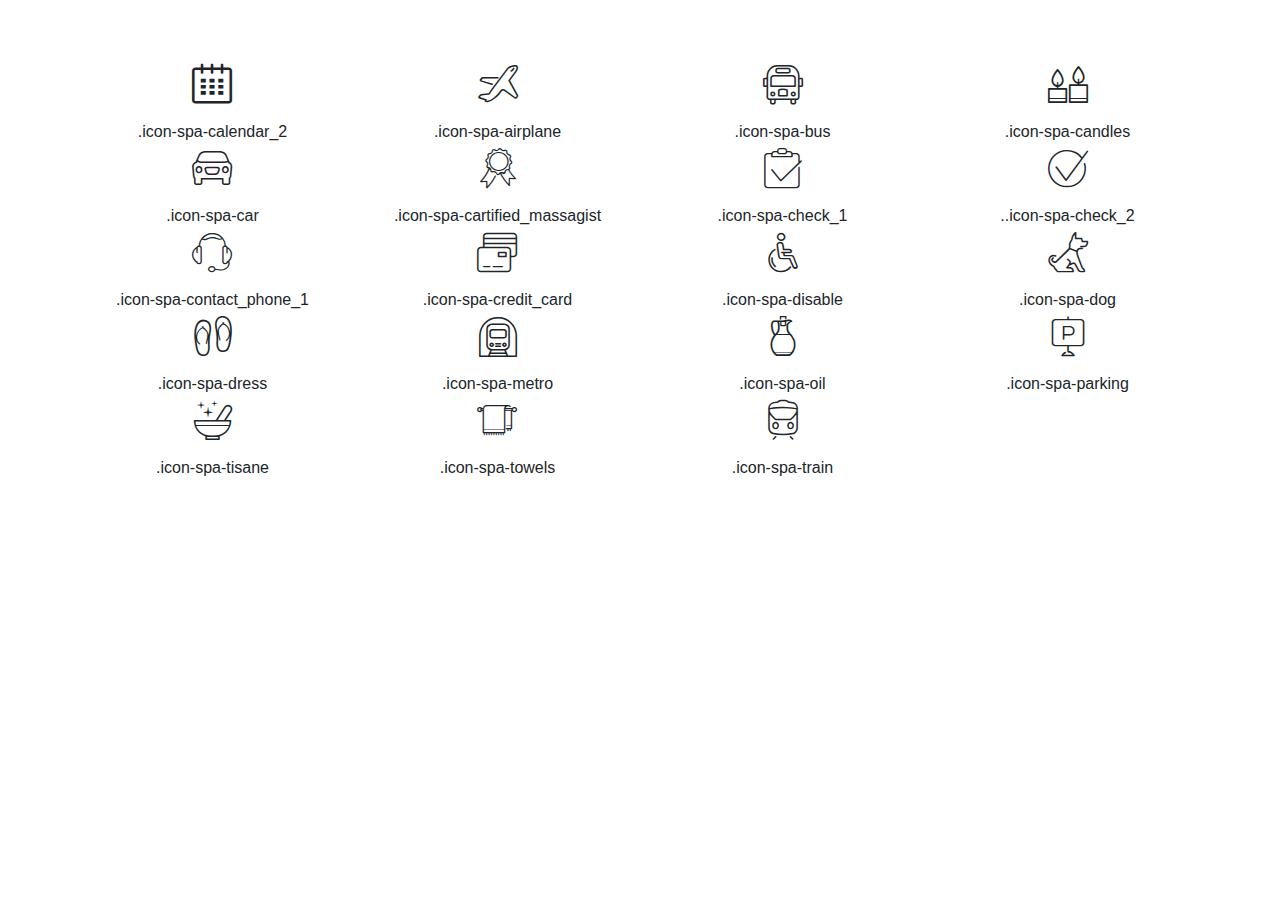
<file: css/icon_fonts/demo_icon_set_4.html>
<!doctype html>
<html>
<head>
<title>Your Font/Glyphs</title>
<link rel="stylesheet" href="../vendors.css">
<link href="../bootstrap.min.css" rel="stylesheet">
<!--[if lte IE 7]><script src="lte-ie7.js"></script><![endif]-->
<style>
	#icons i{
		font-size:40px;
		display:block;
}
	</style>
</head>
<body>
 <div class="container" style="margin-top:60px;">
    	<div class="row" id="icons">
        	<div class="col-md-3 col-sm3 text-center add_bottom_20">
            	<i class="icon-spa-calendar_2"></i>.icon-spa-calendar_2
            </div>
           <div class="col-md-3 col-sm3 text-center add_bottom_20">
           <i class="icon-spa-airplane"></i>.icon-spa-airplane
            </div>
            <div class="col-md-3 col-sm3 text-center add_bottom_20">
            <i class="icon-spa-bus"></i>.icon-spa-bus
            </div>
            <div class="col-md-3 col-sm3 text-center add_bottom_20">
            <i class="icon-spa-candles"></i>.icon-spa-candles
            </div>
            <div class="col-md-3 col-sm3 text-center add_bottom_20">
            <i class="icon-spa-car"></i>.icon-spa-car
            </div>
           <div class="col-md-3 col-sm3 text-center add_bottom_20">
            <i class="icon-spa-cartified_massagist"></i>.icon-spa-cartified_massagist
            </div>
            <div class="col-md-3 col-sm3 text-center add_bottom_20">
            <i class="icon-spa-check_1"></i>.icon-spa-check_1
            </div>
          <div class="col-md-3 col-sm3 text-center add_bottom_20">
            <i class="icon-spa-check_2"></i>..icon-spa-check_2
            </div>
            <div class="col-md-3 col-sm3 text-center add_bottom_20">
            <i class="icon-spa-contact_phone_1"></i>.icon-spa-contact_phone_1
            </div>
            <div class="col-md-3 col-sm3 text-center add_bottom_20">
            <i class="icon-spa-credit_card"></i>.icon-spa-credit_card
            </div>
            <div class="col-md-3 col-sm3 text-center add_bottom_20">
            <i class="icon-spa-disable"></i>.icon-spa-disable
            </div>
            <div class="col-md-3 col-sm3 text-center add_bottom_20">
            <i class="icon-spa-dog"></i>.icon-spa-dog
            </div>
            <div class="col-md-3 col-sm3 text-center add_bottom_20">
            <i class="icon-spa-dress"></i>.icon-spa-dress
            </div>
            <div class="col-md-3 col-sm3 text-center add_bottom_20">
            <i class="icon-spa-metro"></i>.icon-spa-metro
            </div>
            <div class="col-md-3 col-sm3 text-center add_bottom_20">
            <i class="icon-spa-oil"></i>.icon-spa-oil
            </div>
            <div class="col-md-3 col-sm3 text-center add_bottom_20">
            <i class="icon-spa-parking"></i>.icon-spa-parking
            </div>
            <div class="col-md-3 col-sm3 text-center add_bottom_20">
            <i class="icon-spa-tisane"></i>.icon-spa-tisane
            </div>
            <div class="col-md-3 col-sm3 text-center add_bottom_20">
            <i class="icon-spa-towels"></i>.icon-spa-towels
            </div>
            <div class="col-md-3 col-sm3 text-center add_bottom_20">
            <i class="icon-spa-train"></i>.icon-spa-train
            </div>
          
        </div>
    </div>
</body>
</html>
</file>
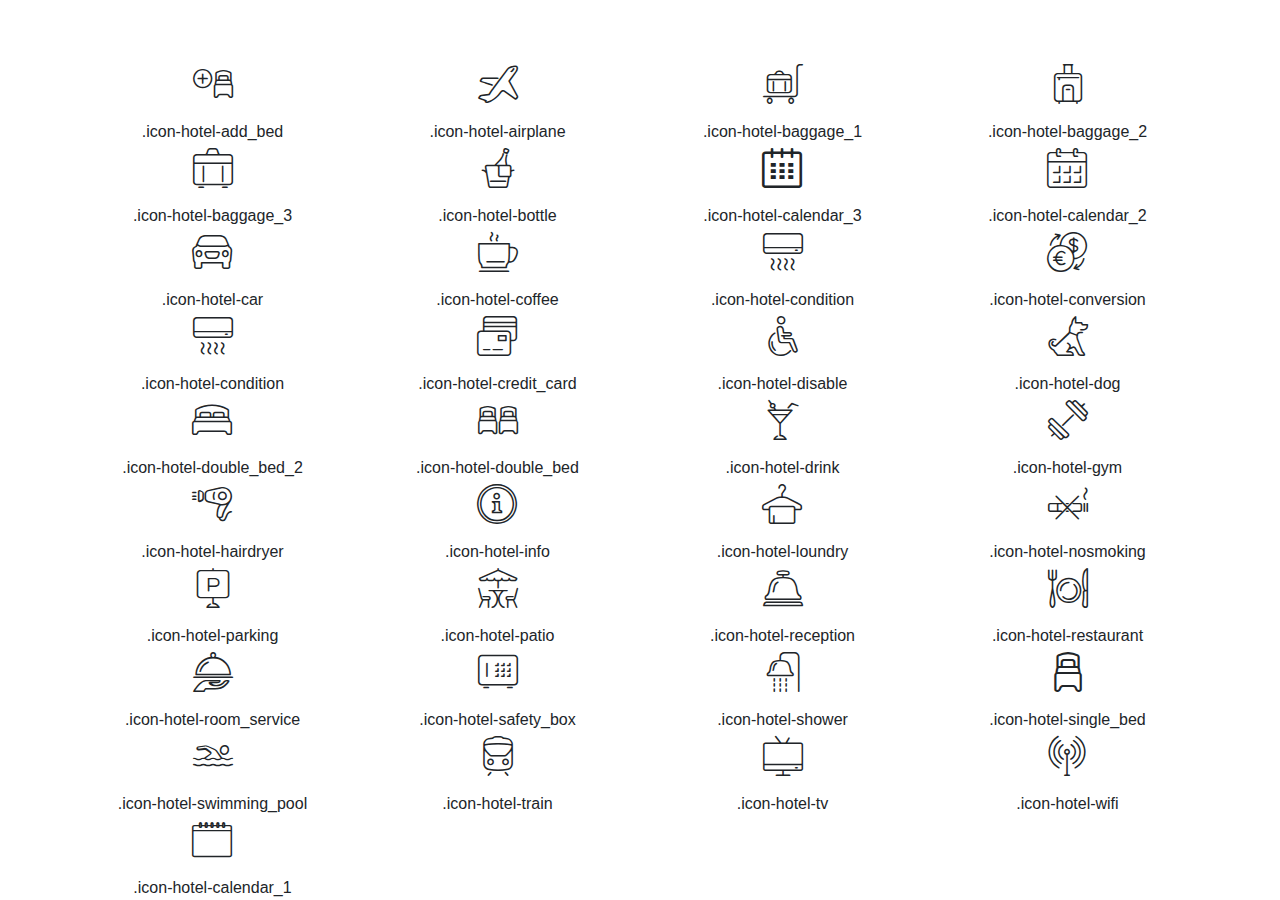
<file: css/icon_fonts/demo_icon_set_5.html>
<!doctype html>
<html>
<head>
<title>Your Font/Glyphs</title>
<link rel="stylesheet" href="../vendors.css">
<link href="../bootstrap.min.css" rel="stylesheet">
<!--[if lte IE 7]><script src="lte-ie7.js"></script><![endif]-->
<style>
	#icons i{
		font-size:40px;
		display:block;
}
	</style>
</head>
<body>
  <div class="container" style="margin-top:60px;">
    	<div class="row" id="icons">
        	<div class="col-md-3 col-sm3 text-center add_bottom_20">
            	<i class="icon-hotel-add_bed"></i>.icon-hotel-add_bed
            </div>
           <div class="col-md-3 col-sm3 text-center add_bottom_20">
           <i class="icon-hotel-airplane"></i>.icon-hotel-airplane
            </div>
            <div class="col-md-3 col-sm3 text-center add_bottom_20">
            <i class="icon-hotel-baggage_1"></i>.icon-hotel-baggage_1
            </div>
            <div class="col-md-3 col-sm3 text-center add_bottom_20">
            <i class="icon-hotel-baggage_2"></i>.icon-hotel-baggage_2
            </div>
            <div class="col-md-3 col-sm3 text-center add_bottom_20">
            <i class="icon-hotel-baggage_3"></i>.icon-hotel-baggage_3
            </div>
           <div class="col-md-3 col-sm3 text-center add_bottom_20">
            <i class="icon-hotel-bottle"></i>.icon-hotel-bottle
            </div>
            <div class="col-md-3 col-sm3 text-center add_bottom_20">
            <i class="icon-hotel-calendar_3"></i>.icon-hotel-calendar_3
            </div>
          <div class="col-md-3 col-sm3 text-center add_bottom_20">
            <i class="icon-hotel-calendar_2"></i>.icon-hotel-calendar_2
            </div>
            <div class="col-md-3 col-sm3 text-center add_bottom_20">
            <i class="icon-hotel-car"></i>.icon-hotel-car
            </div>
            <div class="col-md-3 col-sm3 text-center add_bottom_20">
            <i class="icon-hotel-coffee"></i>.icon-hotel-coffee
            </div>
            <div class="col-md-3 col-sm3 text-center add_bottom_20">
            <i class="icon-hotel-condition"></i>.icon-hotel-condition
            </div>
            <div class="col-md-3 col-sm3 text-center add_bottom_20">
            <i class="icon-hotel-conversion"></i>.icon-hotel-conversion
            </div>
            <div class="col-md-3 col-sm3 text-center add_bottom_20">
            <i class="icon-hotel-condition"></i>.icon-hotel-condition
            </div>
            <div class="col-md-3 col-sm3 text-center add_bottom_20">
            <i class="icon-hotel-credit_card"></i>.icon-hotel-credit_card
            </div>
            <div class="col-md-3 col-sm3 text-center add_bottom_20">
            <i class="icon-hotel-disable"></i>.icon-hotel-disable
            </div>
            <div class="col-md-3 col-sm3 text-center add_bottom_20">
            <i class="icon-hotel-dog"></i>.icon-hotel-dog
            </div>
            <div class="col-md-3 col-sm3 text-center add_bottom_20">
            <i class="icon-hotel-double_bed_2"></i>.icon-hotel-double_bed_2
            </div>
            <div class="col-md-3 col-sm3 text-center add_bottom_20">
            <i class="icon-hotel-double_bed"></i>.icon-hotel-double_bed
            </div>
            <div class="col-md-3 col-sm3 text-center add_bottom_20">
            <i class="icon-hotel-drink"></i>.icon-hotel-drink
            </div>
            <div class="col-md-3 col-sm3 text-center add_bottom_20">
            <i class="icon-hotel-gym"></i>.icon-hotel-gym
            </div>
            <div class="col-md-3 col-sm3 text-center add_bottom_20">
            <i class="icon-hotel-hairdryer"></i>.icon-hotel-hairdryer
            </div>
            <div class="col-md-3 col-sm3 text-center add_bottom_20">
            <i class="icon-hotel-info"></i>.icon-hotel-info
            </div>
            <div class="col-md-3 col-sm3 text-center add_bottom_20">
            <i class="icon-hotel-loundry"></i>.icon-hotel-loundry
            </div>
            <div class="col-md-3 col-sm3 text-center add_bottom_20">
            <i class="icon-hotel-nosmoking"></i>.icon-hotel-nosmoking
            </div>
            <div class="col-md-3 col-sm3 text-center add_bottom_20">
            <i class="icon-hotel-parking"></i>.icon-hotel-parking
            </div>
            <div class="col-md-3 col-sm3 text-center add_bottom_20">
            <i class="icon-hotel-patio"></i>.icon-hotel-patio
            </div>
           <div class="col-md-3 col-sm3 text-center add_bottom_20">
            <i class="icon-hotel-reception"></i>.icon-hotel-reception
            </div>
            <div class="col-md-3 col-sm3 text-center add_bottom_20">
            <i class="icon-hotel-restaurant"></i>.icon-hotel-restaurant
            </div>
            <div class="col-md-3 col-sm3 text-center add_bottom_20">
            <i class="icon-hotel-room_service"></i>.icon-hotel-room_service
            </div>
            <div class="col-md-3 col-sm3 text-center add_bottom_20">
            <i class="icon-hotel-safety_box"></i>.icon-hotel-safety_box
            </div>
            <div class="col-md-3 col-sm3 text-center add_bottom_20">
            <i class="icon-hotel-shower"></i>.icon-hotel-shower
            </div>
            <div class="col-md-3 col-sm3 text-center add_bottom_20">
            <i class="icon-hotel-single_bed"></i>.icon-hotel-single_bed
            </div>
            <div class="col-md-3 col-sm3 text-center add_bottom_20">
            <i class="icon-hotel-swimming_pool"></i>.icon-hotel-swimming_pool
            </div>
            <div class="col-md-3 col-sm3 text-center add_bottom_20">
            <i class="icon-hotel-train"></i>.icon-hotel-train
            </div>
            <div class="col-md-3 col-sm3 text-center add_bottom_20">
            <i class="icon-hotel-tv"></i>.icon-hotel-tv
            </div>
            <div class="col-md-3 col-sm3 text-center add_bottom_20">
            <i class="icon-hotel-wifi"></i>.icon-hotel-wifi
            </div>
            <div class="col-md-3 col-sm3 text-center add_bottom_20">
            <i class="icon-hotel-calendar_1"></i>.icon-hotel-calendar_1
            </div>
        </div>
    </div>
</body>
</html>
</file>
<file: css/menu.css>
/* -------------------------------- 
Primary style
-------------------------------- */
*, *::after, *::before {
  -webkit-box-sizing: border-box;
  -moz-box-sizing: border-box;
  box-sizing: border-box;
}

*::after, *::before {
  content: '';
}

/* -------------------------------- 
Main components 
-------------------------------- */
.cd-nav-trigger {
  position: absolute;
  display: inline-block;
}

.cd-nav-trigger {
  top: 15px;
  right: 20px;
  height: 44px;
  width: 44px;
  z-index: 999999;
  /* image replacement */
  overflow: hidden;
  text-indent: 100%;
  white-space: nowrap;
}
@media (max-width: 991px) {
  .cd-nav-trigger {
    top: 10px;
    right: 15px;
  }
}

.cd-nav-trigger .cd-icon {
  /* icon created in CSS */
  position: absolute;
  left: 50%;
  top: 50%;
  bottom: auto;
  right: auto;
  -webkit-transform: translateX(-50%) translateY(-50%);
  -moz-transform: translateX(-50%) translateY(-50%);
  -ms-transform: translateX(-50%) translateY(-50%);
  -o-transform: translateX(-50%) translateY(-50%);
  transform: translateX(-50%) translateY(-50%);
  display: inline-block;
  width: 18px;
  height: 2px;
  background-color: #222;
  z-index: 9999999;
}

.cd-nav-trigger .cd-icon::before, .cd-nav-trigger .cd-icon:after {
  /* upper and lower lines of the menu icon */
  position: absolute;
  top: 0;
  right: 0;
  width: 100%;
  height: 100%;
  background-color: #222;
  /* Force Hardware Acceleration in WebKit */
  -webkit-transform: translateZ(0);
  -moz-transform: translateZ(0);
  -ms-transform: translateZ(0);
  -o-transform: translateZ(0);
  transform: translateZ(0);
  -webkit-backface-visibility: hidden;
  backface-visibility: hidden;
  /* apply transition to transform property */
  -webkit-transition: -webkit-transform .3s;
  -moz-transition: -moz-transform .3s;
  transition: transform .3s;
}

.cd-nav-trigger .cd-icon::before {
  -webkit-transform: translateY(-6px) rotate(0deg);
  -moz-transform: translateY(-6px) rotate(0deg);
  -ms-transform: translateY(-6px) rotate(0deg);
  -o-transform: translateY(-6px) rotate(0deg);
  transform: translateY(-6px) rotate(0deg);
}

.cd-nav-trigger .cd-icon::after {
  -webkit-transform: translateY(6px) rotate(0deg);
  -moz-transform: translateY(6px) rotate(0deg);
  -ms-transform: translateY(6px) rotate(0deg);
  -o-transform: translateY(6px) rotate(0deg);
  transform: translateY(6px) rotate(0deg);
}

.cd-nav-trigger::before, .cd-nav-trigger::after {
  /* 2 rounded colored backgrounds for the menu icon */
  position: absolute;
  top: 0;
  left: 0;
  border-radius: 50%;
  height: 100%;
  width: 100%;
  /* Force Hardware Acceleration in WebKit */
  -webkit-transform: translateZ(0);
  -moz-transform: translateZ(0);
  -ms-transform: translateZ(0);
  -o-transform: translateZ(0);
  transform: translateZ(0);
  -webkit-backface-visibility: hidden;
  backface-visibility: hidden;
  -webkit-transition-property: -webkit-transform;
  -moz-transition-property: -moz-transform;
  transition-property: transform;
}

.cd-nav-trigger::before {
  background-color: white;
  background-color: white;
  -webkit-transform: scale(1);
  -moz-transform: scale(1);
  -ms-transform: scale(1);
  -o-transform: scale(1);
  transform: scale(1);
  -webkit-transition-duration: 0.3s;
  -moz-transition-duration: 0.3s;
  transition-duration: 0.3s;
  -webkit-transition-delay: 0.4s;
  -moz-transition-delay: 0.4s;
  transition-delay: 0.4s;
}

.cd-nav-trigger::after {
  background-color: white;
  background-color: white;
  -webkit-transform: scale(0);
  -moz-transform: scale(0);
  -ms-transform: scale(0);
  -o-transform: scale(0);
  transform: scale(0);
  -webkit-transition-duration: 0s;
  -moz-transition-duration: 0s;
  transition-duration: 0s;
  -webkit-transition-delay: 0s;
  -moz-transition-delay: 0s;
  transition-delay: 0s;
}

.cd-nav-trigger.close-nav::before {
  /* user clicks on the .cd-nav-trigger element - 1st rounded background disappears */
  -webkit-transform: scale(0);
  -moz-transform: scale(0);
  -ms-transform: scale(0);
  -o-transform: scale(0);
  transform: scale(0);
}

.cd-nav-trigger.close-nav::after {
  /* user clicks on the .cd-nav-trigger element - 2nd rounded background appears */
  -webkit-transform: scale(1);
  -moz-transform: scale(1);
  -ms-transform: scale(1);
  -o-transform: scale(1);
  transform: scale(1);
  -webkit-transition-duration: 0.3s;
  -moz-transition-duration: 0.3s;
  transition-duration: 0.3s;
  -webkit-transition-delay: 0.4s;
  -moz-transition-delay: 0.4s;
  transition-delay: 0.4s;
}

.cd-nav-trigger.close-nav .cd-icon {
  /* user clicks on the .cd-nav-trigger element - transform the icon */
  background-color: transparent;
}

.cd-nav-trigger.close-nav .cd-icon::before, .cd-nav-trigger.close-nav .cd-icon::after {
  background-color: #222;
}

.cd-nav-trigger.close-nav .cd-icon::before {
  -webkit-transform: translateY(0) rotate(45deg);
  -moz-transform: translateY(0) rotate(45deg);
  -ms-transform: translateY(0) rotate(45deg);
  -o-transform: translateY(0) rotate(45deg);
  transform: translateY(0) rotate(45deg);
}

.cd-nav-trigger.close-nav .cd-icon::after {
  -webkit-transform: translateY(0) rotate(-45deg);
  -moz-transform: translateY(0) rotate(-45deg);
  -ms-transform: translateY(0) rotate(-45deg);
  -o-transform: translateY(0) rotate(-45deg);
  transform: translateY(0) rotate(-45deg);
}

.cd-primary-nav {
  position: fixed;
  left: 0;
  top: 0;
  height: 100%;
  width: 100%;
  padding: 80px 5%;
  z-index: 9999;
  background-color: #fff;
  overflow: auto;
  -webkit-overflow-scrolling: touch;
  visibility: hidden;
  opacity: 0;
  -webkit-transition: visibility 0s, opacity 0.3s;
  -moz-transition: visibility 0s, opacity 0.3s;
  transition: visibility 0s, opacity 0.3s;
}

ul.cd-primary-nav {
  list-style: none;
  padding: 80px 0 0 0;
  margin: 0;
}

.cd-primary-nav li {
  margin: 1.2em 0;
  text-align: center;
  text-transform: capitalize;
}

.cd-primary-nav a {
  -webkit-font-smoothing: antialiased;
  -moz-osx-font-smoothing: grayscale;
  -webkit-transition: color 0.2s;
  -moz-transition: color 0.2s;
  transition: color 0.2s;
  color: #777;
  font-size: 18px;
}

.no-touch .cd-primary-nav a:hover {
  color: #111;
}

.cd-primary-nav.fade-in {
  visibility: visible;
  opacity: 1;
}

@media only screen and (min-width: 768px) {
  .cd-primary-nav li {
    margin: 2em 0;
  }

  .cd-primary-nav a {
    font-size: 21px;
  }
}
@media only screen and (min-width: 1170px) {
  .cd-primary-nav li {
    margin: 2.6em 0;
  }

  .cd-primary-nav a {
    font-size: 24px;
  }
}
.cd-overlay-nav, .cd-overlay-content {
  /* containers of the 2 main rounded backgrounds - these containers are used to position the rounded bgs behind the menu icon */
  position: fixed;
  top: 18px;
  right: 5%;
  height: 4px;
  width: 4px;
  -webkit-transform: translateX(-20px) translateY(20px);
  -moz-transform: translateX(-20px) translateY(20px);
  -ms-transform: translateX(-20px) translateY(20px);
  -o-transform: translateX(-20px) translateY(20px);
  transform: translateX(-20px) translateY(20px);
}

.cd-overlay-nav span, .cd-overlay-content span {
  display: inline-block;
  position: absolute;
  border-radius: 50%;
  /* Force Hardware Acceleration in WebKit */
  -webkit-transform: translateZ(0);
  -moz-transform: translateZ(0);
  -ms-transform: translateZ(0);
  -o-transform: translateZ(0);
  transform: translateZ(0);
  -webkit-backface-visibility: hidden;
  backface-visibility: hidden;
  will-change: transform;
  -webkit-transform-origin: 50% 50%;
  -moz-transform-origin: 50% 50%;
  -ms-transform-origin: 50% 50%;
  -o-transform-origin: 50% 50%;
  transform-origin: 50% 50%;
  -webkit-transform: scale(0);
  -moz-transform: scale(0);
  -ms-transform: scale(0);
  -o-transform: scale(0);
  transform: scale(0);
}

.cd-overlay-nav.is-hidden, .cd-overlay-content.is-hidden {
  /* background fades out at the end of the animation */
  opacity: 0;
  visibility: hidden;
  -webkit-transition: opacity .3s 0s, visibility 0s .3s;
  -moz-transition: opacity .3s 0s, visibility 0s .3s;
  transition: opacity .3s 0s, visibility 0s .3s;
}

.cd-overlay-nav {
  /* main rounded colored bg 1 */
  z-index: 999;
}

.cd-overlay-nav span {
  background-color: #ddd;
}

.cd-overlay-content {
  /* main rounded colored bg 2 */
  z-index: 99999;
}

.cd-overlay-content span {
  background-color: #ddd;
}
</file>
<file: css/style.css>
/*
Theme Name: Melkin
Theme URI: http://www.ansonika.com/melkin/
Author: Ansonika
Author URI: http://themeforest.net/user/Ansonika/

[Table of contents] 

1. SITE STRUCTURE and TYPOGRAPHY
- 1.1 Typography
- 1.2 Buttons
- 1.3 Structure

2. CONTENT
- 2.1 Wizard
- 2.2 Success submit
- 2.3 Inner pages

3. COMMON
- 3.1 Misc
- 3.2 Spacing
- 3.3 Datepicker

/*============================================================================================*/
/* 1.  SITE STRUCTURE and TYPOGRAPHY */
/*============================================================================================*/
/*-------- 1.1 Typography --------*/
/* rem reference
10px = 0.625rem
12px = 0.75rem
14px = 0.875rem
16px = 1rem (base)
18px = 1.125rem
20px = 1.25rem
20px = 1.25rem
24px = 1.5rem
30px = 1.875rem
32px = 2rem
*/
html,
body {
  height: 100%;
}

html * {
  -webkit-font-smoothing: antialiased;
  -moz-osx-font-smoothing: grayscale;
}

body {
  background: #f9f9f9;
  line-height: 1.4;
  font-size: 14px;
  font-size: 0.875rem;
  color: #555;
  font-family: "Work Sans", Arial, sans-serif;
}

h1,
h2,
h3,
h4,
h5,
h6 {
  color: #222;
}

p {
  margin-bottom: 25px;
}

strong {
  font-weight: 500;
}

label {
  font-weight: 400;
  margin-bottom: 3px;
  color: #222;
}

hr {
  margin: 30px 0 30px 0;
  border-color: #ededed;
}

ul, ol {
  list-style: none;
  margin: 0 0 25px 0;
  padding: 0;
}

h4.styled {
  font-size: 24px;
  font-size: 1.5rem;
  margin-bottom: 20px;
}
@media (max-width: 991px) {
  h4.styled {
    margin-top: 15px;
  }
}
@media (max-width: 575px) {
  h4.styled {
    font-size: 21px;
    font-size: 1.3125rem;
  }
}
h4.styled span {
  font-size: 18px;
  font-size: 1.125rem;
  display: block;
  margin-top: 3px;
  color: #555;
  font-weight: 400;
}
@media (max-width: 575px) {
  h4.styled span {
    font-size: 16px;
    font-size: 1rem;
  }
}
h4.styled sup {
  font-size: 12px;
  font-size: 0.75rem;
  color: #999;
}
@media (max-width: 575px) {
  h4.styled sup {
    font-size: 11px;
    font-size: 0.6875rem;
  }
}

.tooltip {
  line-height: 1.3;
  font-size: 12px;
  font-size: 0.75rem;
}

/*General links color*/
a {
  color: #555;
  text-decoration: underline;
  -moz-transition: all 0.3s ease-in-out;
  -o-transition: all 0.3s ease-in-out;
  -webkit-transition: all 0.3s ease-in-out;
  -ms-transition: all 0.3s ease-in-out;
  transition: all 0.3s ease-in-out;
  outline: none;
}
a:hover, a:focus {
  color: #111;
  outline: none;
}

a.animated_link {
  position: relative;
  text-decoration: none;
}

a.animated_link {
  position: relative;
  text-decoration: none;
}
a.animated_link:before {
  content: "";
  position: absolute;
  width: 100%;
  height: 1px;
  bottom: -5px;
  opacity: 1;
  left: 0;
  background-color: #555;
  visibility: hidden;
  -webkit-transform: scaleX(0);
  transform: scaleX(0);
  -moz-transition: all 0.3s ease;
  -o-transition: all 0.3s ease;
  -webkit-transition: all 0.3s ease;
  -ms-transition: all 0.3s ease;
  transition: all 0.3s ease;
}
a.animated_link:hover:before {
  visibility: visible;
  -webkit-transform: scaleX(1);
  transform: scaleX(1);
}

a.animated_link.active {
  position: relative;
  text-decoration: none;
  color: #2abfaa;
}
a.animated_link.active:before {
  content: "";
  position: absolute;
  width: 100%;
  height: 1px;
  bottom: -5px;
  opacity: 1;
  left: 0;
  background-color: #555;
  visibility: visible;
  -webkit-transform: scaleX(1);
  transform: scaleX(1);
}

/*-------- 1.2 Buttons --------*/
a.btn_1,
.btn_1 {
  border: none;
  color: #fff;
  background: #2abfaa;
  outline: none;
  cursor: pointer;
  display: inline-block;
  text-decoration: none;
  padding: 12px 25px;
  color: #fff;
  font-weight: 600;
  text-align: center;
  line-height: 1;
  -moz-transition: all 0.3s ease-in-out;
  -o-transition: all 0.3s ease-in-out;
  -webkit-transition: all 0.3s ease-in-out;
  -ms-transition: all 0.3s ease-in-out;
  transition: all 0.3s ease-in-out;
  -webkit-border-radius: 3px;
  -moz-border-radius: 3px;
  -ms-border-radius: 3px;
  border-radius: 3px;
  font-size: 14px;
  font-size: 0.875rem;
}
a.btn_1:hover,
.btn_1:hover {
  background-color: #444;
}
a.btn_1.full-width,
.btn_1.full-width {
  display: block;
  width: 100%;
  text-align: center;
  margin-bottom: 5px;
}
a.btn_1.small,
.btn_1.small {
  padding: 7px 10px;
  font-size: 13px;
  font-size: 0.8125rem;
}
a.btn_1.medium,
.btn_1.medium {
  font-size: 16px;
  font-size: 1rem;
  padding: 18px 30px;
}
a.btn_1.rounded,
.btn_1.rounded {
  -webkit-border-radius: 25px !important;
  -moz-border-radius: 25px !important;
  -ms-border-radius: 25px !important;
  border-radius: 25px !important;
  -webkit-box-shadow: 0px 0px 30px 0px rgba(0, 0, 0, 0.2);
  -moz-box-shadow: 0px 0px 30px 0px rgba(0, 0, 0, 0.2);
  box-shadow: 0px 0px 30px 0px rgba(0, 0, 0, 0.2);
}

h3.slide_typo {
  letter-spacing: -1px;
  font-size: 32px;
  white-space: nowrap;
  color: #fff !important;
  font-weight: 300;
  background-color: rgba(0, 0, 0, 0.8);
  padding: 10px 20px;
  display: inline-block !important;
}

h3 .slide_typo strong {
  font-weight: normal;
}

.slide_typo_2 {
  color: #fff;
  font-size: 18px;
  white-space: nowrap;
}

/*-------- 1.3 Structure --------*/
/* Preloader */
#preloader {
  position: fixed;
  top: 0;
  left: 0;
  right: 0;
  width: 100%;
  height: 100%;
  bottom: 0;
  background-color: #fff;
  z-index: 9999999999;
}

[data-loader="circle-side"] {
  position: absolute;
  width: 50px;
  height: 50px;
  top: 50%;
  left: 50%;
  margin-left: -25px;
  margin-top: -25px;
  -webkit-animation: circle infinite .95s linear;
  -moz-animation: circle infinite .95s linear;
  -o-animation: circle infinite .95s linear;
  animation: circle infinite .95s linear;
  border: 2px solid #333;
  border-top-color: rgba(0, 0, 0, 0.2);
  border-right-color: rgba(0, 0, 0, 0.2);
  border-bottom-color: rgba(0, 0, 0, 0.2);
  border-radius: 100%;
}

#loader_form {
  position: fixed;
  top: 0;
  left: 0;
  right: 0;
  width: 100%;
  height: 100%;
  bottom: 0;
  background-color: #fff;
  background-color: rgba(255, 255, 255, 0.6);
  z-index: 9999999999;
  display: none;
}

[data-loader="circle-side-2"] {
  position: absolute;
  width: 50px;
  height: 50px;
  top: 50%;
  left: 50%;
  margin-left: -25px;
  margin-top: -25px;
  -webkit-animation: circle infinite .95s linear;
  -moz-animation: circle infinite .95s linear;
  -o-animation: circle infinite .95s linear;
  animation: circle infinite .95s linear;
  border: 2px solid #333;
  border-top-color: rgba(0, 0, 0, 0.2);
  border-right-color: rgba(0, 0, 0, 0.2);
  border-bottom-color: rgba(0, 0, 0, 0.2);
  border-radius: 100%;
}

@-webkit-keyframes circle {
  0% {
    -webkit-transform: rotate(0);
    -ms-transform: rotate(0);
    -o-transform: rotate(0);
    transform: rotate(0);
  }
  100% {
    -webkit-transform: rotate(360deg);
    -ms-transform: rotate(360deg);
    -o-transform: rotate(360deg);
    transform: rotate(360deg);
  }
}
@-moz-keyframes circle {
  0% {
    -webkit-transform: rotate(0);
    -ms-transform: rotate(0);
    -o-transform: rotate(0);
    transform: rotate(0);
  }
  100% {
    -webkit-transform: rotate(360deg);
    -ms-transform: rotate(360deg);
    -o-transform: rotate(360deg);
    transform: rotate(360deg);
  }
}
@-o-keyframes circle {
  0% {
    -webkit-transform: rotate(0);
    -ms-transform: rotate(0);
    -o-transform: rotate(0);
    transform: rotate(0);
  }
  100% {
    -webkit-transform: rotate(360deg);
    -ms-transform: rotate(360deg);
    -o-transform: rotate(360deg);
    transform: rotate(360deg);
  }
}
@keyframes circle {
  0% {
    -webkit-transform: rotate(0);
    -ms-transform: rotate(0);
    -o-transform: rotate(0);
    transform: rotate(0);
  }
  100% {
    -webkit-transform: rotate(360deg);
    -ms-transform: rotate(360deg);
    -o-transform: rotate(360deg);
    transform: rotate(360deg);
  }
}
.row-height {
  height: 100vh;
}
@media (max-width: 767px) {
  .row-height {
    height: auto;
  }
}

.content-left {
  padding: 0;
  overflow: hidden;
}

.content-left-wrapper {
  width: 100%;
  height: 100%;
  position: relative;
  overflow: hidden;
  text-align: center;
  color: #fff;
}
@media (max-width: 991px) {
  .content-left-wrapper {
    height: 400px;
  }
}
.content-left-wrapper.bg_hotel:before {
  background: url(../img/slides/hotel-bg.jpg) center center no-repeat;
  -webkit-background-size: cover;
  -moz-background-size: cover;
  -o-background-size: cover;
  background-size: cover;
}
.content-left-wrapper.bg_restaurant:before {
  background: url(../img/slides/slide_2.jpg) center center no-repeat;
  -webkit-background-size: cover;
  -moz-background-size: cover;
  -o-background-size: cover;
  background-size: cover;
}
.content-left-wrapper.bg_spa:before {
  background: url(../img/slides/slide_1.jpg) center center no-repeat;
  -webkit-background-size: cover;
  -moz-background-size: cover;
  -o-background-size: cover;
  background-size: cover;
}
.content-left-wrapper:before {
  animation: pop-in 7s 0.3s cubic-bezier(0, 0.5, 0, 1) forwards;
  content: "";
  opacity: 0;
  position: absolute;
  top: 0;
  right: 0;
  bottom: 0;
  left: 0;
  z-index: -1;
}
.content-left-wrapper .wrapper {
  position: relative;
  height: 100%;
  display: flex;
  justify-content: center;
  align-items: center;
  background-color: black;
  background-color: rgba(0, 0, 0, 0.3);
}
.content-left-wrapper .wrapper .left_title {
  width: 100%;
  text-align: center;
}
.content-left-wrapper .wrapper .left_title h3 {
  color: #fff;
  background-color: #000;
  padding: 10px 20px;
  display: inline-flex;
  font-size: 32px;
  font-size: 2rem;
  font-weight: 400;
  letter-spacing: -1px;
  margin: 0 0 10px 0;
}
@media (max-width: 767px) {
  .content-left-wrapper .wrapper .left_title h3 {
    font-size: 24px;
    font-size: 1.5rem;
    padding: 10px 15px;
  }
}
.content-left-wrapper .wrapper .left_title p {
  font-size: 18px;
  font-size: 1.125rem;
  margin: 0;
}
@media (max-width: 767px) {
  .content-left-wrapper .wrapper .left_title p {
    font-size: 16px;
    font-size: 1rem;
  }
}

/* Animations */
@keyframes pop-in {
  0% {
    opacity: 1;
  }
  100% {
    opacity: 1;
    -webkit-transform: scale(1.1);
    -moz-transform: scale(1.1);
    -ms-transform: scale(1.1);
    -o-transform: scale(1.1);
    transform: scale(1.1);
  }
}
.start_animation h3, .start_animation h1,
.start_animation p {
  -webkit-animation-duration: .6s;
  animation-duration: .6s;
  -webkit-animation-fill-mode: both;
  animation-fill-mode: both;
  -webkit-animation-name: fadeOut;
  animation-name: fadeOut;
}

.start_animation h3, .start_animation h1,
.start_animation p {
  -webkit-animation-delay: .4s;
  animation-delay: .4s;
  -webkit-animation-duration: .6s;
  animation-duration: .6s;
  -webkit-animation-fill-mode: both;
  animation-fill-mode: both;
  -webkit-animation-name: fadeInUp;
  animation-name: fadeInUp;
}

.start_animation p {
  -webkit-animation-delay: .6s;
  animation-delay: .6s;
}

.content-right {
  padding: 60px;
  height: 100%;
  min-height: 100%;
  overflow-y: scroll;
  display: flex;
  justify-content: center;
  align-items: center;
}
@media (max-width: 991px) {
  .content-right {
    display: block;
    height: auto;
    min-height: inherit;
    padding: 15px 15px 0 15px;
  }
}
@media (max-width: 767px) {
  .content-right {
    padding: 0 15px 0 15px;
  }
}

a#logo {
  position: absolute;
  left: 20px;
  top: 20px;
  display: block;
  height: 35px;
  z-index: 999;
}
@media (max-width: 991px) {
  a#logo {
    top: 15px;
    left: 15px;
  }
}

#social {
  position: absolute;
  top: 20px;
  right: 30px;
  z-index: 999;
}
@media (max-width: 991px) {
  #social {
    right: 75px;
    top: 17px;
  }
}
#social ul {
  margin: 0;
  padding: 0;
  text-align: center;
}
#social ul li {
  float: left;
  margin: 0 0 0 20px;
  list-style: none;
}
#social ul li a {
  color: #fff;
  opacity: 0.7;
  text-align: center;
  line-height: 35px;
  display: block;
  font-size: 16px;
  font-size: 1rem;
  -moz-transition: all 0.3s ease-in-out;
  -o-transition: all 0.3s ease-in-out;
  -webkit-transition: all 0.3s ease-in-out;
  -ms-transition: all 0.3s ease-in-out;
  transition: all 0.3s ease-in-out;
  text-decoration: none;
}
#social ul li a:hover {
  opacity: 1;
  transform: translateY(-4px);
}

.footer {
  position: absolute;
  bottom: 0;
  left: 0;
  width: 100%;
  padding: 0 40px 35px 40px;
  color: #999;
}
@media (max-width: 991px) {
  .footer {
    position: static;
    padding: 15px 0;
    border-top: 1px solid #d2d8dd;
    margin-top: 25px;
  }
}
.footer ul {
  margin: 0;
  padding: 0;
  display: inline-block;
}
@media (max-width: 767px) {
  .footer ul {
    text-align: center;
    width: 100%;
  }
}
.footer ul li {
  display: inline-block;
  margin-right: 15px;
}
@media (max-width: 991px) {
  .footer ul li {
    margin-bottom: 10px;
  }
}
@media (max-width: 767px) {
  .footer ul li {
    text-align: center;
  }
}
.footer ul li:after {
  content: "|";
  font-weight: 300;
  position: relative;
  left: 9px;
  color: #999;
}
.footer ul li:last-child {
  margin-right: 0;
}
.footer ul li:last-child:after {
  content: "";
}
.footer ul li a {
  color: #999;
}
.footer ul li a:hover {
  color: #555;
}
.footer em {
  float: right;
  font-style: normal;
}
@media (max-width: 767px) {
  .footer em {
    float: none;
    display: block;
    text-align: center;
  }
}

/*============================================================================================*/
/* 2.  CONTENT */
/*============================================================================================*/
/*-------- 2.1 Wizard --------*/
#left_form {
  text-align: center;
}
#left_form h2 {
  font-size: 28px;
  font-size: 1.75rem;
  color: #0686D8;
}
@media (max-width: 767px) {
  #left_form figure img {
    height: 130px;
    width: auto;
  }
}

input#website {
  display: none;
}

#wizard_container {
  width: 400px;
}
@media (max-width: 991px) {
  #wizard_container {
    margin: auto;
  }
}
@media (max-width: 767px) {
  #wizard_container {
    width: 100%;
  }
}

h3.main_question {
  margin: 0 0 30px 0;
  padding: 0;
  font-weight: 500;
  font-size: 18px;
  font-size: 1.125rem;
}
h3.main_question strong {
  display: block;
  color: #999;
  margin-bottom: 5px;
}

/* Wizard Buttons*/
button.backward,
button.forward,
button.submit {
  border: none;
  color: #fff;
  text-decoration: none;
  transition: background .5s ease;
  -moz-transition: background .5s ease;
  -webkit-transition: background .5s ease;
  -o-transition: background .5s ease;
  display: inline-block;
  cursor: pointer;
  outline: none;
  text-align: center;
  background: #2abfaa;
  position: relative;
  font-size: 14px;
  font-size: 0.875rem;
  font-weight: 600;
  -webkit-border-radius: 3px;
  -moz-border-radius: 3px;
  -ms-border-radius: 3px;
  border-radius: 3px;
  line-height: 1;
  padding: 12px 30px;
}

button.backward {
  color: #777;
  background: #e8e8e8;
}

button[disabled] {
  display: none;
}

button.submit:before {
  content: "\4e";
  font-family: 'ElegantIcons';
  position: absolute;
  top: 8px;
  right: 10px;
  font-size: 18px;
  font-size: 1.125rem;
}

.backward:hover,
.forward:hover {
  background: #444;
  color: #fff;
}

#top-wizard {
  padding-bottom: 20px;
}

#middle-wizard {
  min-height: 220px;
}
@media (max-width: 991px) {
  #middle-wizard {
    min-height: inherit;
  }
}

#bottom-wizard {
  text-align: right;
  margin-top: 30px;
}

.ui-widget-content {
  background-color: transparent;
}

.ui-widget-content a {
  color: #222222;
}

.ui-widget-header {
  background: #6C3;
}

.ui-widget-header a {
  color: #222222;
}

.ui-progressbar {
  height: 2px;
  width: 100%;
}

.ui-progressbar .ui-progressbar-value {
  height: 100%;
  -webkit-transition: all 0.2s ease;
  transition: all 0.2s ease;
}

/*-------- 2.2 Success submit --------*/
#success {
  position: absolute;
  top: 50%;
  left: 50%;
  width: 300px;
  height: 190px;
  margin-top: -85px;
  margin-left: -150px;
  text-align: center;
}
#success h4 {
  font-weight: 400;
  margin: 20px 0 0 0;
  font-size: 18px;
  font-size: 1.125rem;
}
#success h4 span {
  display: block;
  margin-bottom: 0;
  font-weight: 500;
  font-size: 21px;
  font-size: 1.3125rem;
}

@-webkit-keyframes checkmark {
  0% {
    stroke-dashoffset: 50px;
  }
  100% {
    stroke-dashoffset: 0;
  }
}
@-ms-keyframes checkmark {
  0% {
    stroke-dashoffset: 50px;
  }
  100% {
    stroke-dashoffset: 0;
  }
}
@keyframes checkmark {
  0% {
    stroke-dashoffset: 50px;
  }
  100% {
    stroke-dashoffset: 0;
  }
}
@-webkit-keyframes checkmark-circle {
  0% {
    stroke-dashoffset: 240px;
  }
  100% {
    stroke-dashoffset: 480px;
  }
}
@-ms-keyframes checkmark-circle {
  0% {
    stroke-dashoffset: 240px;
  }
  100% {
    stroke-dashoffset: 480px;
  }
}
@keyframes checkmark-circle {
  0% {
    stroke-dashoffset: 240px;
  }
  100% {
    stroke-dashoffset: 480px;
  }
}
.inlinesvg .svg svg {
  display: inline;
}

.icon--order-success svg path {
  -webkit-animation: checkmark 0.25s ease-in-out 0.7s backwards;
  animation: checkmark 0.25s ease-in-out 0.7s backwards;
}

.icon--order-success svg circle {
  -webkit-animation: checkmark-circle 0.6s ease-in-out backwards;
  animation: checkmark-circle 0.6s ease-in-out backwards;
}

/*-------- 2.3 Inner pages --------*/
header {
  position: absolute;
  width: 100%;
  left: 0;
  top: 0;
}
header .cd-nav-trigger {
  top: 15px;
}
header #social {
  right: 85px;
  top: 21px;
}

/* Footer */
footer {
  border-top: 1px solid #ededed;
  padding: 25px 0;
}
footer p {
  margin: 0;
  padding: 0;
  float: right;
}
@media (max-width: 767px) {
  footer p {
    float: none;
    text-align: center;
    margin-top: 10px;
  }
}
footer ul {
  float: left;
  margin: 0;
  padding: 0;
}
@media (max-width: 767px) {
  footer ul {
    float: none;
    text-align: center;
  }
}
footer ul li {
  display: inline-block;
  margin-right: 15px;
}
footer ul li:after {
  content: "|";
  font-weight: 300;
  position: relative;
  left: 9px;
  color: #999;
}
footer ul li:last-child {
  margin-right: 0;
}
footer ul li:last-child:after {
  content: "";
}
footer ul li a {
  color: #555;
}
footer ul li a:hover {
  color: #121921;
}

.main_title {
  text-align: center;
  font-size: 16px;
  margin-bottom: 45px;
}
.main_title h2 {
  font-weight: 400;
  letter-spacing: -1px;
  font-size: 30px;
  font-size: 1.875rem;
  margin-bottom: 0;
  margin-top: 0;
  color: #333;
}
.main_title span {
  display: block;
  width: 60px;
  height: 2px;
  background-color: #ededed;
  margin: auto;
  margin-bottom: 10px;
}
.main_title p {
  font-weight: 300;
  font-size: 20px;
}

.owl-theme .owl-dots {
  text-align: left !important;
}

.owl-theme .owl-dots .owl-dot.active span,
.owl-theme .owl-dots .owl-dot:hover span {
  background: #2abfaa !important;
}

main#general_page {
  background-color: #fff;
}

iframe#map_iframe {
  width: 100%;
  height: 400px;
  border: 0;
  margin-bottom: -5px;
}
@media (max-width: 991px) {
  iframe#map_iframe {
    height: 350px;
  }
}

.parallax_window_in {
  height: 420px;
  position: relative;
  display: table;
  width: 100%;
}

#sub_content_in {
  display: table-cell;
  padding: 45px 15% 0 15%;
  vertical-align: middle;
  text-align: center;
  background: rgba(0, 0, 0, 0.4);
}
@media (max-width: 767px) {
  #sub_content_in {
    padding: 45px 15px 0 15px;
  }
}
#sub_content_in h1 {
  background-color: #000;
  padding: 10px 20px;
  display: inline-block;
  color: #fff;
  font-size: 36px;
  font-size: 2.25rem;
  font-weight: 400;
  letter-spacing: -1px;
}
@media (max-width: 767px) {
  #sub_content_in h1 {
    font-size: 32px;
    font-size: 2rem;
    padding: 10px 15px;
  }
}
#sub_content_in p {
  color: #fff;
  font-size: 21px;
  font-size: 1.3125rem;
  font-weight: 400;
}
@media (max-width: 767px) {
  #sub_content_in p {
    font-size: 18px;
    font-size: 1.125rem;
  }
}

.container_styled_1 {
  background: #f9f9f9;
}

/*-------- Hotel Inner --------*/
ul.additional_info {
  list-style: none;
  padding: 0;
  margin: 25px 0 25px 0;
  font-size: 30px;
  font-size: 1.875rem;
}
ul.additional_info li {
  display: inline-block;
  margin: 0 0 10px 0;
}
ul.additional_info li:last-child {
  margin-right: 0;
}
ul.additional_info li a {
  display: inline-block;
  background-color: #f6f6f6;
  -webkit-border-radius: 3px;
  -moz-border-radius: 3px;
  -ms-border-radius: 3px;
  border-radius: 3px;
  width: 50px;
  height: 50px;
  line-height: 60px;
  text-align: center;
  color: #555;
}

/*-------- Restaurant Inner --------*/
ul.menu_list {
  list-style: none;
  padding: 0;
  margin: 0;
}
ul.menu_list li {
  position: relative;
  padding: 5px 0 25px 120px;
  clear: both;
}
@media (max-width: 575px) {
  ul.menu_list li {
    padding-left: 100px;
  }
}
ul.menu_list li h3 {
  font-size: 17px;
  font-size: 1.0625rem;
  border-bottom: 1px dashed #ddd;
  padding-bottom: 5px;
}
@media (max-width: 575px) {
  ul.menu_list li h3 {
    font-size: 16px;
    font-size: 1rem;
  }
}
ul.menu_list li h3 span {
  float: right;
}
ul.menu_list li .thumb {
  width: 100px;
  height: 100px;
  position: absolute;
  left: 0;
  top: 0;
  overflow: hidden;
  border: 1px solid #ededed;
  padding: 5px;
}
@media (max-width: 575px) {
  ul.menu_list li .thumb {
    width: 80px;
    height: 80px;
  }
}
ul.menu_list li .thumb img {
  width: 88px;
  height: auto;
  text-align: center;
}
@media (max-width: 575px) {
  ul.menu_list li .thumb img {
    width: 68px;
  }
}

#get_directions {
  padding: 25px;
  background-color: #f8f8f8;
  margin-bottom: 45px;
}
@media (max-width: 767px) {
  #get_directions {
    padding: 15px;
  }
}
#get_directions input.address_field {
  height: 48px;
}
@media (max-width: 767px) {
  #get_directions input.address_field {
    margin-bottom: 10px;
  }
}
#get_directions .btn_1 {
  position: absolute;
  right: 5px;
  top: 5px;
  outline: none;
}
@media (max-width: 767px) {
  #get_directions .btn_1 {
    position: static;
    margin: auto !important;
    display: block;
  }
}

@media (max-width: 767px) {
  #contact_info {
    text-align: center;
    margin-bottom: 30px;
  }
}
#contact_info h4 {
  font-size: 21px;
  font-size: 1.3125rem;
  margin-bottom: 25px;
}
@media (max-width: 767px) {
  #contact_info h4 {
    margin-bottom: 10px;
  }
}
#contact_info ul {
  list-style: none;
  margin: 0 0 20px 0;
  padding: 0;
}
#contact_info ul li {
  margin-bottom: 20px;
}
#contact_info ul li strong {
  display: block;
}

@media (max-width: 767px) {
  #reach_us {
    text-align: center;
  }
}
#reach_us h4 {
  font-size: 21px;
  font-size: 1.3125rem;
  margin-bottom: 25px;
}
@media (max-width: 767px) {
  #reach_us h4 {
    margin-bottom: 10px;
  }
}
#reach_us ul {
  list-style: none;
  margin: 0 0 20px 0;
  padding: 0;
}
#reach_us ul li {
  position: relative;
  padding-left: 60px;
  padding-bottom: 20px;
}
@media (max-width: 767px) {
  #reach_us ul li {
    padding-left: 0;
  }
}
#reach_us ul li:last-child {
  padding-bottom: 0;
}
#reach_us ul li h5 {
  margin-bottom: 5px;
  font-size: 16px;
  font-size: 1rem;
}
#reach_us ul li i {
  font-size: 40px;
  position: absolute;
  left: 0;
  top: 0;
  color: #6CC;
}
@media (max-width: 767px) {
  #reach_us ul li i {
    display: none;
  }
}

/*============================================================================================*/
/* 3.  COMMON */
/*============================================================================================*/
/*-------- 3.1 Misc --------*/
/*Quantity incrementer inpu*/
.qty-buttons {
  position: relative;
  width: 100%;
  height: 38px;
  display: inline-block;
}

input.qty {
  width: 100%;
  text-align: center;
}

input.qtyminus,
input.qtyplus {
  position: absolute;
  width: 32px;
  height: 38px;
  border: 0;
  outline: none;
  cursor: pointer;
  -webkit-appearance: none;
  border-radius: 0;
}

input.qtyplus {
  background: #fff url(../img/plus.svg) no-repeat center center;
  right: 10px;
  top: 3px;
  text-indent: -9999px;
  box-shadow: none;
}

input.qtyminus {
  background: #fff url(../img/minus.svg) no-repeat center center;
  left: 10px;
  top: 3px;
  text-indent: -9999px;
  box-shadow: none;
}

textarea.notes {
  height: 110px;
}

.modal-content {
  border: none;
  -webkit-box-shadow: 0px 0px 20px 0px rgba(0, 0, 0, 0.3);
  -moz-box-shadow: 0px 0px 20px 0px rgba(0, 0, 0, 0.3);
  box-shadow: 0px 0px 20px 0px rgba(0, 0, 0, 0.3);
}

.form-group {
  position: relative;
}
.form-group.terms {
  padding: 0;
}
.form-group i {
  font-size: 18px;
  font-size: 1.125rem;
  position: absolute;
  right: 8px;
  top: 11px;
  color: #999;
  width: 25px;
  height: 25px;
  display: block;
  font-weight: 400 !important;
}

.form-group {
  position: relative;
}
.form-group.options {
  margin-bottom: 10px;
  position: relative;
  background-color: #fff;
  padding: 15px;
  padding-left: 60px;
}
.form-group.options em {
  font-style: normal;
  position: relative;
  top: 7px;
}
.form-group.options i {
  font-size: 26px;
  font-size: 1.625rem;
  position: absolute;
  left: 15px;
  top: 15px;
  color: #555;
}

span.error {
  -moz-transition: all 0.3s ease-in-out;
  -o-transition: all 0.3s ease-in-out;
  -webkit-transition: all 0.3s ease-in-out;
  -ms-transition: all 0.3s ease-in-out;
  transition: all 0.3s ease-in-out;
  font-size: 12px;
  position: absolute;
  -webkit-border-radius: 3px;
  -moz-border-radius: 3px;
  border-radius: 3px;
  top: -20px;
  right: -15px;
  z-index: 2;
  height: 25px;
  line-height: 1;
  background-color: #e34f4f;
  color: #fff;
  font-weight: normal;
  display: inline-block;
  padding: 6px 8px;
}
span.error:after {
  content: '';
  position: absolute;
  border-style: solid;
  border-width: 0 6px 6px 0;
  border-color: transparent #e34f4f;
  display: block;
  width: 0;
  z-index: 1;
  bottom: -6px;
  left: 20%;
}

.container_radio.version_2 .error, .container_check.version_2 .error {
  left: -15px;
  top: -30px;
  right: inherit;
}

.radio_input .error {
  left: -15px;
  top: -30px;
  right: inherit;
}

.styled-select span.error {
  top: -20px;
}

.terms span.error {
  top: -30px;
  left: -15px;
  right: inherit;
}

.form-control {
  border: 1px solid #d2d8dd;
  -webkit-border-radius: 3px;
  -moz-border-radius: 3px;
  -ms-border-radius: 3px;
  border-radius: 3px;
  font-size: 14px;
  font-size: 0.875rem;
  padding-left: 15px;
  height: calc(2.55rem + 2px);
  color: #717a82;
}
.form-control:focus {
  color: #717a82;
  box-shadow: none;
  border-color: #2abfaa;
}

/* Checkbox style */
.container_check {
  display: block;
  position: relative;
  font-size: 14px;
  font-size: 0.875rem;
  padding-left: 30px;
  line-height: 1.3;
  margin-bottom: 10px;
  cursor: pointer;
  -webkit-user-select: none;
  -moz-user-select: none;
  -ms-user-select: none;
  user-select: none;
}
.container_check input {
  position: absolute;
  opacity: 0;
  cursor: pointer;
}
.container_check input:checked ~ .checkmark {
  background-color: #2abfaa;
  border: 1px solid transparent;
}
.container_check .checkmark {
  position: absolute;
  top: 0;
  left: 0;
  height: 20px;
  width: 20px;
  border: 1px solid #d2d8dd;
  background-color: #fff;
  -webkit-border-radius: 3px;
  -moz-border-radius: 3px;
  -ms-border-radius: 3px;
  border-radius: 3px;
  -moz-transition: all 0.3s ease-in-out;
  -o-transition: all 0.3s ease-in-out;
  -webkit-transition: all 0.3s ease-in-out;
  -ms-transition: all 0.3s ease-in-out;
  transition: all 0.3s ease-in-out;
}
.container_check .checkmark:after {
  content: "";
  position: absolute;
  display: none;
  left: 7px;
  top: 3px;
  width: 5px;
  height: 10px;
  border: solid white;
  border-width: 0 2px 2px 0;
  -webkit-transform: rotate(45deg);
  -ms-transform: rotate(45deg);
  transform: rotate(45deg);
}
.container_check.version_2 {
  padding: 6px 0 0 45px;
  min-height: 30px;
}
.container_check.version_2 .checkmark {
  height: 30px;
  width: 30px;
}
.container_check.version_2 .checkmark:after {
  left: 12px;
  top: 8px;
  width: 5px;
  height: 10px;
}

.container_check input:checked ~ .checkmark:after {
  display: block;
}

/* Radio buttons */
.container_radio {
  display: block;
  position: relative;
  font-size: 14px;
  font-size: 0.875rem;
  padding-left: 30px;
  line-height: 1.3;
  margin-bottom: 10px;
  cursor: pointer;
  -webkit-user-select: none;
  -moz-user-select: none;
  -ms-user-select: none;
  user-select: none;
}
.container_radio input {
  position: absolute;
  opacity: 0;
}
.container_radio input:checked ~ .checkmark:after {
  opacity: 1;
}
.container_radio .checkmark {
  position: absolute;
  top: 0;
  left: 0;
  height: 20px;
  width: 20px;
  background-color: #fff;
  border: 1px solid #ccc;
  border-radius: 50%;
}
.container_radio .checkmark:after {
  display: block;
  content: "";
  position: absolute;
  opacity: 0;
  -moz-transition: all 0.3s ease-in-out;
  -o-transition: all 0.3s ease-in-out;
  -webkit-transition: all 0.3s ease-in-out;
  -ms-transition: all 0.3s ease-in-out;
  transition: all 0.3s ease-in-out;
  top: 3px;
  left: 3px;
  width: 12px;
  height: 12px;
  border-radius: 50%;
  background: #2abfaa;
  -moz-transition: all 0.3s ease-in-out;
  -o-transition: all 0.3s ease-in-out;
  -webkit-transition: all 0.3s ease-in-out;
  -ms-transition: all 0.3s ease-in-out;
  transition: all 0.3s ease-in-out;
}
.container_radio.version_2 {
  padding: 6px 0 0 45px;
  min-height: 30px;
}
.container_radio.version_2 input:checked ~ .checkmark:before {
  opacity: 1;
}
.container_radio.version_2 .checkmark {
  position: absolute;
  top: 0;
  left: 0;
  height: 30px;
  width: 30px;
  border: 1px solid #ccc;
  border-radius: 50%;
}
.container_radio.version_2 .checkmark:after {
  width: 30px;
  height: 30px;
  top: -1px;
  left: -1px;
}
.container_radio.version_2 .checkmark:before {
  display: block;
  content: "";
  position: absolute;
  opacity: 0;
  -moz-transition: all 0.3s ease-in-out;
  -o-transition: all 0.3s ease-in-out;
  -webkit-transition: all 0.3s ease-in-out;
  -ms-transition: all 0.3s ease-in-out;
  transition: all 0.3s ease-in-out;
  left: 12px;
  top: 8px;
  width: 5px;
  height: 10px;
  border: solid white;
  z-index: 999;
  border-width: 0 2px 2px 0;
  -webkit-transform: rotate(45deg);
  -ms-transform: rotate(45deg);
  transform: rotate(45deg);
}

.radio_input .container_radio {
  display: inline-block;
  margin: 12px 0 0 12px;
}

/*-------- Custom select --------*/
.dd-select {
  border: 1px solid #d2d8dd !important;
  -webkit-border-radius: 3px;
  -moz-border-radius: 3px;
  -ms-border-radius: 3px;
  border-radius: 3px;
  position: relative;
  cursor: pointer;
  padding-left: 5px;
  height: calc(2.55rem + 2px);
  font-weight: normal !important;
  background-color: #fff !important;
  color: #717a82 !important;
}

.dd-desc {
  color: #aaa;
  display: block;
  overflow: hidden;
  font-weight: normal;
}

.dd-selected {
  overflow: hidden;
  display: block;
  padding: 0 0 0 10px !important;
  font-weight: normal !important;
  color: #717a82 !important;
}

.dd-pointer {
  width: 0;
  height: 0;
  position: absolute;
  right: 10px;
  top: 50%;
  margin-top: -3px;
}

.dd-pointer-down {
  border: solid 5px transparent;
  border-top: solid 5px #999 !important;
}

.dd-pointer-up {
  border: solid 5px transparent !important;
  border-bottom: solid 5px #000 !important;
  margin-top: -8px;
}

.dd-option {
  padding: 10px;
  padding-right: 0 !important;
  display: block;
  border-bottom: solid 1px #d2d8dd !important;
  overflow: hidden;
  text-decoration: none;
  color: #333;
  cursor: pointer;
  -webkit-transition: all 0.25s ease-in-out;
  -moz-transition: all 0.25s ease-in-out;
  -o-transition: all 0.25s ease-in-out;
  -ms-transition: all 0.25s ease-in-out;
}

.dd-options > li:last-child > .dd-option {
  border-bottom: none !important;
}

.dd-options li .dd-option {
  height: 45px;
  line-height: 25px !important;
}

.dd-option:hover {
  background: #f9f9f9 !important;
}

.dd-option-selected {
  background: #f9f9f9 !important;
  color: #444 !important;
}

.dd-option-image,
.dd-selected-image {
  vertical-align: middle;
  float: left;
  margin-right: 10px !important;
  max-width: 64px;
}

.dd-image-right {
  float: right;
  margin-right: 15px !important;
  margin-left: 5px;
}

.dd-container {
  position: relative;
}

label.dd-selected-text {
  font-weight: normal !important;
  color: #717a82 !important;
  margin-top: -2px;
}

.dd-option-text {
  line-height: 14px !important;
  color: #777 !important;
}

.dd-option-text:hover {
  line-height: 14px !important;
}

.dd-selected-image {
  margin-top: 7px;
}

.dd-select label,
.dd-options label {
  font-weight: normal !important;
  cursor: pointer !important;
  color: #999;
}

.dd-options {
  border: solid 1px #d2d8dd !important;
}

/* Jquery select */
.nice-select {
  -webkit-tap-highlight-color: transparent;
  background-color: #fff;
  border-radius: 3px;
  border: 1px solid #d2d8dd;
  box-sizing: border-box;
  clear: both;
  cursor: pointer;
  display: block;
  float: left;
  font-family: inherit;
  font-size: 14px;
  font-weight: normal;
  height: 42px;
  line-height: 40px;
  outline: none;
  padding-left: 15px;
  padding-right: 27px;
  position: relative;
  text-align: left !important;
  transition: all 0.2s ease-in-out;
  user-select: none;
  white-space: nowrap;
  width: auto;
  color: #6c757d;
}
.nice-select:active, .nice-select.open, .nice-select:focus {
  border-color: #2abfaa;
}
.nice-select:after {
  border-bottom: 2px solid #ccc;
  border-right: 2px solid #ccc;
  content: '';
  display: block;
  height: 8px;
  margin-top: -5px;
  pointer-events: none;
  position: absolute;
  right: 20px;
  top: 50%;
  transform-origin: 66% 66%;
  transform: rotate(45deg);
  transition: all 0.15s ease-in-out;
  width: 8px;
}
.nice-select.time:after {
  display: none;
}
.nice-select.time:before {
  font-size: 18px;
  font-size: 1.125rem;
  font-family: 'simple-line-icons';
  content: "\e081";
  position: absolute;
  right: 10px;
  top: 50%;
  width: 20px;
  height: 20px;
  margin-top: -20px;
  color: #999;
}
.nice-select.open:after {
  transform: rotate(-135deg);
}
.nice-select.open .list {
  opacity: 1;
  pointer-events: auto;
  transform: scale(1) translateY(0);
}
.nice-select.disabled {
  border-color: #9e9e9e;
  color: #999;
  pointer-events: none;
}
.nice-select.disabled:after {
  border-color: white;
}
.nice-select.wide {
  width: 100%;
}
.nice-select.wide .list {
  left: 0 !important;
  right: 0 !important;
}
.nice-select.right {
  float: right;
}
.nice-select.right .list {
  left: auto;
  right: 0;
}
.nice-select.small {
  font-size: 12px;
  height: 42px;
  line-height: 40px;
}
.nice-select.small:after {
  height: 4px;
  width: 4px;
}
.nice-select.small .option {
  line-height: 40px;
  min-height: 40px;
}
.nice-select .list {
  background-color: #fff;
  -webkit-border-radius: 0;
  -moz-border-radius: 0;
  -ms-border-radius: 0;
  border-radius: 0;
  box-shadow: 0 0 0 1px #d2d8dd;
  box-sizing: border-box;
  margin-top: 4px;
  opacity: 0;
  overflow: hidden;
  padding: 0;
  pointer-events: none;
  position: absolute;
  top: 100%;
  left: 0;
  transform-origin: 50% 0;
  transform: scale(0.75) translateY(-25px);
  transition: all 0.2s cubic-bezier(0.5, 0, 0, 1.25), opacity 0.15s ease-out;
  z-index: 9999;
  height: 23vh;
  overflow: auto;
}
.nice-select .list:hover .option:not(:hover) {
  background-color: transparent !important;
}
.nice-select .list::-webkit-scrollbar {
  width: 14px;
  height: 18px;
}
.nice-select .list::-webkit-scrollbar-thumb {
  height: 6px;
  border: 4px solid transparent;
  background-clip: padding-box;
  -webkit-border-radius: 7px;
  background-color: rgba(0, 0, 0, 0.15);
  -webkit-box-shadow: inset -1px -1px 0px rgba(0, 0, 0, 0.05), inset 1px 1px 0px rgba(0, 0, 0, 0.05);
}
.nice-select .list::-webkit-scrollbar-button {
  width: 0;
  height: 0;
  display: none;
}
.nice-select .list::-webkit-scrollbar-corner {
  background-color: transparent;
}
.nice-select .option {
  cursor: pointer;
  font-weight: 400;
  line-height: 38px;
  list-style: none;
  min-height: 38px;
  outline: none;
  padding-left: 15px;
  padding-right: 26px;
  text-align: left;
  transition: all 0.2s;
}
.nice-select .option:hover, .nice-select .option.focus, .nice-select .option.selected.focus {
  background-color: #f6f6f6;
}
.nice-select .option.selected {
  font-weight: 500;
}
.nice-select .option.disabled {
  background-color: transparent;
  color: #999;
  cursor: default;
}

.no-csspointerevents .nice-select .list {
  display: none;
}
.no-csspointerevents .nice-select.open .list {
  display: block;
}

/*-------- 3.2 Spacing --------*/
.add_bottom_10 {
  margin-bottom: 10px;
}

.add_bottom_15 {
  margin-bottom: 15px;
}

.add_bottom_30 {
  margin-bottom: 30px;
}

.add_bottom_45 {
  margin-bottom: 45px;
}

.add_bottom_60 {
  margin-bottom: 60px;
}

.add_bottom_75 {
  margin-bottom: 75px;
}

.add_top_10 {
  margin-top: 10px;
}

.add_top_15 {
  margin-top: 15px;
}

.add_top_20 {
  margin-top: 20px;
}

.add_top_30 {
  margin-top: 30px;
}

.add_top_60 {
  margin-top: 60px;
}

.more_padding_left {
  padding-left: 40px;
}

.nomargin_top {
  margin-top: 0;
}

.nopadding {
  margin: 0 !important;
  padding: 0 !important;
}

.nomargin {
  margin: 0 !important;
}

.margin_30 {
  padding-top: 30px;
  padding-bottom: 30px;
}

.margin_60 {
  padding-top: 60px;
  padding-bottom: 60px;
}

.margin_60_35 {
  padding-top: 60px;
  padding-bottom: 35px;
}

/*-------- 3.3 Datepicker --------*/
.applyBtn.btn.btn-sm.btn-primary {
  background-color: #2abfaa;
  border: 0;
}

.drp-selected {
  display: none !important;
}

.daterangepicker td.active, .daterangepicker td.active:hover {
  background-color: #444 !important;
}
</file>
<file: css/custom.css>
/*============================================================================================*/
/* Your custom styles below */
/*============================================================================================*/
</file>
